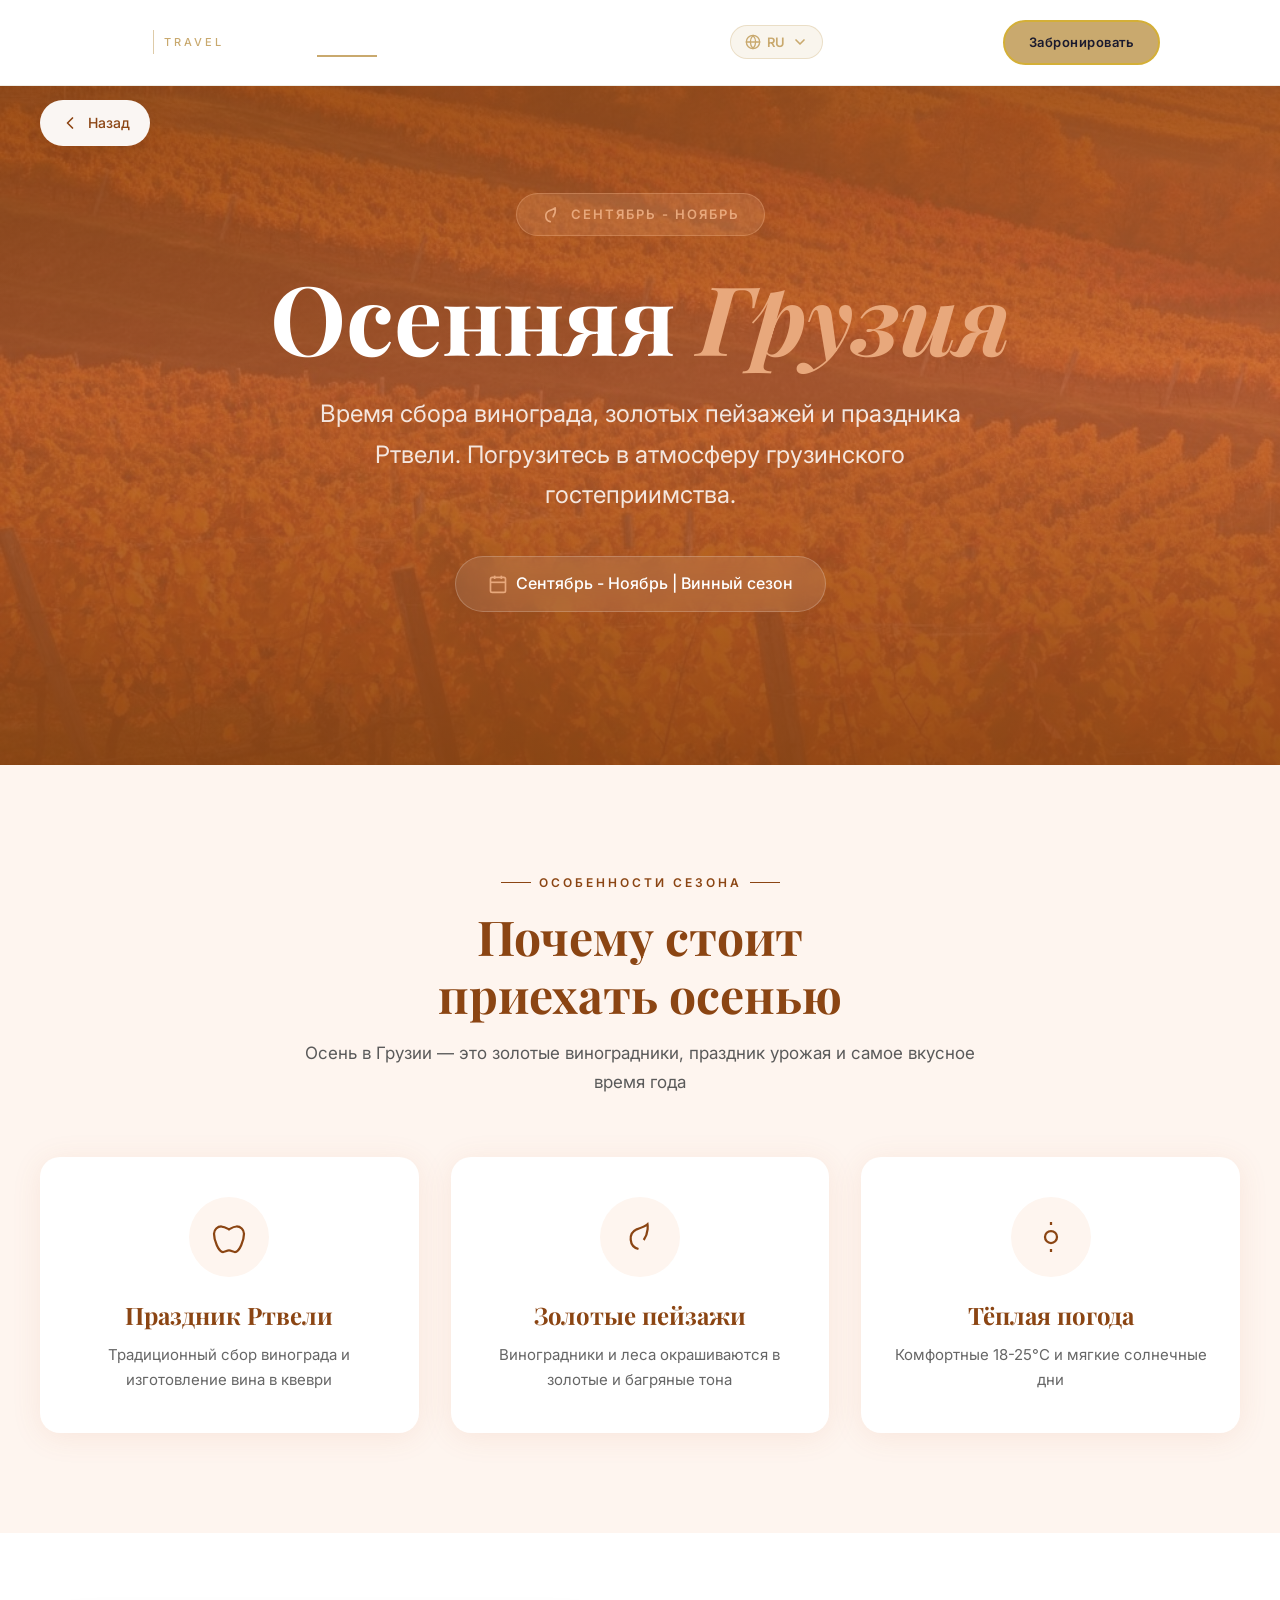
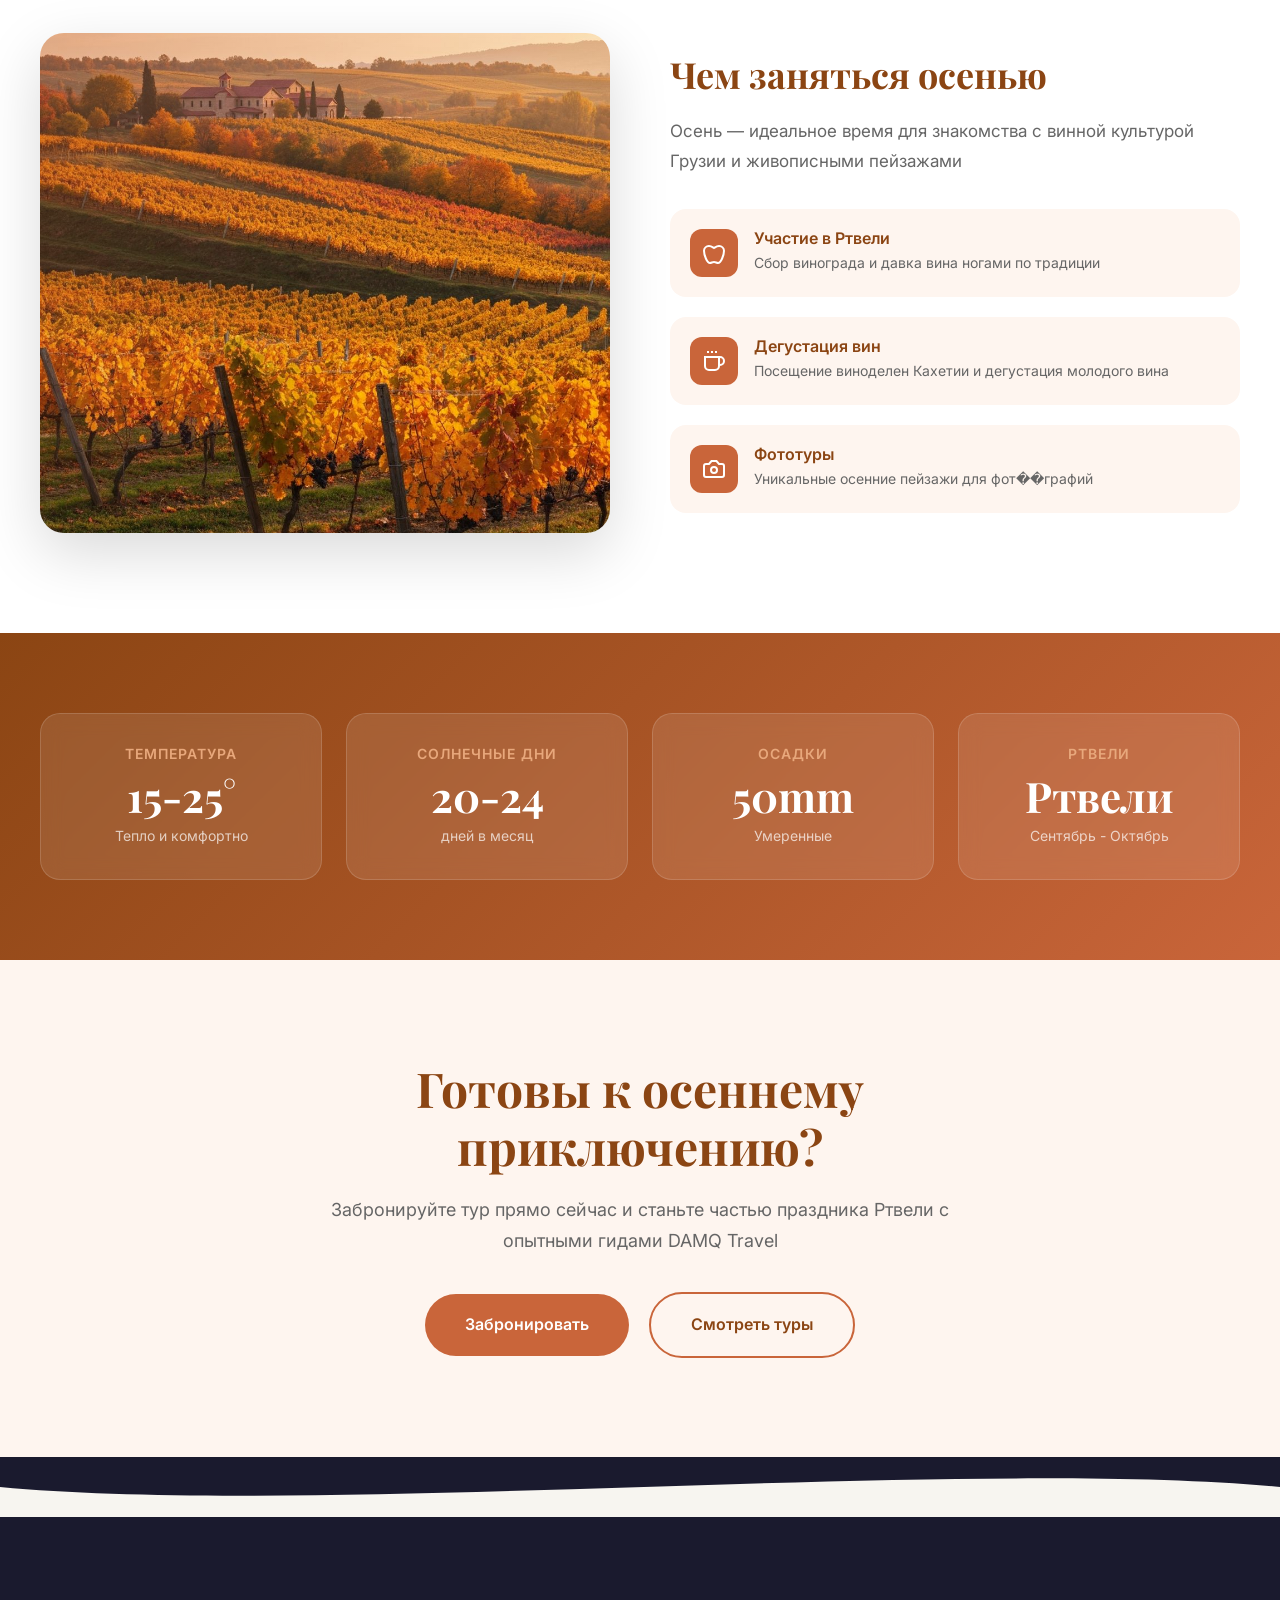
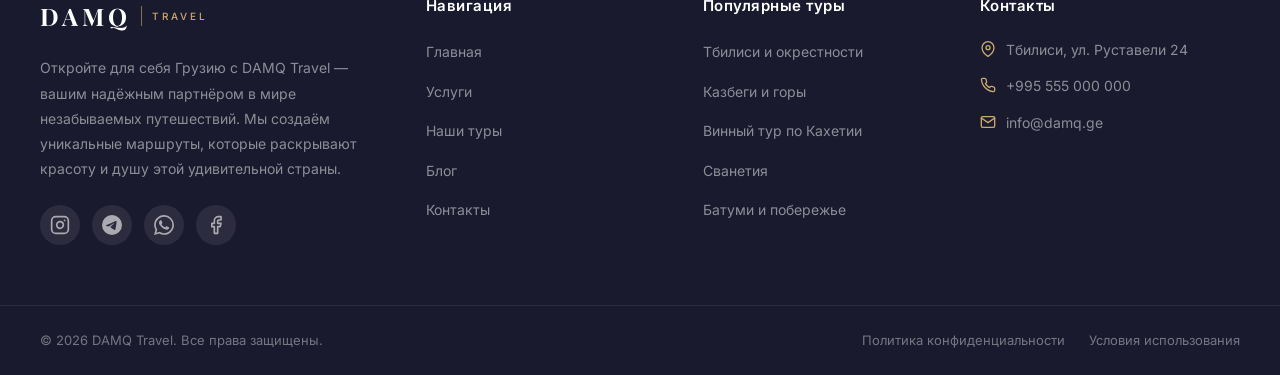
<file: season-autumn.html>
<!DOCTYPE html>
<html lang="ru">
<head>
  <meta charset="UTF-8">
  <meta name="viewport" content="width=device-width, initial-scale=1.0">
  <title>Осень в Грузии | DAMQ Travel</title>
  <meta name="description" content="Осенняя Грузия - винный сезон Ртвели, золотые виноградники и теплые закаты">
  <link rel="preconnect" href="https://fonts.googleapis.com">
  <link rel="preconnect" href="https://fonts.gstatic.com" crossorigin>
  <link href="https://fonts.googleapis.com/css2?family=Playfair+Display:ital,wght@0,400;0,500;0,600;0,700;1,400;1,500&family=Inter:wght@300;400;500;600;700&display=swap" rel="stylesheet">
  <link rel="stylesheet" href="css/navbar.css">
  <link rel="stylesheet" href="css/styles.css">
  <style>
    :root {
      --season-primary: #c9653a;
      --season-light: #fef5ef;
      --season-accent: #e8a87c;
      --season-dark: #8b4513;
    }

    .season-hero {
      position: relative;
      min-height: 85vh;
      display: flex;
      align-items: center;
      justify-content: center;
      overflow: hidden;
      background: linear-gradient(135deg, var(--season-dark) 0%, var(--season-primary) 100%);
    }

    .season-hero-bg {
      position: absolute;
      inset: 0;
      z-index: 1;
    }

    .season-hero-bg img {
      width: 100%;
      height: 100%;
      object-fit: cover;
      opacity: 0.4;
    }

    .season-hero-overlay {
      position: absolute;
      inset: 0;
      background: linear-gradient(180deg, rgba(139,69,19,0.7) 0%, rgba(201,101,58,0.5) 50%, rgba(139,69,19,0.8) 100%);
      z-index: 2;
    }

    .season-hero-content {
      position: relative;
      z-index: 3;
      text-align: center;
      max-width: 900px;
      padding: 120px 40px 80px;
    }

    .season-badge {
      display: inline-flex;
      align-items: center;
      gap: 10px;
      padding: 10px 24px;
      background: rgba(232,168,124,0.2);
      border: 1px solid rgba(232,168,124,0.4);
      border-radius: 50px;
      color: var(--season-accent);
      font-size: 13px;
      font-weight: 600;
      letter-spacing: 2px;
      text-transform: uppercase;
      margin-bottom: 28px;
      animation: fadeUp 0.8s ease forwards;
    }

    .season-hero-title {
      font-family: 'Playfair Display', serif;
      font-size: clamp(48px, 8vw, 96px);
      font-weight: 700;
      color: #fff;
      line-height: 1.1;
      margin-bottom: 24px;
      animation: fadeUp 0.8s ease 0.2s backwards;
    }

    .season-hero-title em {
      font-style: italic;
      color: var(--season-accent);
    }

    .season-hero-subtitle {
      font-size: clamp(18px, 2.5vw, 24px);
      color: rgba(255,255,255,0.85);
      max-width: 700px;
      margin: 0 auto 40px;
      line-height: 1.7;
      animation: fadeUp 0.8s ease 0.4s backwards;
    }

    .season-months-badge {
      display: inline-flex;
      align-items: center;
      gap: 8px;
      padding: 14px 32px;
      background: rgba(255,255,255,0.1);
      backdrop-filter: blur(10px);
      border: 1px solid rgba(255,255,255,0.2);
      border-radius: 50px;
      color: #fff;
      font-size: 16px;
      font-weight: 500;
      animation: fadeUp 0.8s ease 0.6s backwards;
    }

    .season-months-badge svg { color: var(--season-accent); }

    @keyframes fadeUp {
      from { opacity: 0; transform: translateY(30px); }
      to { opacity: 1; transform: translateY(0); }
    }

    .season-highlights { padding: 100px 0; background: var(--season-light); }
    .season-container { max-width: 1340px; margin: 0 auto; padding: 0 40px; }
    .season-section-header { text-align: center; max-width: 700px; margin: 0 auto 60px; }
    .season-section-tag { display: inline-flex; align-items: center; gap: 8px; font-size: 12px; font-weight: 600; letter-spacing: 3px; text-transform: uppercase; color: var(--season-dark); margin-bottom: 16px; }
    .season-section-tag::before, .season-section-tag::after { content: ''; width: 30px; height: 1px; background: var(--season-dark); }
    .season-section-title { font-family: 'Playfair Display', serif; font-size: clamp(32px, 4vw, 48px); color: var(--season-dark); margin-bottom: 16px; }
    .season-section-subtitle { font-size: 17px; color: #5a5a5a; line-height: 1.7; }
    .highlights-grid { display: grid; grid-template-columns: repeat(3, 1fr); gap: 32px; }
    .highlight-card { background: #fff; border-radius: 20px; padding: 40px 32px; text-align: center; box-shadow: 0 4px 30px rgba(201,101,58,0.1); transition: all 0.35s ease; }
    .highlight-card:hover { transform: translateY(-8px); box-shadow: 0 20px 50px rgba(201,101,58,0.15); }
    .highlight-icon { width: 80px; height: 80px; margin: 0 auto 24px; display: flex; align-items: center; justify-content: center; background: var(--season-light); border-radius: 50%; color: var(--season-dark); }
    .highlight-card h3 { font-family: 'Playfair Display', serif; font-size: 24px; color: var(--season-dark); margin-bottom: 12px; }
    .highlight-card p { font-size: 15px; color: #666; line-height: 1.7; }

    .season-activities { padding: 100px 0; background: #fff; }
    .activities-grid { display: grid; grid-template-columns: 1fr 1fr; gap: 60px; align-items: center; }
    .activities-image { position: relative; border-radius: 24px; overflow: hidden; box-shadow: 0 20px 60px rgba(0,0,0,0.15); }
    .activities-image img { width: 100%; height: 500px; object-fit: cover; }
    .activities-image::after { content: ''; position: absolute; inset: 0; background: linear-gradient(135deg, rgba(201,101,58,0.3) 0%, transparent 60%); }
    .activities-content h3 { font-family: 'Playfair Display', serif; font-size: 36px; color: var(--season-dark); margin-bottom: 20px; }
    .activities-content > p { font-size: 17px; color: #666; line-height: 1.8; margin-bottom: 32px; }
    .activity-list { display: flex; flex-direction: column; gap: 20px; }
    .activity-item { display: flex; align-items: flex-start; gap: 16px; padding: 20px; background: var(--season-light); border-radius: 16px; transition: all 0.3s ease; }
    .activity-item:hover { background: #fff; box-shadow: 0 8px 30px rgba(201,101,58,0.12); }
    .activity-item-icon { width: 48px; height: 48px; min-width: 48px; display: flex; align-items: center; justify-content: center; background: var(--season-primary); border-radius: 12px; color: #fff; }
    .activity-item-text h4 { font-family: 'Inter', sans-serif; font-size: 16px; font-weight: 600; color: var(--season-dark); margin-bottom: 4px; }
    .activity-item-text p { font-size: 14px; color: #666; }

    .season-weather { padding: 80px 0; background: linear-gradient(135deg, var(--season-dark) 0%, var(--season-primary) 100%); }
    .weather-grid { display: grid; grid-template-columns: repeat(4, 1fr); gap: 24px; }
    .weather-card { background: rgba(255,255,255,0.1); backdrop-filter: blur(10px); border: 1px solid rgba(255,255,255,0.15); border-radius: 20px; padding: 32px 24px; text-align: center; transition: all 0.3s ease; }
    .weather-card:hover { background: rgba(255,255,255,0.15); transform: translateY(-4px); }
    .weather-card h4 { font-family: 'Inter', sans-serif; font-size: 14px; font-weight: 600; color: var(--season-accent); letter-spacing: 1px; text-transform: uppercase; margin-bottom: 12px; }
    .weather-value { font-family: 'Playfair Display', serif; font-size: 42px; font-weight: 700; color: #fff; line-height: 1; margin-bottom: 8px; }
    .weather-label { font-size: 14px; color: rgba(255,255,255,0.7); }

    .season-cta { padding: 100px 0; background: var(--season-light); text-align: center; }
    .cta-content { max-width: 700px; margin: 0 auto; }
    .cta-content h2 { font-family: 'Playfair Display', serif; font-size: clamp(32px, 4vw, 48px); color: var(--season-dark); margin-bottom: 20px; }
    .cta-content p { font-size: 18px; color: #666; margin-bottom: 36px; line-height: 1.7; }
    .btn-season { display: inline-flex; align-items: center; gap: 10px; padding: 18px 40px; background: var(--season-primary); color: #fff; font-size: 16px; font-weight: 600; border-radius: 50px; text-decoration: none; transition: all 0.35s ease; }
    .btn-season:hover { background: var(--season-dark); transform: translateY(-2px); box-shadow: 0 12px 35px rgba(201,101,58,0.3); }
    .btn-season-outline { background: transparent; border: 2px solid var(--season-primary); color: var(--season-dark); margin-left: 16px; }
    .btn-season-outline:hover { background: var(--season-primary); color: #fff; }

    .back-link { position: fixed; top: 100px; left: 40px; z-index: 100; display: flex; align-items: center; gap: 8px; padding: 12px 20px; background: rgba(255,255,255,0.95); backdrop-filter: blur(10px); border-radius: 50px; color: var(--season-dark); font-size: 14px; font-weight: 500; text-decoration: none; box-shadow: 0 4px 20px rgba(0,0,0,0.1); transition: all 0.3s ease; }
    .back-link:hover { background: var(--season-primary); color: #fff; transform: translateX(-4px); }

    @media (max-width: 1024px) { .highlights-grid { grid-template-columns: repeat(2, 1fr); } .weather-grid { grid-template-columns: repeat(2, 1fr); } .activities-grid { grid-template-columns: 1fr; gap: 40px; } }
    @media (max-width: 768px) { .season-hero-content { padding: 100px 24px 60px; } .highlights-grid { grid-template-columns: 1fr; } .weather-grid { grid-template-columns: 1fr 1fr; } .back-link { top: auto; bottom: 24px; left: 24px; } .season-container { padding: 0 24px; } .btn-season-outline { margin-left: 0; margin-top: 16px; } }
  </style>
</head>
<body>
  <!-- Navbar placeholder -->
  <div id="navbar-placeholder"></div>
  
  <a href="home.html#seasons" class="back-link">
    <svg width="20" height="20" viewBox="0 0 24 24" fill="none" stroke="currentColor" stroke-width="2" stroke-linecap="round" stroke-linejoin="round"><path d="m15 18-6-6 6-6"/></svg>
    <span data-i18n="season.back">Назад</span>
  </a>

  <section class="season-hero">
    <div class="season-hero-bg">
      <img src="images/seasons/autumn.jpg" alt="Осень в Грузии">
    </div>
    <div class="season-hero-overlay"></div>
    <div class="season-hero-content">
      <div class="season-badge">
        <svg width="20" height="20" viewBox="0 0 24 24" fill="none" stroke="currentColor" stroke-width="2" stroke-linecap="round" stroke-linejoin="round">
          <path d="M11 20A7 7 0 0 1 9.8 6.9C15.5 4.9 17 3.5 17 3.5s1 5.5-2.5 10.5"/>
        </svg>
        <span data-i18n="seasons.autumn.months">Сентябрь - Ноябрь</span>
      </div>
      <h1 class="season-hero-title" data-i18n="season.autumn.hero.title">Осенняя <em>Грузия</em></h1>
      <p class="season-hero-subtitle" data-i18n="season.autumn.hero.subtitle">Время сбора винограда, золотых пейзажей и праздника Ртвели. Погрузитесь в атмосферу грузинского гостеприимства.</p>
      <div class="season-months-badge">
        <svg width="20" height="20" viewBox="0 0 24 24" fill="none" stroke="currentColor" stroke-width="2"><rect x="3" y="4" width="18" height="18" rx="2" ry="2"/><line x1="16" y1="2" x2="16" y2="6"/><line x1="8" y1="2" x2="8" y2="6"/><line x1="3" y1="10" x2="21" y2="10"/></svg>
        <span data-i18n="season.autumn.period">Сентябрь - Ноябрь | Винный сезон</span>
      </div>
    </div>
  </section>

  <section class="season-highlights">
    <div class="season-container">
      <div class="season-section-header">
        <div class="season-section-tag" data-i18n="season.highlights.tag">Особенности сезона</div>
        <h2 class="season-section-title" data-i18n="season.autumn.highlights.title">Почему стоит приехать осенью</h2>
        <p class="season-section-subtitle" data-i18n="season.autumn.highlights.subtitle">Осень в Грузии — это золотые виноградники, праздник урожая и самое вкусное время года</p>
      </div>
      <div class="highlights-grid">
        <div class="highlight-card">
          <div class="highlight-icon">
            <svg width="36" height="36" viewBox="0 0 24 24" fill="none" stroke="currentColor" stroke-width="1.5"><path d="M12 20.94c1.5 0 2.75 1.06 4 1.06 3 0 6-8 6-12.22A4.91 4.91 0 0 0 17 5c-2.22 0-4 1.44-5 2-1-.56-2.78-2-5-2a4.9 4.9 0 0 0-5 4.78C2 14 5 22 8 22c1.25 0 2.5-1.06 4-1.06Z"/></svg>
          </div>
          <h3 data-i18n="season.autumn.highlight1.title">Праздник Ртвели</h3>
          <p data-i18n="season.autumn.highlight1.desc">Традиционный сбор винограда и изготовление вина в квеври</p>
        </div>
        <div class="highlight-card">
          <div class="highlight-icon">
            <svg width="36" height="36" viewBox="0 0 24 24" fill="none" stroke="currentColor" stroke-width="1.5"><path d="M11 20A7 7 0 0 1 9.8 6.9C15.5 4.9 17 3.5 17 3.5s1 5.5-2.5 10.5"/></svg>
          </div>
          <h3 data-i18n="season.autumn.highlight2.title">Золотые пейзажи</h3>
          <p data-i18n="season.autumn.highlight2.desc">Виноградники и леса окрашиваются в золотые и багряные тона</p>
        </div>
        <div class="highlight-card">
          <div class="highlight-icon">
            <svg width="36" height="36" viewBox="0 0 24 24" fill="none" stroke="currentColor" stroke-width="1.5"><circle cx="12" cy="12" r="4"/><path d="M12 2v2"/><path d="M12 20v2"/></svg>
          </div>
          <h3 data-i18n="season.autumn.highlight3.title">Тёплая погода</h3>
          <p data-i18n="season.autumn.highlight3.desc">Комфортные 18-25°C и мягкие солнечные дни</p>
        </div>
      </div>
    </div>
  </section>

  <section class="season-activities">
    <div class="season-container">
      <div class="activities-grid">
        <div class="activities-image">
          <img src="images/seasons/autumn.jpg" alt="Осенние активности в Грузии">
        </div>
        <div class="activities-content">
          <h3 data-i18n="season.autumn.activities.title">Чем заняться осенью</h3>
          <p data-i18n="season.autumn.activities.desc">Осень — идеальное время для знакомства с винной культурой Грузии и живописными пейзажами</p>
          <div class="activity-list">
            <div class="activity-item">
              <div class="activity-item-icon">
                <svg width="24" height="24" viewBox="0 0 24 24" fill="none" stroke="currentColor" stroke-width="2"><path d="M12 20.94c1.5 0 2.75 1.06 4 1.06 3 0 6-8 6-12.22A4.91 4.91 0 0 0 17 5c-2.22 0-4 1.44-5 2-1-.56-2.78-2-5-2a4.9 4.9 0 0 0-5 4.78C2 14 5 22 8 22c1.25 0 2.5-1.06 4-1.06Z"/></svg>
              </div>
              <div class="activity-item-text">
                <h4 data-i18n="season.autumn.activity1.title">Участие в Ртвели</h4>
                <p data-i18n="season.autumn.activity1.desc">Сбор винограда и давка вина ногами по традиции</p>
              </div>
            </div>
            <div class="activity-item">
              <div class="activity-item-icon">
                <svg width="24" height="24" viewBox="0 0 24 24" fill="none" stroke="currentColor" stroke-width="2"><path d="M17 8h1a4 4 0 1 1 0 8h-1"/><path d="M3 8h14v9a4 4 0 0 1-4 4H7a4 4 0 0 1-4-4Z"/><line x1="6" x2="6" y1="2" y2="4"/><line x1="10" x2="10" y1="2" y2="4"/><line x1="14" x2="14" y1="2" y2="4"/></svg>
              </div>
              <div class="activity-item-text">
                <h4 data-i18n="season.autumn.activity2.title">Дегустация вин</h4>
                <p data-i18n="season.autumn.activity2.desc">Посещение виноделен Кахетии и дегустация молодого вина</p>
              </div>
            </div>
            <div class="activity-item">
              <div class="activity-item-icon">
                <svg width="24" height="24" viewBox="0 0 24 24" fill="none" stroke="currentColor" stroke-width="2"><path d="M14.5 4h-5L7 7H4a2 2 0 0 0-2 2v9a2 2 0 0 0 2 2h16a2 2 0 0 0 2-2V9a2 2 0 0 0-2-2h-3l-2.5-3z"/><circle cx="12" cy="13" r="3"/></svg>
              </div>
              <div class="activity-item-text">
                <h4 data-i18n="season.autumn.activity3.title">Фототуры</h4>
                <p data-i18n="season.autumn.activity3.desc">Уникальные осенние пейзажи для фотографий</p>
              </div>
            </div>
          </div>
        </div>
      </div>
    </div>
  </section>

  <section class="season-weather">
    <div class="season-container">
      <div class="weather-grid">
        <div class="weather-card">
          <h4 data-i18n="season.weather.temp">Температура</h4>
          <div class="weather-value">15-25°</div>
          <div class="weather-label" data-i18n="season.autumn.weather.temp">Тепло и комфортно</div>
        </div>
        <div class="weather-card">
          <h4 data-i18n="season.weather.sunny">Солнечные дни</h4>
          <div class="weather-value">20-24</div>
          <div class="weather-label" data-i18n="season.weather.permonth">дней в месяц</div>
        </div>
        <div class="weather-card">
          <h4 data-i18n="season.weather.rain">Осадки</h4>
          <div class="weather-value">50mm</div>
          <div class="weather-label" data-i18n="season.weather.moderate">Умеренные</div>
        </div>
        <div class="weather-card">
          <h4 data-i18n="season.autumn.weather.harvest">Сезон урожая</h4>
          <div class="weather-value" data-i18n="season.autumn.weather.harvest">Ртвели</div>
          <div class="weather-label" data-i18n="season.autumn.weather.wine">Сентябрь - Октябрь</div>
        </div>
      </div>
    </div>
  </section>

  <section class="season-cta">
    <div class="season-container">
      <div class="cta-content">
        <h2 data-i18n="season.autumn.cta.title">Готовы к осеннему приключению?</h2>
        <p data-i18n="season.autumn.cta.desc">Забронируйте тур прямо сейчас и станьте частью праздника Ртвели с опытными гидами DAMQ Travel</p>
        <div>
          <a href="contact.html" class="btn-season" data-i18n="nav.book">Забронировать</a>
          <a href="services.html" class="btn-season btn-season-outline" data-i18n="season.cta.tours">Смотреть туры</a>
        </div>
      </div>
    </div>
  </section>

  <div id="footer-placeholder"><footer class="footer">
  <div class="footer-wave">
    <svg viewBox="0 0 1440 120" preserveAspectRatio="none">
      <path d="M0,60 C360,120 1080,0 1440,60 L1440,120 L0,120 Z" fill="currentColor"/>
    </svg>
  </div>
  <div class="footer-main">
    <div class="footer-container">
      <div class="footer-grid">
        <div class="footer-brand">
          <a href="home.html" class="footer-logo">
            <span class="logo-text">DAMQ</span>
            <span class="logo-divider"></span>
            <span class="logo-sub">TRAVEL</span>
          </a>
          <p class="footer-desc" data-i18n="footer.desc">Откройте для себя Грузию с DAMQ Travel — вашим надёжным партнёром в мире незабываемых путешествий.</p>
          <div class="footer-socials">
            <a href="#" class="social-link" aria-label="Instagram"><svg width="20" height="20" viewBox="0 0 24 24" fill="none" stroke="currentColor" stroke-width="2" stroke-linecap="round" stroke-linejoin="round"><rect x="2" y="2" width="20" height="20" rx="5" ry="5"/><path d="M16 11.37A4 4 0 1 1 12.63 8 4 4 0 0 1 16 11.37z"/><line x1="17.5" y1="6.5" x2="17.51" y2="6.5"/></svg></a>
            <a href="#" class="social-link" aria-label="Telegram"><svg width="20" height="20" viewBox="0 0 24 24" fill="currentColor"><path d="M11.944 0A12 12 0 0 0 0 12a12 12 0 0 0 12 12 12 12 0 0 0 12-12A12 12 0 0 0 12 0a12 12 0 0 0-.056 0zm4.962 7.224c.1-.002.321.023.465.14a.506.506 0 0 1 .171.325c.016.093.036.306.02.472-.18 1.898-.962 6.502-1.36 8.627-.168.9-.499 1.201-.82 1.23-.696.065-1.225-.46-1.9-.902-1.056-.693-1.653-1.124-2.678-1.8-1.185-.78-.417-1.21.258-1.91.177-.184 3.247-2.977 3.307-3.23.007-.032.014-.15-.056-.212s-.174-.041-.249-.024c-.106.024-1.793 1.14-5.061 3.345-.479.33-.913.49-1.302.48-.428-.008-1.252-.241-1.865-.44-.752-.245-1.349-.374-1.297-.789.027-.216.325-.437.893-.663 3.498-1.524 5.83-2.529 6.998-3.014 3.332-1.386 4.025-1.627 4.476-1.635z"/></svg></a>
            <a href="#" class="social-link" aria-label="WhatsApp"><svg width="20" height="20" viewBox="0 0 24 24" fill="currentColor"><path d="M17.472 14.382c-.297-.149-1.758-.867-2.03-.967-.273-.099-.471-.148-.67.15-.197.297-.767.966-.94 1.164-.173.199-.347.223-.644.075-.297-.15-1.255-.463-2.39-1.475-.883-.788-1.48-1.761-1.653-2.059-.173-.297-.018-.458.13-.606.134-.133.298-.347.446-.52.149-.174.198-.298.298-.497.099-.198.05-.371-.025-.52-.075-.149-.669-1.612-.916-2.207-.242-.579-.487-.5-.669-.51-.173-.008-.371-.01-.57-.01-.198 0-.52.074-.792.372-.272.297-1.04 1.016-1.04 2.479 0 1.462 1.065 2.875 1.213 3.074.149.198 2.096 3.2 5.077 4.487.709.306 1.262.489 1.694.625.712.227 1.36.195 1.871.118.571-.085 1.758-.719 2.006-1.413.248-.694.248-1.289.173-1.413-.074-.124-.272-.198-.57-.347m-5.421 7.403h-.004a9.87 9.87 0 01-5.031-1.378l-.361-.214-3.741.982.998-3.648-.235-.374a9.86 9.86 0 01-1.51-5.26c.001-5.45 4.436-9.884 9.888-9.884 2.64 0 5.122 1.03 6.988 2.898a9.825 9.825 0 012.893 6.994c-.003 5.45-4.437 9.884-9.885 9.884m8.413-18.297A11.815 11.815 0 0012.05 0C5.495 0 .16 5.335.157 11.892c0 2.096.547 4.142 1.588 5.945L.057 24l6.305-1.654a11.882 11.882 0 005.683 1.448h.005c6.554 0 11.89-5.335 11.893-11.893a11.821 11.821 0 00-3.48-8.413z"/></svg></a>
            <a href="#" class="social-link" aria-label="Facebook"><svg width="20" height="20" viewBox="0 0 24 24" fill="none" stroke="currentColor" stroke-width="2" stroke-linecap="round" stroke-linejoin="round"><path d="M18 2h-3a5 5 0 0 0-5 5v3H7v4h3v8h4v-8h3l1-4h-4V7a1 1 0 0 1 1-1h3z"/></svg></a>
          </div>
        </div>
        <div class="footer-col">
          <h4 class="footer-heading" data-i18n="footer.nav">Навигация</h4>
          <ul class="footer-list">
            <li><a href="home.html" data-i18n="nav.home">Главная</a></li>
            <li><a href="services.html" data-i18n="nav.services">Услуги</a></li>
            <li><a href="home.html#tours" data-i18n="tours.tag">Наши туры</a></li>
            <li><a href="blog.html" data-i18n="nav.blog">Блог</a></li>
            <li><a href="contact.html" data-i18n="nav.contacts">Контакты</a></li>
          </ul>
        </div>
        <div class="footer-col">
          <h4 class="footer-heading" data-i18n="footer.popular">Популярные туры</h4>
          <ul class="footer-list">
            <li><a href="home.html#tours" data-i18n="footer.tour.tbilisi">Тбилиси и окрестности</a></li>
            <li><a href="home.html#tours" data-i18n="footer.tour.kazbegi">Казбеги и горы</a></li>
            <li><a href="home.html#tours" data-i18n="footer.tour.wine">Винный тур по Кахетии</a></li>
            <li><a href="home.html#tours" data-i18n="footer.tour.svaneti">Сванетия</a></li>
            <li><a href="home.html#tours" data-i18n="footer.tour.batumi">Батуми и побережье</a></li>
          </ul>
        </div>
        <div class="footer-col">
          <h4 class="footer-heading" data-i18n="footer.contacts">Контакты</h4>
          <ul class="footer-list footer-contacts">
            <li><svg width="16" height="16" viewBox="0 0 24 24" fill="none" stroke="currentColor" stroke-width="2" stroke-linecap="round" stroke-linejoin="round"><path d="M21 10c0 7-9 13-9 13s-9-6-9-13a9 9 0 0 1 18 0z"/><circle cx="12" cy="10" r="3"/></svg><span>Тбилиси, ул. Руставели 24</span></li>
            <li><svg width="16" height="16" viewBox="0 0 24 24" fill="none" stroke="currentColor" stroke-width="2" stroke-linecap="round" stroke-linejoin="round"><path d="M22 16.92v3a2 2 0 0 1-2.18 2 19.79 19.79 0 0 1-8.63-3.07 19.5 19.5 0 0 1-6-6 19.79 19.79 0 0 1-3.07-8.67A2 2 0 0 1 4.11 2h3a2 2 0 0 1 2 1.72 12.84 12.84 0 0 0 .7 2.81 2 2 0 0 1-.45 2.11L8.09 9.91a16 16 0 0 0 6 6l1.27-1.27a2 2 0 0 1 2.11-.45 12.84 12.84 0 0 0 2.81.7A2 2 0 0 1 22 16.92z"/></svg><a href="tel:+995555000000">+995 555 000 000</a></li>
            <li><svg width="16" height="16" viewBox="0 0 24 24" fill="none" stroke="currentColor" stroke-width="2" stroke-linecap="round" stroke-linejoin="round"><path d="M4 4h16c1.1 0 2 .9 2 2v12c0 1.1-.9 2-2 2H4c-1.1 0-2-.9-2-2V6c0-1.1.9-2 2-2z"/><polyline points="22,6 12,13 2,6"/></svg><a href="mailto:info@damq.ge">info@damq.ge</a></li>
          </ul>
        </div>
      </div>
    </div>
  </div>
  <div class="footer-bottom">
    <div class="footer-container">
      <div class="footer-bottom-inner">
        <p>&copy; 2026 <span data-i18n="footer.copyright">DAMQ Travel. Все права защищены.</span></p>
        <div class="footer-legal">
          <a href="#" data-i18n="footer.privacy">Политика конфиденциальности</a>
          <a href="#" data-i18n="footer.terms">Условия использования</a>
        </div>
      </div>
    </div>
  </div>
</footer></div>

  <script src="js/translations.js"></script>
  <script src="js/main.js"></script>
</body>
</html>
</file>
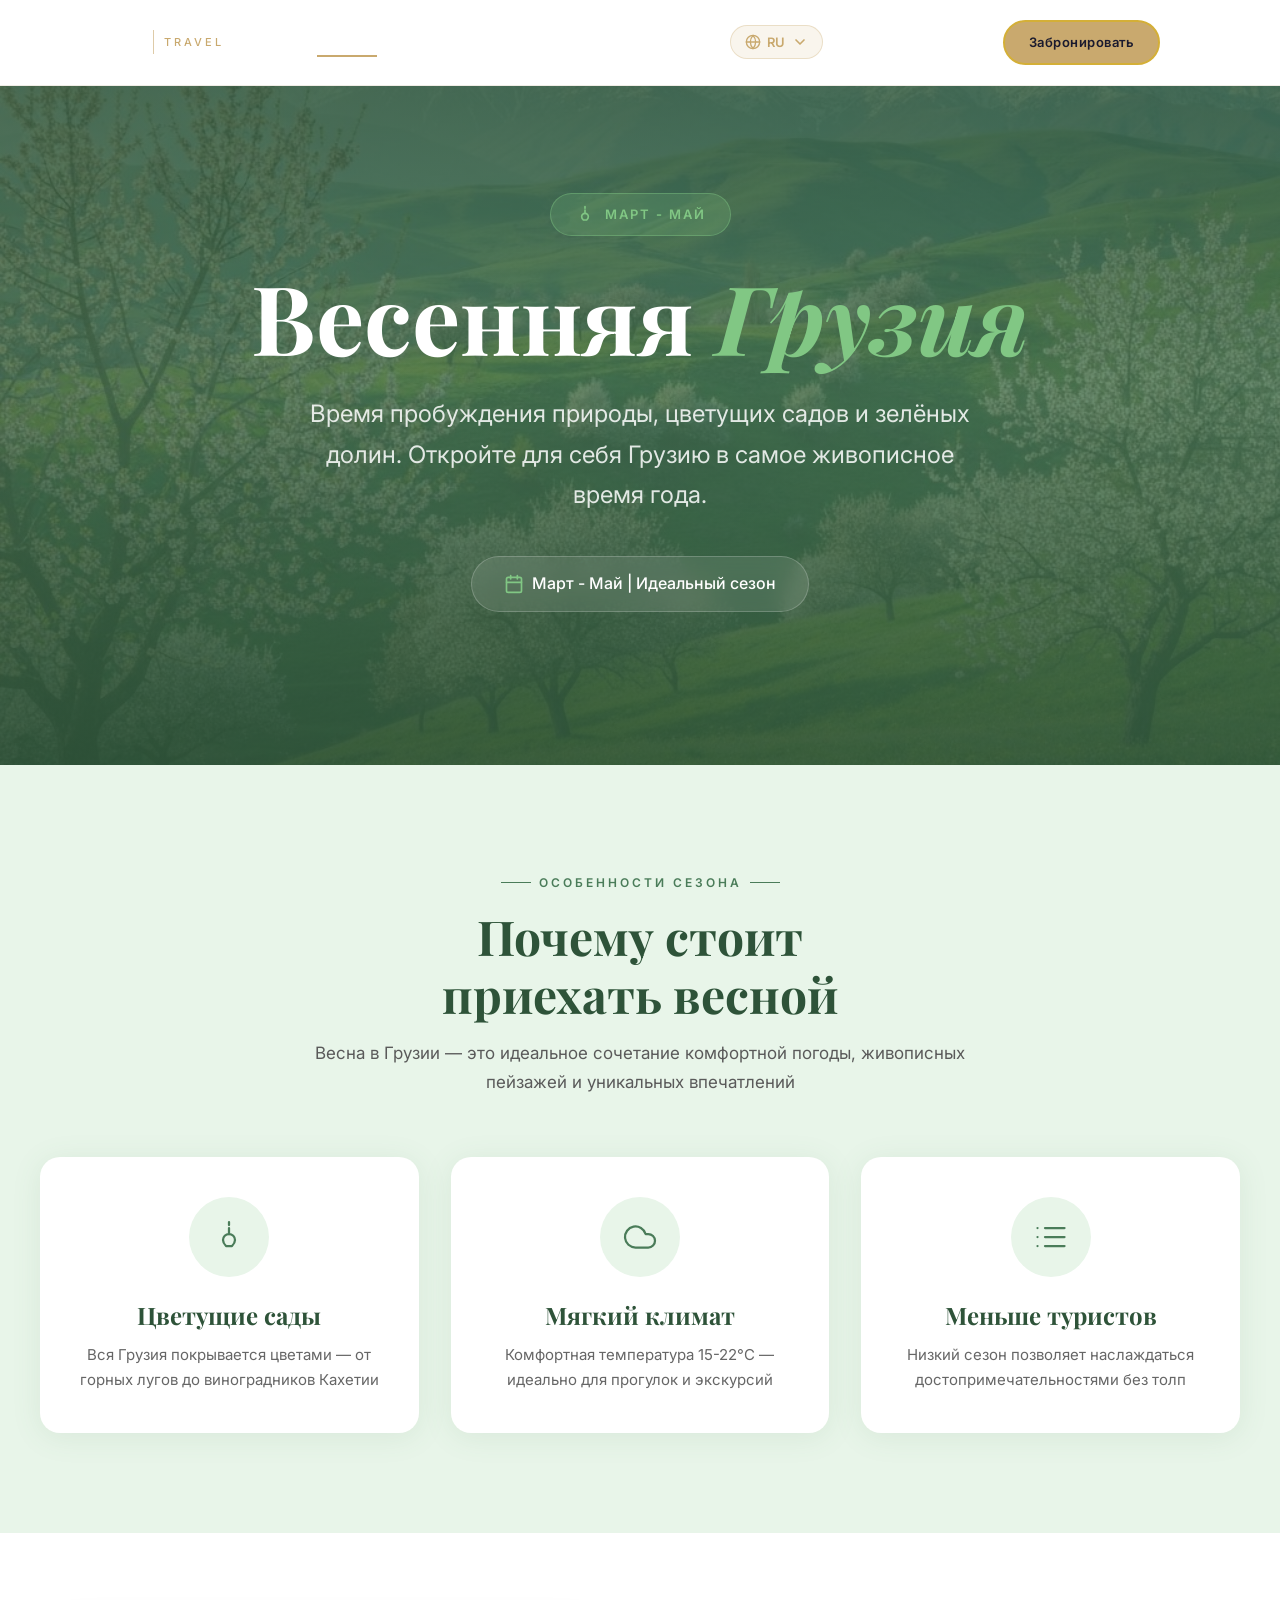
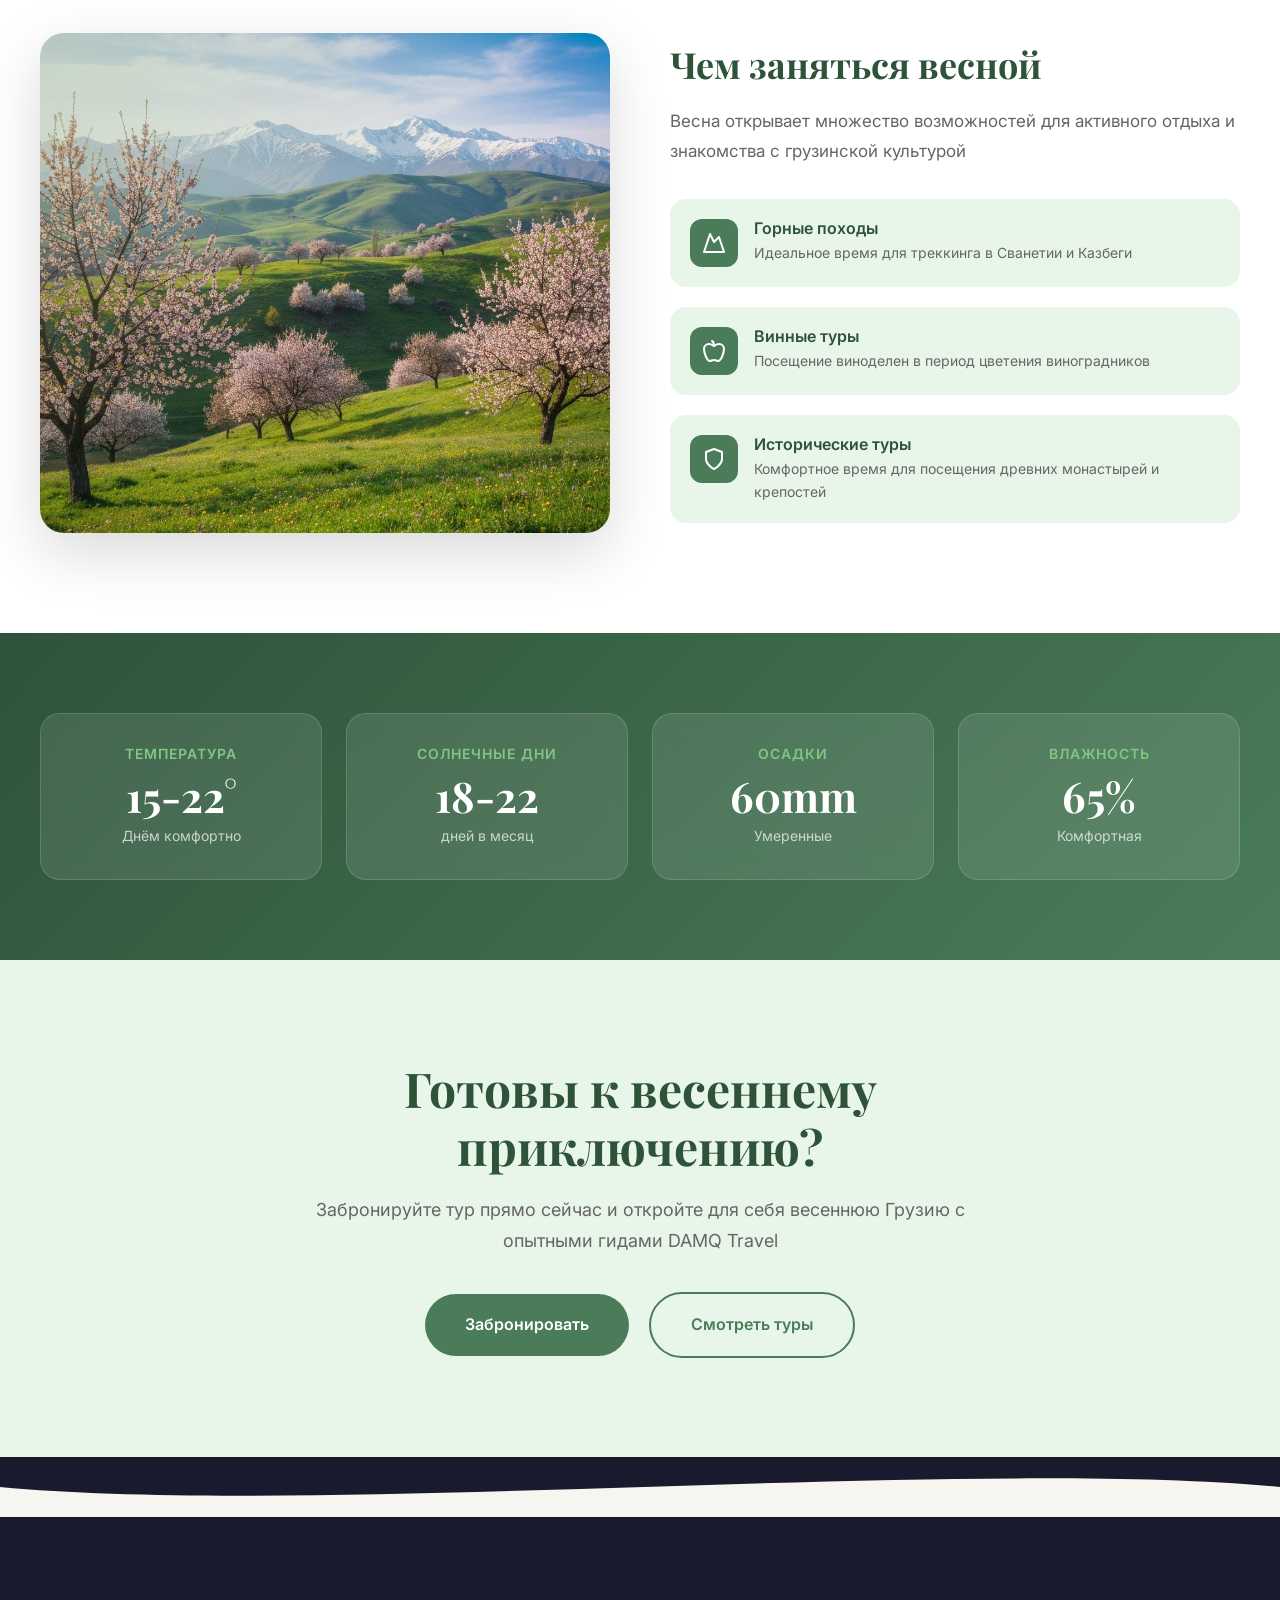
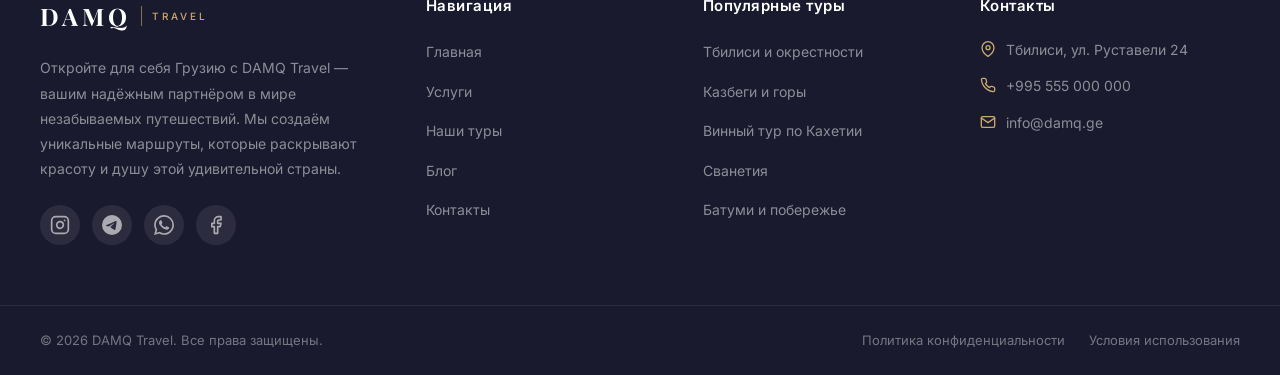
<file: season-spring.html>
<!DOCTYPE html>
<html lang="ru">
<head>
  <meta charset="UTF-8">
  <meta name="viewport" content="width=device-width, initial-scale=1.0">
  <title>Весна в Грузии | DAMQ Travel</title>
  <meta name="description" content="Откройте весеннюю Грузию - цветущие сады, зелёные долины и идеальная погода для путешествий">
  <link rel="preconnect" href="https://fonts.googleapis.com">
  <link rel="preconnect" href="https://fonts.gstatic.com" crossorigin>
  <link href="https://fonts.googleapis.com/css2?family=Playfair+Display:ital,wght@0,400;0,500;0,600;0,700;1,400;1,500&family=Inter:wght@300;400;500;600;700&display=swap" rel="stylesheet">
  <link rel="stylesheet" href="css/navbar.css">
  <link rel="stylesheet" href="css/styles.css">
  <style>
    :root {
      --season-primary: #4a7c59;
      --season-light: #e8f5e9;
      --season-accent: #81c784;
      --season-dark: #2e5339;
    }

    .season-hero {
      position: relative;
      min-height: 85vh;
      display: flex;
      align-items: center;
      justify-content: center;
      overflow: hidden;
      background: linear-gradient(135deg, var(--season-dark) 0%, var(--season-primary) 100%);
    }

    .season-hero-bg {
      position: absolute;
      inset: 0;
      z-index: 1;
    }

    .season-hero-bg img {
      width: 100%;
      height: 100%;
      object-fit: cover;
      opacity: 0.4;
    }

    .season-hero-overlay {
      position: absolute;
      inset: 0;
      background: linear-gradient(180deg, rgba(46,83,57,0.7) 0%, rgba(74,124,89,0.5) 50%, rgba(46,83,57,0.8) 100%);
      z-index: 2;
    }

    .season-hero-content {
      position: relative;
      z-index: 3;
      text-align: center;
      max-width: 900px;
      padding: 120px 40px 80px;
    }

    .season-badge {
      display: inline-flex;
      align-items: center;
      gap: 10px;
      padding: 10px 24px;
      background: rgba(129,199,132,0.2);
      border: 1px solid rgba(129,199,132,0.4);
      border-radius: 50px;
      color: var(--season-accent);
      font-size: 13px;
      font-weight: 600;
      letter-spacing: 2px;
      text-transform: uppercase;
      margin-bottom: 28px;
      animation: fadeUp 0.8s ease forwards;
    }

    .season-hero-title {
      font-family: 'Playfair Display', serif;
      font-size: clamp(48px, 8vw, 96px);
      font-weight: 700;
      color: #fff;
      line-height: 1.1;
      margin-bottom: 24px;
      animation: fadeUp 0.8s ease 0.2s backwards;
    }

    .season-hero-title em {
      font-style: italic;
      color: var(--season-accent);
    }

    .season-hero-subtitle {
      font-size: clamp(18px, 2.5vw, 24px);
      color: rgba(255,255,255,0.85);
      max-width: 700px;
      margin: 0 auto 40px;
      line-height: 1.7;
      animation: fadeUp 0.8s ease 0.4s backwards;
    }

    .season-months-badge {
      display: inline-flex;
      align-items: center;
      gap: 8px;
      padding: 14px 32px;
      background: rgba(255,255,255,0.1);
      backdrop-filter: blur(10px);
      border: 1px solid rgba(255,255,255,0.2);
      border-radius: 50px;
      color: #fff;
      font-size: 16px;
      font-weight: 500;
      animation: fadeUp 0.8s ease 0.6s backwards;
    }

    .season-months-badge svg {
      color: var(--season-accent);
    }

    @keyframes fadeUp {
      from { opacity: 0; transform: translateY(30px); }
      to { opacity: 1; transform: translateY(0); }
    }

    /* Highlights Section */
    .season-highlights {
      padding: 100px 0;
      background: var(--season-light);
    }

    .season-container {
      max-width: 1340px;
      margin: 0 auto;
      padding: 0 40px;
    }

    .season-section-header {
      text-align: center;
      max-width: 700px;
      margin: 0 auto 60px;
    }

    .season-section-tag {
      display: inline-flex;
      align-items: center;
      gap: 8px;
      font-size: 12px;
      font-weight: 600;
      letter-spacing: 3px;
      text-transform: uppercase;
      color: var(--season-primary);
      margin-bottom: 16px;
    }

    .season-section-tag::before,
    .season-section-tag::after {
      content: '';
      width: 30px;
      height: 1px;
      background: var(--season-primary);
    }

    .season-section-title {
      font-family: 'Playfair Display', serif;
      font-size: clamp(32px, 4vw, 48px);
      color: var(--season-dark);
      margin-bottom: 16px;
    }

    .season-section-subtitle {
      font-size: 17px;
      color: #5a5a5a;
      line-height: 1.7;
    }

    .highlights-grid {
      display: grid;
      grid-template-columns: repeat(3, 1fr);
      gap: 32px;
    }

    .highlight-card {
      background: #fff;
      border-radius: 20px;
      padding: 40px 32px;
      text-align: center;
      box-shadow: 0 4px 30px rgba(74,124,89,0.1);
      transition: all 0.35s ease;
    }

    .highlight-card:hover {
      transform: translateY(-8px);
      box-shadow: 0 20px 50px rgba(74,124,89,0.15);
    }

    .highlight-icon {
      width: 80px;
      height: 80px;
      margin: 0 auto 24px;
      display: flex;
      align-items: center;
      justify-content: center;
      background: var(--season-light);
      border-radius: 50%;
      color: var(--season-primary);
    }

    .highlight-card h3 {
      font-family: 'Playfair Display', serif;
      font-size: 24px;
      color: var(--season-dark);
      margin-bottom: 12px;
    }

    .highlight-card p {
      font-size: 15px;
      color: #666;
      line-height: 1.7;
    }

    /* Activities Section */
    .season-activities {
      padding: 100px 0;
      background: #fff;
    }

    .activities-grid {
      display: grid;
      grid-template-columns: 1fr 1fr;
      gap: 60px;
      align-items: center;
    }

    .activities-image {
      position: relative;
      border-radius: 24px;
      overflow: hidden;
      box-shadow: 0 20px 60px rgba(0,0,0,0.15);
    }

    .activities-image img {
      width: 100%;
      height: 500px;
      object-fit: cover;
    }

    .activities-image::after {
      content: '';
      position: absolute;
      inset: 0;
      background: linear-gradient(135deg, rgba(74,124,89,0.3) 0%, transparent 60%);
    }

    .activities-content h3 {
      font-family: 'Playfair Display', serif;
      font-size: 36px;
      color: var(--season-dark);
      margin-bottom: 20px;
    }

    .activities-content > p {
      font-size: 17px;
      color: #666;
      line-height: 1.8;
      margin-bottom: 32px;
    }

    .activity-list {
      display: flex;
      flex-direction: column;
      gap: 20px;
    }

    .activity-item {
      display: flex;
      align-items: flex-start;
      gap: 16px;
      padding: 20px;
      background: var(--season-light);
      border-radius: 16px;
      transition: all 0.3s ease;
    }

    .activity-item:hover {
      background: #fff;
      box-shadow: 0 8px 30px rgba(74,124,89,0.12);
    }

    .activity-item-icon {
      width: 48px;
      height: 48px;
      min-width: 48px;
      display: flex;
      align-items: center;
      justify-content: center;
      background: var(--season-primary);
      border-radius: 12px;
      color: #fff;
    }

    .activity-item-text h4 {
      font-family: 'Inter', sans-serif;
      font-size: 16px;
      font-weight: 600;
      color: var(--season-dark);
      margin-bottom: 4px;
    }

    .activity-item-text p {
      font-size: 14px;
      color: #666;
    }

    /* Weather Section */
    .season-weather {
      padding: 80px 0;
      background: linear-gradient(135deg, var(--season-dark) 0%, var(--season-primary) 100%);
    }

    .weather-grid {
      display: grid;
      grid-template-columns: repeat(4, 1fr);
      gap: 24px;
    }

    .weather-card {
      background: rgba(255,255,255,0.1);
      backdrop-filter: blur(10px);
      border: 1px solid rgba(255,255,255,0.15);
      border-radius: 20px;
      padding: 32px 24px;
      text-align: center;
      transition: all 0.3s ease;
    }

    .weather-card:hover {
      background: rgba(255,255,255,0.15);
      transform: translateY(-4px);
    }

    .weather-card h4 {
      font-family: 'Inter', sans-serif;
      font-size: 14px;
      font-weight: 600;
      color: var(--season-accent);
      letter-spacing: 1px;
      text-transform: uppercase;
      margin-bottom: 12px;
    }

    .weather-value {
      font-family: 'Playfair Display', serif;
      font-size: 42px;
      font-weight: 700;
      color: #fff;
      line-height: 1;
      margin-bottom: 8px;
    }

    .weather-label {
      font-size: 14px;
      color: rgba(255,255,255,0.7);
    }

    /* CTA Section */
    .season-cta {
      padding: 100px 0;
      background: var(--season-light);
      text-align: center;
    }

    .cta-content {
      max-width: 700px;
      margin: 0 auto;
    }

    .cta-content h2 {
      font-family: 'Playfair Display', serif;
      font-size: clamp(32px, 4vw, 48px);
      color: var(--season-dark);
      margin-bottom: 20px;
    }

    .cta-content p {
      font-size: 18px;
      color: #666;
      margin-bottom: 36px;
      line-height: 1.7;
    }

    .btn-season {
      display: inline-flex;
      align-items: center;
      gap: 10px;
      padding: 18px 40px;
      background: var(--season-primary);
      color: #fff;
      font-size: 16px;
      font-weight: 600;
      border-radius: 50px;
      text-decoration: none;
      transition: all 0.35s ease;
    }

    .btn-season:hover {
      background: var(--season-dark);
      transform: translateY(-2px);
      box-shadow: 0 12px 35px rgba(74,124,89,0.3);
    }

    .btn-season-outline {
      background: transparent;
      border: 2px solid var(--season-primary);
      color: var(--season-primary);
      margin-left: 16px;
    }

    .btn-season-outline:hover {
      background: var(--season-primary);
      color: #fff;
    }

    /* Back Link */
    .back-link {
      position: fixed;
      top: 100px;
      left: 40px;
      z-index: 100;
      display: flex;
      align-items: center;
      gap: 8px;
      padding: 12px 20px;
      background: rgba(255,255,255,0.95);
      backdrop-filter: blur(10px);
      border-radius: 50px;
      color: var(--season-dark);
      font-size: 14px;
      font-weight: 500;
      text-decoration: none;
      box-shadow: 0 4px 20px rgba(0,0,0,0.1);
      transition: all 0.3s ease;
    }

    .back-link:hover {
      background: var(--season-primary);
      color: #fff;
      transform: translateX(-4px);
    }

    /* Responsive */
    @media (max-width: 1024px) {
      .highlights-grid {
        grid-template-columns: repeat(2, 1fr);
      }
      .weather-grid {
        grid-template-columns: repeat(2, 1fr);
      }
      .activities-grid {
        grid-template-columns: 1fr;
        gap: 40px;
      }
    }

    @media (max-width: 768px) {
      .season-hero-content {
        padding: 100px 24px 60px;
      }
      .highlights-grid {
        grid-template-columns: 1fr;
      }
      .weather-grid {
        grid-template-columns: 1fr 1fr;
      }
      .back-link {
        top: auto;
        bottom: 24px;
        left: 24px;
      }
      .season-container {
        padding: 0 24px;
      }
      .btn-season-outline {
        margin-left: 0;
        margin-top: 16px;
      }
    }
  </style>
</head>
<body>
<!-- Navbar placeholder -->
  <div id="navbar-placeholder"></div>

  <!-- Hero Section -->
  <section class="season-hero">
    <div class="season-hero-bg">
      <img src="images/seasons/spring.jpg" alt="Весна в Грузии">
    </div>
    <div class="season-hero-overlay"></div>
    <div class="season-hero-content">
      <div class="season-badge">
        <svg width="20" height="20" viewBox="0 0 24 24" fill="none" stroke="currentColor" stroke-width="2" stroke-linecap="round" stroke-linejoin="round">
          <path d="M12 10a4 4 0 0 0-4 4c0 2 1 3 2 4h4c1-1 2-2 2-4a4 4 0 0 0-4-4z"/>
          <path d="M12 2v2"/><path d="M12 10V6"/>
        </svg>
        <span data-i18n="seasons.spring.months">Март - Май</span>
      </div>
      <h1 class="season-hero-title" data-i18n="season.spring.hero.title">Весенняя <em>Грузия</em></h1>
      <p class="season-hero-subtitle" data-i18n="season.spring.hero.subtitle">Время пробуждения природы, цветущих садов и зелёных долин. Откройте для себя Грузию в самое живописное время года.</p>
      <div class="season-months-badge">
        <svg width="20" height="20" viewBox="0 0 24 24" fill="none" stroke="currentColor" stroke-width="2" stroke-linecap="round" stroke-linejoin="round"><rect x="3" y="4" width="18" height="18" rx="2" ry="2"/><line x1="16" y1="2" x2="16" y2="6"/><line x1="8" y1="2" x2="8" y2="6"/><line x1="3" y1="10" x2="21" y2="10"/></svg>
        <span data-i18n="season.spring.period">Март - Май | Идеальный сезон</span>
      </div>
    </div>
  </section>

  <!-- Highlights Section -->
  <section class="season-highlights">
    <div class="season-container">
      <div class="season-section-header">
        <div class="season-section-tag" data-i18n="season.highlights.tag">Особенности сезона</div>
        <h2 class="season-section-title" data-i18n="season.spring.highlights.title">Почему стоит приехать весной</h2>
        <p class="season-section-subtitle" data-i18n="season.spring.highlights.subtitle">Весна в Грузии — это идеальное сочетание комфортной погоды, живописных пейзажей и уникальных впечатлений</p>
      </div>
      <div class="highlights-grid">
        <div class="highlight-card">
          <div class="highlight-icon">
            <svg width="36" height="36" viewBox="0 0 24 24" fill="none" stroke="currentColor" stroke-width="1.5" stroke-linecap="round" stroke-linejoin="round">
              <path d="M12 10a4 4 0 0 0-4 4c0 2 1 3 2 4h4c1-1 2-2 2-4a4 4 0 0 0-4-4z"/>
              <path d="M12 2v2"/><path d="M12 10V6"/>
            </svg>
          </div>
          <h3 data-i18n="season.spring.highlight1.title">Цветущие сады</h3>
          <p data-i18n="season.spring.highlight1.desc">Вся Грузия покрывается цветами — от горных лугов до виноградников Кахетии</p>
        </div>
        <div class="highlight-card">
          <div class="highlight-icon">
            <svg width="36" height="36" viewBox="0 0 24 24" fill="none" stroke="currentColor" stroke-width="1.5" stroke-linecap="round" stroke-linejoin="round">
              <path d="M17.5 19H9a7 7 0 1 1 6.71-9h1.79a4.5 4.5 0 1 1 0 9Z"/>
            </svg>
          </div>
          <h3 data-i18n="season.spring.highlight2.title">Мягкий климат</h3>
          <p data-i18n="season.spring.highlight2.desc">Комфортная температура 15-22°C — идеально для прогулок и экскурсий</p>
        </div>
        <div class="highlight-card">
          <div class="highlight-icon">
            <svg width="36" height="36" viewBox="0 0 24 24" fill="none" stroke="currentColor" stroke-width="1.5" stroke-linecap="round" stroke-linejoin="round">
              <path d="M8 6h13"/><path d="M8 12h13"/><path d="M8 18h13"/><path d="M3 6h.01"/><path d="M3 12h.01"/><path d="M3 18h.01"/>
            </svg>
          </div>
          <h3 data-i18n="season.spring.highlight3.title">Меньше туристов</h3>
          <p data-i18n="season.spring.highlight3.desc">Низкий сезон позволяет наслаждаться достопримечательностями без толп</p>
        </div>
      </div>
    </div>
  </section>

  <!-- Activities Section -->
  <section class="season-activities">
    <div class="season-container">
      <div class="activities-grid">
        <div class="activities-image">
          <img src="images/seasons/spring.jpg" alt="Весенние активности в Грузии">
        </div>
        <div class="activities-content">
          <h3 data-i18n="season.spring.activities.title">Чем заняться весной</h3>
          <p data-i18n="season.spring.activities.desc">Весна открывает множество возможностей для активного отдыха и знакомства с грузинской культурой</p>
          <div class="activity-list">
            <div class="activity-item">
              <div class="activity-item-icon">
                <svg width="24" height="24" viewBox="0 0 24 24" fill="none" stroke="currentColor" stroke-width="2" stroke-linecap="round" stroke-linejoin="round"><path d="m8 3 4 8 5-5 5 15H2L8 3z"/></svg>
              </div>
              <div class="activity-item-text">
                <h4 data-i18n="season.spring.activity1.title">Горные походы</h4>
                <p data-i18n="season.spring.activity1.desc">Идеальное время для треккинга в Сванетии и Казбеги</p>
              </div>
            </div>
            <div class="activity-item">
              <div class="activity-item-icon">
                <svg width="24" height="24" viewBox="0 0 24 24" fill="none" stroke="currentColor" stroke-width="2" stroke-linecap="round" stroke-linejoin="round"><path d="M12 20.94c1.5 0 2.75 1.06 4 1.06 3 0 6-8 6-12.22A4.91 4.91 0 0 0 17 5c-2.22 0-4 1.44-5 2-1-.56-2.78-2-5-2a4.9 4.9 0 0 0-5 4.78C2 14 5 22 8 22c1.25 0 2.5-1.06 4-1.06Z"/><path d="M10 2c1 .5 2 2 2 5"/></svg>
              </div>
              <div class="activity-item-text">
                <h4 data-i18n="season.spring.activity2.title">Винные туры</h4>
                <p data-i18n="season.spring.activity2.desc">Посещение виноделен в период цветения виноградников</p>
              </div>
            </div>
            <div class="activity-item">
              <div class="activity-item-icon">
                <svg width="24" height="24" viewBox="0 0 24 24" fill="none" stroke="currentColor" stroke-width="2" stroke-linecap="round" stroke-linejoin="round"><path d="M12 22s8-4 8-10V5l-8-3-8 3v7c0 6 8 10 8 10"/></svg>
              </div>
              <div class="activity-item-text">
                <h4 data-i18n="season.spring.activity3.title">Исторические туры</h4>
                <p data-i18n="season.spring.activity3.desc">Комфортное время для посещения древних монастырей и крепостей</p>
              </div>
            </div>
          </div>
        </div>
      </div>
    </div>
  </section>

  <!-- Weather Section -->
  <section class="season-weather">
    <div class="season-container">
      <div class="weather-grid">
        <div class="weather-card">
          <h4 data-i18n="season.weather.temp">Температура</h4>
          <div class="weather-value">15-22°</div>
          <div class="weather-label" data-i18n="season.spring.weather.temp">Днём комфортно</div>
        </div>
        <div class="weather-card">
          <h4 data-i18n="season.weather.sunny">Солнечные дни</h4>
          <div class="weather-value">18-22</div>
          <div class="weather-label" data-i18n="season.weather.permonth">дней в месяц</div>
        </div>
        <div class="weather-card">
          <h4 data-i18n="season.weather.rain">Осадки</h4>
          <div class="weather-value">60mm</div>
          <div class="weather-label" data-i18n="season.weather.moderate">Умеренные</div>
        </div>
        <div class="weather-card">
          <h4 data-i18n="season.weather.humidity">Влажность</h4>
          <div class="weather-value">65%</div>
          <div class="weather-label" data-i18n="season.weather.comfortable">Комфортная</div>
        </div>
      </div>
    </div>
  </section>

  <!-- CTA Section -->
  <section class="season-cta">
    <div class="season-container">
      <div class="cta-content">
        <h2 data-i18n="season.spring.cta.title">Готовы к весеннему приключению?</h2>
        <p data-i18n="season.spring.cta.desc">Забронируйте тур прямо сейчас и откройте для себя весеннюю Грузию с опытными гидами DAMQ Travel</p>
        <div>
          <a href="contact.html" class="btn-season" data-i18n="nav.book">Забронировать</a>
          <a href="services.html" class="btn-season btn-season-outline" data-i18n="season.cta.tours">Смотреть туры</a>
        </div>
      </div>
    </div>
  </section>

  <!-- Footer -->
  <div id="footer-placeholder"><footer class="footer">
  <div class="footer-wave">
    <svg viewBox="0 0 1440 120" preserveAspectRatio="none">
      <path d="M0,60 C360,120 1080,0 1440,60 L1440,120 L0,120 Z" fill="currentColor"/>
    </svg>
  </div>
  <div class="footer-main">
    <div class="footer-container">
      <div class="footer-grid">
        <div class="footer-brand">
          <a href="home.html" class="footer-logo">
            <span class="logo-text">DAMQ</span>
            <span class="logo-divider"></span>
            <span class="logo-sub">TRAVEL</span>
          </a>
          <p class="footer-desc" data-i18n="footer.desc">Откройте для себя Грузию с DAMQ Travel — вашим надёжным партнёром в мире незабываемых путешествий.</p>
          <div class="footer-socials">
            <a href="#" class="social-link" aria-label="Instagram"><svg width="20" height="20" viewBox="0 0 24 24" fill="none" stroke="currentColor" stroke-width="2" stroke-linecap="round" stroke-linejoin="round"><rect x="2" y="2" width="20" height="20" rx="5" ry="5"/><path d="M16 11.37A4 4 0 1 1 12.63 8 4 4 0 0 1 16 11.37z"/><line x1="17.5" y1="6.5" x2="17.51" y2="6.5"/></svg></a>
            <a href="#" class="social-link" aria-label="Telegram"><svg width="20" height="20" viewBox="0 0 24 24" fill="currentColor"><path d="M11.944 0A12 12 0 0 0 0 12a12 12 0 0 0 12 12 12 12 0 0 0 12-12A12 12 0 0 0 12 0a12 12 0 0 0-.056 0zm4.962 7.224c.1-.002.321.023.465.14a.506.506 0 0 1 .171.325c.016.093.036.306.02.472-.18 1.898-.962 6.502-1.36 8.627-.168.9-.499 1.201-.82 1.23-.696.065-1.225-.46-1.9-.902-1.056-.693-1.653-1.124-2.678-1.8-1.185-.78-.417-1.21.258-1.91.177-.184 3.247-2.977 3.307-3.23.007-.032.014-.15-.056-.212s-.174-.041-.249-.024c-.106.024-1.793 1.14-5.061 3.345-.479.33-.913.49-1.302.48-.428-.008-1.252-.241-1.865-.44-.752-.245-1.349-.374-1.297-.789.027-.216.325-.437.893-.663 3.498-1.524 5.83-2.529 6.998-3.014 3.332-1.386 4.025-1.627 4.476-1.635z"/></svg></a>
            <a href="#" class="social-link" aria-label="WhatsApp"><svg width="20" height="20" viewBox="0 0 24 24" fill="currentColor"><path d="M17.472 14.382c-.297-.149-1.758-.867-2.03-.967-.273-.099-.471-.148-.67.15-.197.297-.767.966-.94 1.164-.173.199-.347.223-.644.075-.297-.15-1.255-.463-2.39-1.475-.883-.788-1.48-1.761-1.653-2.059-.173-.297-.018-.458.13-.606.134-.133.298-.347.446-.52.149-.174.198-.298.298-.497.099-.198.05-.371-.025-.52-.075-.149-.669-1.612-.916-2.207-.242-.579-.487-.5-.669-.51-.173-.008-.371-.01-.57-.01-.198 0-.52.074-.792.372-.272.297-1.04 1.016-1.04 2.479 0 1.462 1.065 2.875 1.213 3.074.149.198 2.096 3.2 5.077 4.487.709.306 1.262.489 1.694.625.712.227 1.36.195 1.871.118.571-.085 1.758-.719 2.006-1.413.248-.694.248-1.289.173-1.413-.074-.124-.272-.198-.57-.347m-5.421 7.403h-.004a9.87 9.87 0 01-5.031-1.378l-.361-.214-3.741.982.998-3.648-.235-.374a9.86 9.86 0 01-1.51-5.26c.001-5.45 4.436-9.884 9.888-9.884 2.64 0 5.122 1.03 6.988 2.898a9.825 9.825 0 012.893 6.994c-.003 5.45-4.437 9.884-9.885 9.884m8.413-18.297A11.815 11.815 0 0012.05 0C5.495 0 .16 5.335.157 11.892c0 2.096.547 4.142 1.588 5.945L.057 24l6.305-1.654a11.882 11.882 0 005.683 1.448h.005c6.554 0 11.89-5.335 11.893-11.893a11.821 11.821 0 00-3.48-8.413z"/></svg></a>
            <a href="#" class="social-link" aria-label="Facebook"><svg width="20" height="20" viewBox="0 0 24 24" fill="none" stroke="currentColor" stroke-width="2" stroke-linecap="round" stroke-linejoin="round"><path d="M18 2h-3a5 5 0 0 0-5 5v3H7v4h3v8h4v-8h3l1-4h-4V7a1 1 0 0 1 1-1h3z"/></svg></a>
          </div>
        </div>
        <div class="footer-col">
          <h4 class="footer-heading" data-i18n="footer.nav">Навигация</h4>
          <ul class="footer-list">
            <li><a href="home.html" data-i18n="nav.home">Главная</a></li>
            <li><a href="services.html" data-i18n="nav.services">Услуги</a></li>
            <li><a href="home.html#tours" data-i18n="tours.tag">Наши туры</a></li>
            <li><a href="blog.html" data-i18n="nav.blog">Блог</a></li>
            <li><a href="contact.html" data-i18n="nav.contacts">Контакты</a></li>
          </ul>
        </div>
        <div class="footer-col">
          <h4 class="footer-heading" data-i18n="footer.popular">Популярные туры</h4>
          <ul class="footer-list">
            <li><a href="home.html#tours" data-i18n="footer.tour.tbilisi">Тбилиси и окрестности</a></li>
            <li><a href="home.html#tours" data-i18n="footer.tour.kazbegi">Казбеги и горы</a></li>
            <li><a href="home.html#tours" data-i18n="footer.tour.wine">Винный тур по Кахетии</a></li>
            <li><a href="home.html#tours" data-i18n="footer.tour.svaneti">Сванетия</a></li>
            <li><a href="home.html#tours" data-i18n="footer.tour.batumi">Батуми и побережье</a></li>
          </ul>
        </div>
        <div class="footer-col">
          <h4 class="footer-heading" data-i18n="footer.contacts">Контакты</h4>
          <ul class="footer-list footer-contacts">
            <li><svg width="16" height="16" viewBox="0 0 24 24" fill="none" stroke="currentColor" stroke-width="2" stroke-linecap="round" stroke-linejoin="round"><path d="M21 10c0 7-9 13-9 13s-9-6-9-13a9 9 0 0 1 18 0z"/><circle cx="12" cy="10" r="3"/></svg><span>Тбилиси, ул. Руставели 24</span></li>
            <li><svg width="16" height="16" viewBox="0 0 24 24" fill="none" stroke="currentColor" stroke-width="2" stroke-linecap="round" stroke-linejoin="round"><path d="M22 16.92v3a2 2 0 0 1-2.18 2 19.79 19.79 0 0 1-8.63-3.07 19.5 19.5 0 0 1-6-6 19.79 19.79 0 0 1-3.07-8.67A2 2 0 0 1 4.11 2h3a2 2 0 0 1 2 1.72 12.84 12.84 0 0 0 .7 2.81 2 2 0 0 1-.45 2.11L8.09 9.91a16 16 0 0 0 6 6l1.27-1.27a2 2 0 0 1 2.11-.45 12.84 12.84 0 0 0 2.81.7A2 2 0 0 1 22 16.92z"/></svg><a href="tel:+995555000000">+995 555 000 000</a></li>
            <li><svg width="16" height="16" viewBox="0 0 24 24" fill="none" stroke="currentColor" stroke-width="2" stroke-linecap="round" stroke-linejoin="round"><path d="M4 4h16c1.1 0 2 .9 2 2v12c0 1.1-.9 2-2 2H4c-1.1 0-2-.9-2-2V6c0-1.1.9-2 2-2z"/><polyline points="22,6 12,13 2,6"/></svg><a href="mailto:info@damq.ge">info@damq.ge</a></li>
          </ul>
        </div>
      </div>
    </div>
  </div>
  <div class="footer-bottom">
    <div class="footer-container">
      <div class="footer-bottom-inner">
        <p>&copy; 2026 <span data-i18n="footer.copyright">DAMQ Travel. Все права защищены.</span></p>
        <div class="footer-legal">
          <a href="#" data-i18n="footer.privacy">Политика конфиденциальности</a>
          <a href="#" data-i18n="footer.terms">Условия использования</a>
        </div>
      </div>
    </div>
  </div>
</footer></div>



  <script src="js/translations.js"></script>
  <script src="js/main.js"></script>
</body>
</html>
</file>
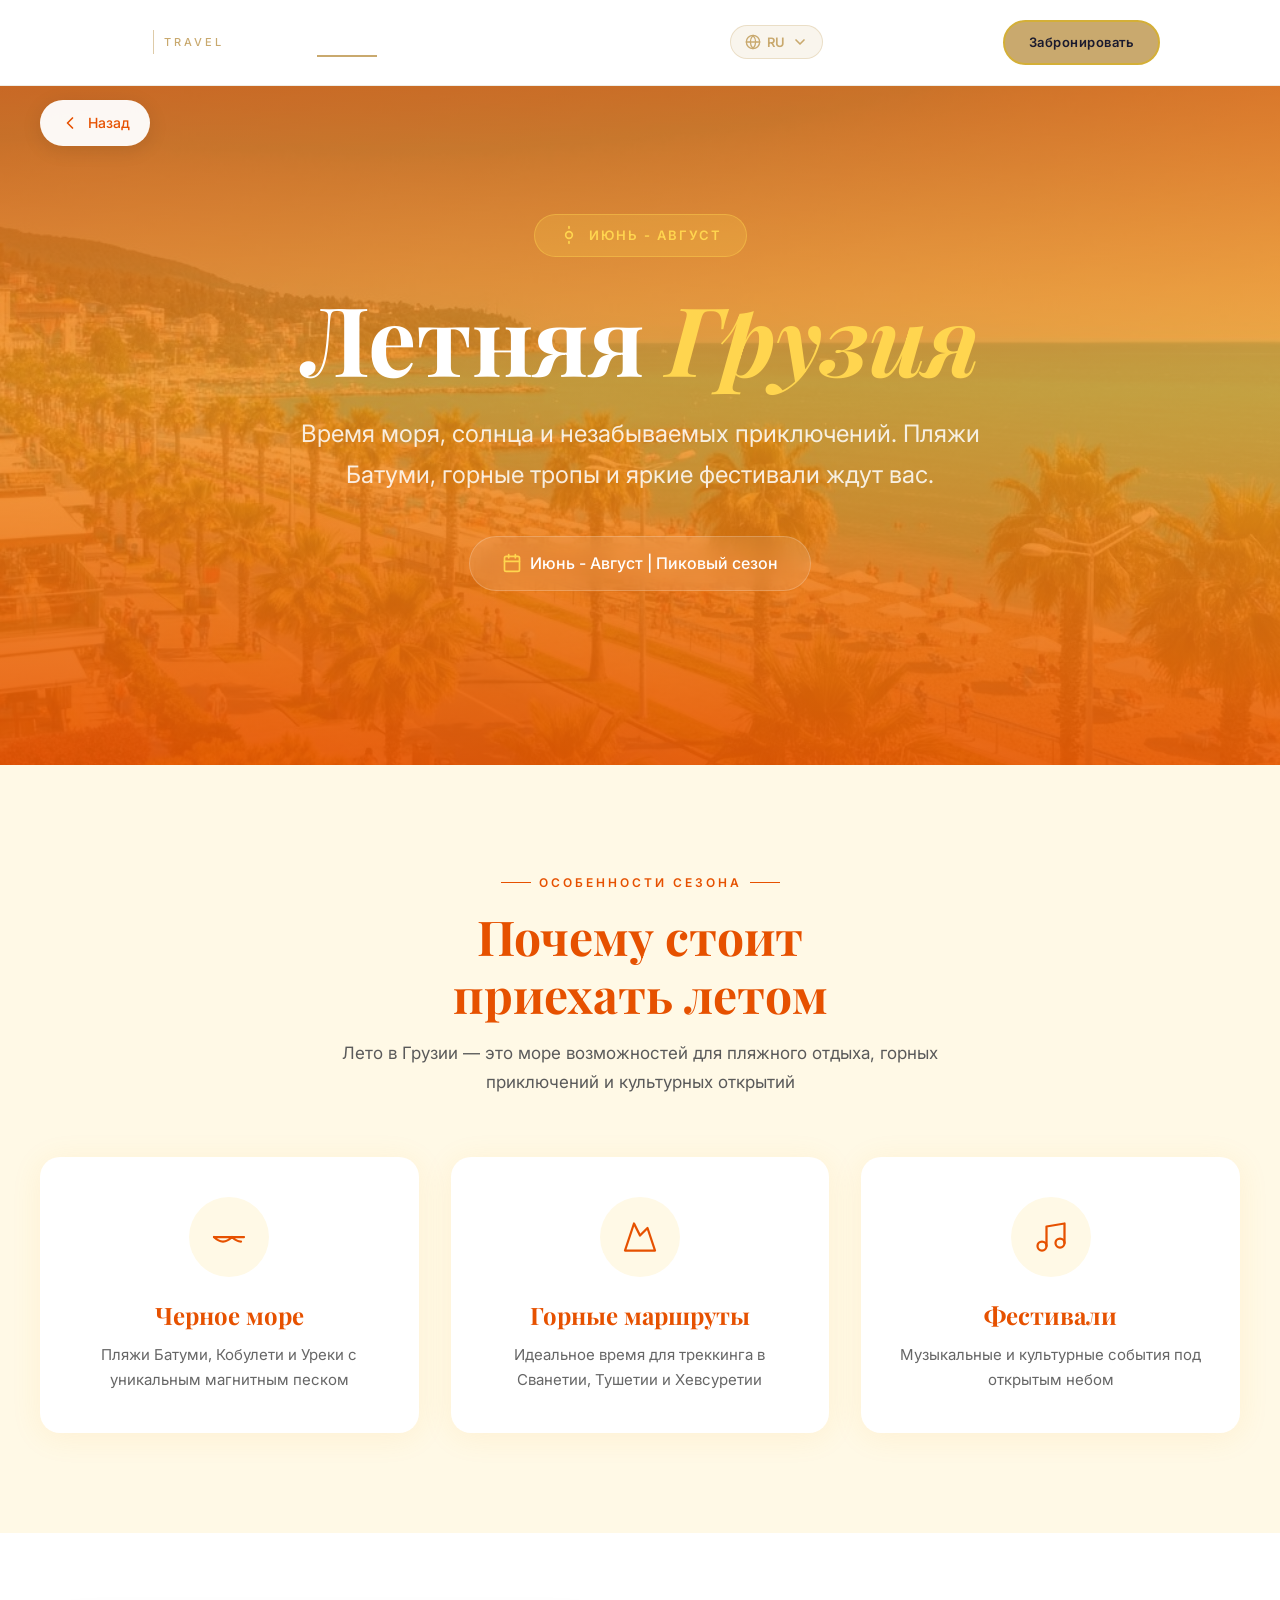
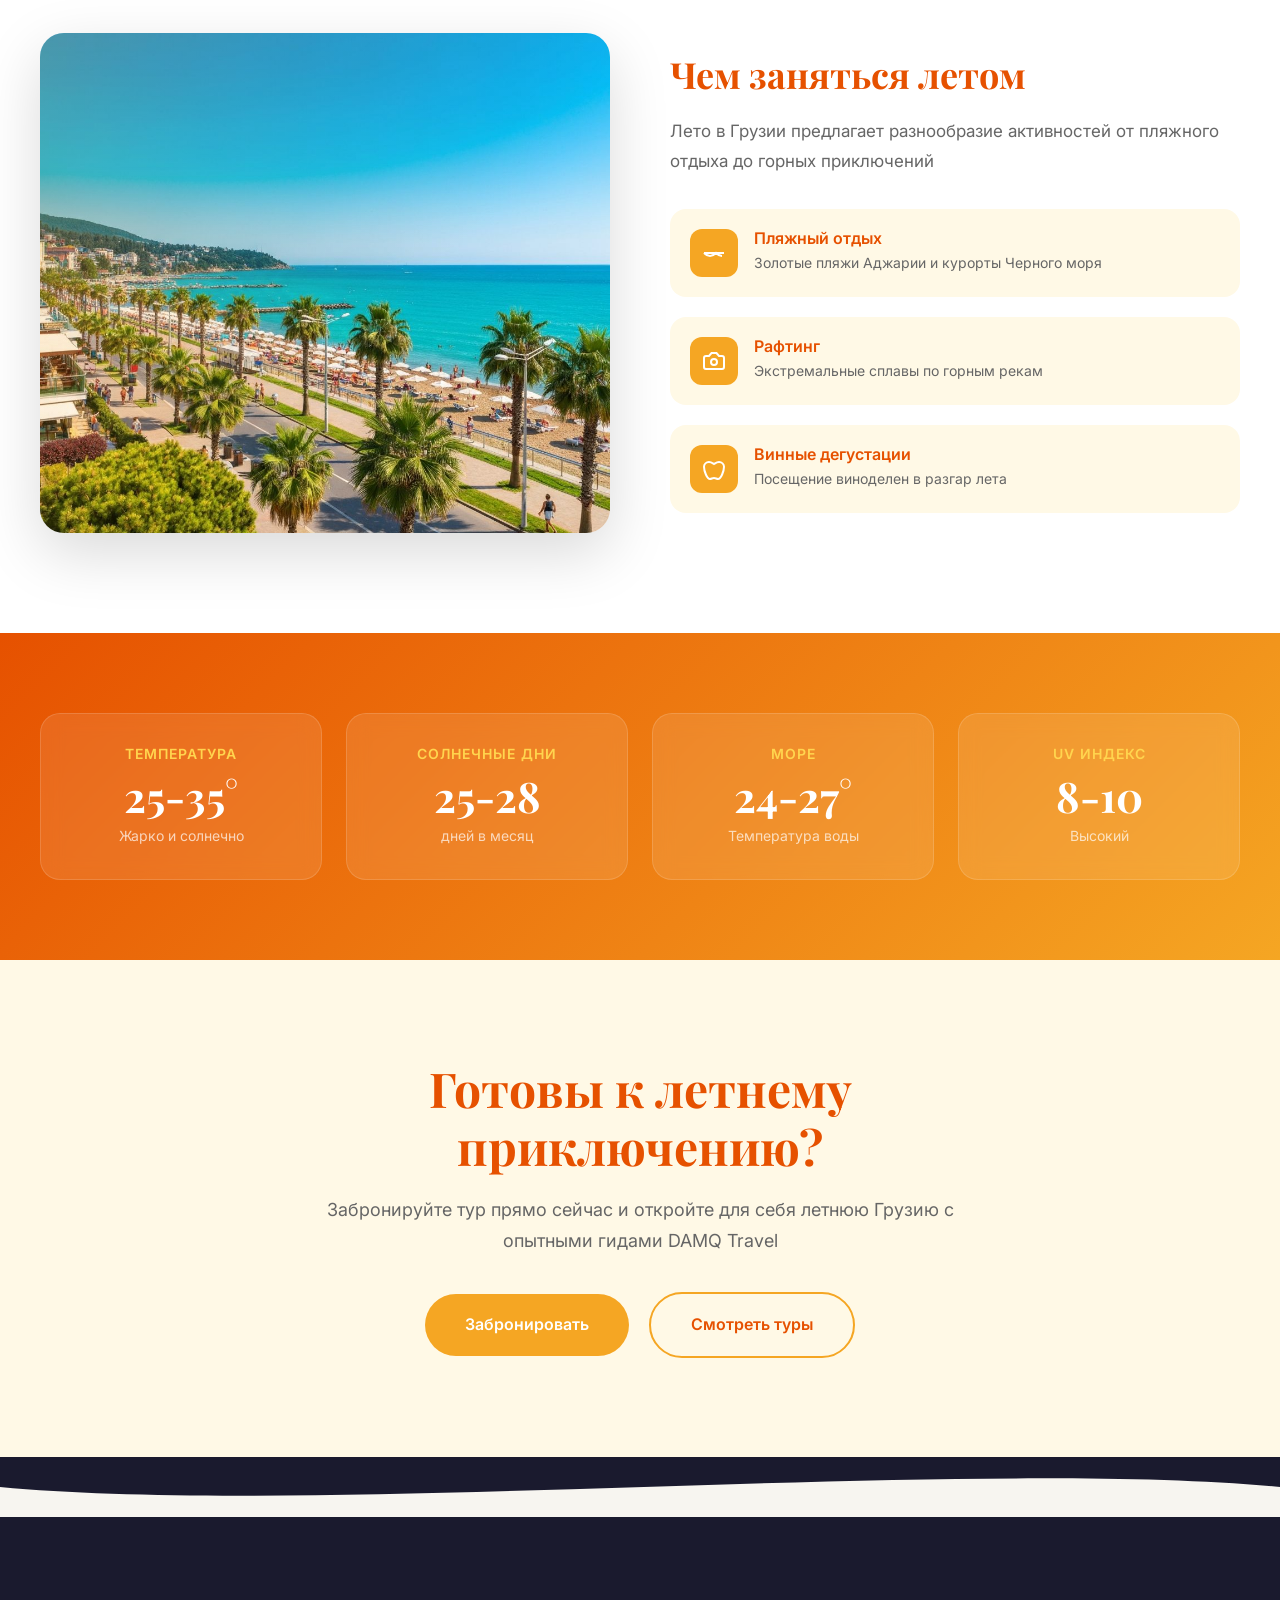
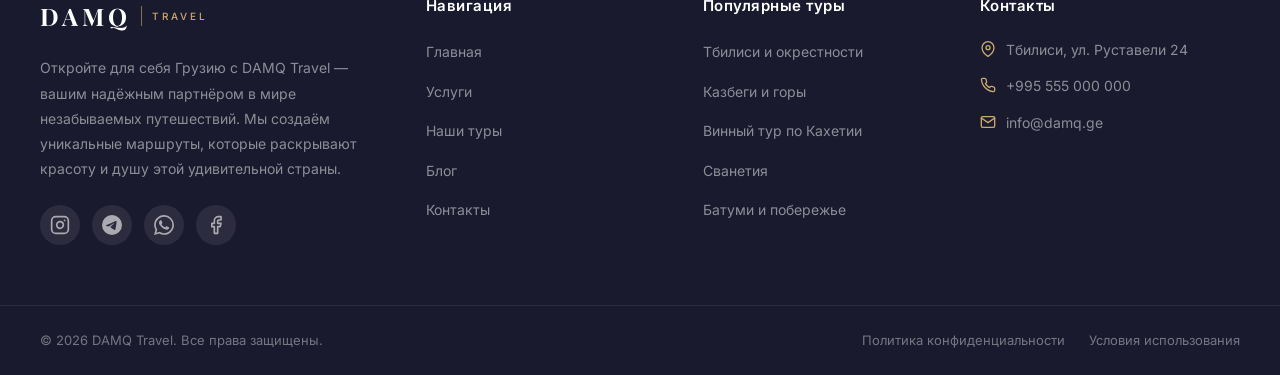
<file: season-summer.html>
<!DOCTYPE html>
<html lang="ru">
<head>
  <meta charset="UTF-8">
  <meta name="viewport" content="width=device-width, initial-scale=1.0">
  <title>Лето в Грузии | DAMQ Travel</title>
  <meta name="description" content="Летняя Грузия - море, горы, фестивали и незабываемые приключения">
  <link rel="preconnect" href="https://fonts.googleapis.com">
  <link rel="preconnect" href="https://fonts.gstatic.com" crossorigin>
  <link href="https://fonts.googleapis.com/css2?family=Playfair+Display:ital,wght@0,400;0,500;0,600;0,700;1,400;1,500&family=Inter:wght@300;400;500;600;700&display=swap" rel="stylesheet">
  <link rel="stylesheet" href="css/navbar.css">
  <link rel="stylesheet" href="css/styles.css">
  <style>
    :root {
      --season-primary: #f5a623;
      --season-light: #fff9e6;
      --season-accent: #ffd54f;
      --season-dark: #e65100;
    }

    .season-hero {
      position: relative;
      min-height: 85vh;
      display: flex;
      align-items: center;
      justify-content: center;
      overflow: hidden;
      background: linear-gradient(135deg, var(--season-dark) 0%, var(--season-primary) 100%);
    }

    .season-hero-bg {
      position: absolute;
      inset: 0;
      z-index: 1;
    }

    .season-hero-bg img {
      width: 100%;
      height: 100%;
      object-fit: cover;
      opacity: 0.4;
    }

    .season-hero-overlay {
      position: absolute;
      inset: 0;
      background: linear-gradient(180deg, rgba(230,81,0,0.7) 0%, rgba(245,166,35,0.5) 50%, rgba(230,81,0,0.8) 100%);
      z-index: 2;
    }

    .season-hero-content {
      position: relative;
      z-index: 3;
      text-align: center;
      max-width: 900px;
      padding: 120px 40px 80px;
    }

    .season-badge {
      display: inline-flex;
      align-items: center;
      gap: 10px;
      padding: 10px 24px;
      background: rgba(255,213,79,0.2);
      border: 1px solid rgba(255,213,79,0.4);
      border-radius: 50px;
      color: var(--season-accent);
      font-size: 13px;
      font-weight: 600;
      letter-spacing: 2px;
      text-transform: uppercase;
      margin-bottom: 28px;
      animation: fadeUp 0.8s ease forwards;
    }

    .season-hero-title {
      font-family: 'Playfair Display', serif;
      font-size: clamp(48px, 8vw, 96px);
      font-weight: 700;
      color: #fff;
      line-height: 1.1;
      margin-bottom: 24px;
      animation: fadeUp 0.8s ease 0.2s backwards;
    }

    .season-hero-title em {
      font-style: italic;
      color: var(--season-accent);
    }

    .season-hero-subtitle {
      font-size: clamp(18px, 2.5vw, 24px);
      color: rgba(255,255,255,0.85);
      max-width: 700px;
      margin: 0 auto 40px;
      line-height: 1.7;
      animation: fadeUp 0.8s ease 0.4s backwards;
    }

    .season-months-badge {
      display: inline-flex;
      align-items: center;
      gap: 8px;
      padding: 14px 32px;
      background: rgba(255,255,255,0.1);
      backdrop-filter: blur(10px);
      border: 1px solid rgba(255,255,255,0.2);
      border-radius: 50px;
      color: #fff;
      font-size: 16px;
      font-weight: 500;
      animation: fadeUp 0.8s ease 0.6s backwards;
    }

    .season-months-badge svg {
      color: var(--season-accent);
    }

    @keyframes fadeUp {
      from { opacity: 0; transform: translateY(30px); }
      to { opacity: 1; transform: translateY(0); }
    }

    /* Highlights Section */
    .season-highlights {
      padding: 100px 0;
      background: var(--season-light);
    }

    .season-container {
      max-width: 1340px;
      margin: 0 auto;
      padding: 0 40px;
    }

    .season-section-header {
      text-align: center;
      max-width: 700px;
      margin: 0 auto 60px;
    }

    .season-section-tag {
      display: inline-flex;
      align-items: center;
      gap: 8px;
      font-size: 12px;
      font-weight: 600;
      letter-spacing: 3px;
      text-transform: uppercase;
      color: var(--season-dark);
      margin-bottom: 16px;
    }

    .season-section-tag::before,
    .season-section-tag::after {
      content: '';
      width: 30px;
      height: 1px;
      background: var(--season-dark);
    }

    .season-section-title {
      font-family: 'Playfair Display', serif;
      font-size: clamp(32px, 4vw, 48px);
      color: var(--season-dark);
      margin-bottom: 16px;
    }

    .season-section-subtitle {
      font-size: 17px;
      color: #5a5a5a;
      line-height: 1.7;
    }

    .highlights-grid {
      display: grid;
      grid-template-columns: repeat(3, 1fr);
      gap: 32px;
    }

    .highlight-card {
      background: #fff;
      border-radius: 20px;
      padding: 40px 32px;
      text-align: center;
      box-shadow: 0 4px 30px rgba(245,166,35,0.1);
      transition: all 0.35s ease;
    }

    .highlight-card:hover {
      transform: translateY(-8px);
      box-shadow: 0 20px 50px rgba(245,166,35,0.15);
    }

    .highlight-icon {
      width: 80px;
      height: 80px;
      margin: 0 auto 24px;
      display: flex;
      align-items: center;
      justify-content: center;
      background: var(--season-light);
      border-radius: 50%;
      color: var(--season-dark);
    }

    .highlight-card h3 {
      font-family: 'Playfair Display', serif;
      font-size: 24px;
      color: var(--season-dark);
      margin-bottom: 12px;
    }

    .highlight-card p {
      font-size: 15px;
      color: #666;
      line-height: 1.7;
    }

    /* Activities Section */
    .season-activities {
      padding: 100px 0;
      background: #fff;
    }

    .activities-grid {
      display: grid;
      grid-template-columns: 1fr 1fr;
      gap: 60px;
      align-items: center;
    }

    .activities-image {
      position: relative;
      border-radius: 24px;
      overflow: hidden;
      box-shadow: 0 20px 60px rgba(0,0,0,0.15);
    }

    .activities-image img {
      width: 100%;
      height: 500px;
      object-fit: cover;
    }

    .activities-image::after {
      content: '';
      position: absolute;
      inset: 0;
      background: linear-gradient(135deg, rgba(245,166,35,0.3) 0%, transparent 60%);
    }

    .activities-content h3 {
      font-family: 'Playfair Display', serif;
      font-size: 36px;
      color: var(--season-dark);
      margin-bottom: 20px;
    }

    .activities-content > p {
      font-size: 17px;
      color: #666;
      line-height: 1.8;
      margin-bottom: 32px;
    }

    .activity-list {
      display: flex;
      flex-direction: column;
      gap: 20px;
    }

    .activity-item {
      display: flex;
      align-items: flex-start;
      gap: 16px;
      padding: 20px;
      background: var(--season-light);
      border-radius: 16px;
      transition: all 0.3s ease;
    }

    .activity-item:hover {
      background: #fff;
      box-shadow: 0 8px 30px rgba(245,166,35,0.12);
    }

    .activity-item-icon {
      width: 48px;
      height: 48px;
      min-width: 48px;
      display: flex;
      align-items: center;
      justify-content: center;
      background: var(--season-primary);
      border-radius: 12px;
      color: #fff;
    }

    .activity-item-text h4 {
      font-family: 'Inter', sans-serif;
      font-size: 16px;
      font-weight: 600;
      color: var(--season-dark);
      margin-bottom: 4px;
    }

    .activity-item-text p {
      font-size: 14px;
      color: #666;
    }

    /* Weather Section */
    .season-weather {
      padding: 80px 0;
      background: linear-gradient(135deg, var(--season-dark) 0%, var(--season-primary) 100%);
    }

    .weather-grid {
      display: grid;
      grid-template-columns: repeat(4, 1fr);
      gap: 24px;
    }

    .weather-card {
      background: rgba(255,255,255,0.1);
      backdrop-filter: blur(10px);
      border: 1px solid rgba(255,255,255,0.15);
      border-radius: 20px;
      padding: 32px 24px;
      text-align: center;
      transition: all 0.3s ease;
    }

    .weather-card:hover {
      background: rgba(255,255,255,0.15);
      transform: translateY(-4px);
    }

    .weather-card h4 {
      font-family: 'Inter', sans-serif;
      font-size: 14px;
      font-weight: 600;
      color: var(--season-accent);
      letter-spacing: 1px;
      text-transform: uppercase;
      margin-bottom: 12px;
    }

    .weather-value {
      font-family: 'Playfair Display', serif;
      font-size: 42px;
      font-weight: 700;
      color: #fff;
      line-height: 1;
      margin-bottom: 8px;
    }

    .weather-label {
      font-size: 14px;
      color: rgba(255,255,255,0.7);
    }

    /* CTA Section */
    .season-cta {
      padding: 100px 0;
      background: var(--season-light);
      text-align: center;
    }

    .cta-content {
      max-width: 700px;
      margin: 0 auto;
    }

    .cta-content h2 {
      font-family: 'Playfair Display', serif;
      font-size: clamp(32px, 4vw, 48px);
      color: var(--season-dark);
      margin-bottom: 20px;
    }

    .cta-content p {
      font-size: 18px;
      color: #666;
      margin-bottom: 36px;
      line-height: 1.7;
    }

    .btn-season {
      display: inline-flex;
      align-items: center;
      gap: 10px;
      padding: 18px 40px;
      background: var(--season-primary);
      color: #fff;
      font-size: 16px;
      font-weight: 600;
      border-radius: 50px;
      text-decoration: none;
      transition: all 0.35s ease;
    }

    .btn-season:hover {
      background: var(--season-dark);
      transform: translateY(-2px);
      box-shadow: 0 12px 35px rgba(245,166,35,0.3);
    }

    .btn-season-outline {
      background: transparent;
      border: 2px solid var(--season-primary);
      color: var(--season-dark);
      margin-left: 16px;
    }

    .btn-season-outline:hover {
      background: var(--season-primary);
      color: #fff;
    }

    /* Back Link */
    .back-link {
      position: fixed;
      top: 100px;
      left: 40px;
      z-index: 100;
      display: flex;
      align-items: center;
      gap: 8px;
      padding: 12px 20px;
      background: rgba(255,255,255,0.95);
      backdrop-filter: blur(10px);
      border-radius: 50px;
      color: var(--season-dark);
      font-size: 14px;
      font-weight: 500;
      text-decoration: none;
      box-shadow: 0 4px 20px rgba(0,0,0,0.1);
      transition: all 0.3s ease;
    }

    .back-link:hover {
      background: var(--season-primary);
      color: #fff;
      transform: translateX(-4px);
    }

    /* Responsive */
    @media (max-width: 1024px) {
      .highlights-grid { grid-template-columns: repeat(2, 1fr); }
      .weather-grid { grid-template-columns: repeat(2, 1fr); }
      .activities-grid { grid-template-columns: 1fr; gap: 40px; }
    }

    @media (max-width: 768px) {
      .season-hero-content { padding: 100px 24px 60px; }
      .highlights-grid { grid-template-columns: 1fr; }
      .weather-grid { grid-template-columns: 1fr 1fr; }
      .back-link { top: auto; bottom: 24px; left: 24px; }
      .season-container { padding: 0 24px; }
      .btn-season-outline { margin-left: 0; margin-top: 16px; }
    }
  </style>
</head>
<body>
  <!-- Navbar placeholder -->
  <div id="navbar-placeholder"></div>
  
  <a href="home.html#seasons" class="back-link">
    <svg width="20" height="20" viewBox="0 0 24 24" fill="none" stroke="currentColor" stroke-width="2" stroke-linecap="round" stroke-linejoin="round"><path d="m15 18-6-6 6-6"/></svg>
    <span data-i18n="season.back">Назад</span>
  </a>

  <section class="season-hero">
    <div class="season-hero-bg">
      <img src="images/seasons/summer.jpg" alt="Лето в Грузии">
    </div>
    <div class="season-hero-overlay"></div>
    <div class="season-hero-content">
      <div class="season-badge">
        <svg width="20" height="20" viewBox="0 0 24 24" fill="none" stroke="currentColor" stroke-width="2" stroke-linecap="round" stroke-linejoin="round">
          <circle cx="12" cy="12" r="4"/><path d="M12 2v2"/><path d="M12 20v2"/>
        </svg>
        <span data-i18n="seasons.summer.months">Июнь - Август</span>
      </div>
      <h1 class="season-hero-title" data-i18n="season.summer.hero.title">Летняя <em>Грузия</em></h1>
      <p class="season-hero-subtitle" data-i18n="season.summer.hero.subtitle">Время моря, солнца и незабываемых приключений. Пляжи Батуми, горные тропы и яркие фестивали ждут вас.</p>
      <div class="season-months-badge">
        <svg width="20" height="20" viewBox="0 0 24 24" fill="none" stroke="currentColor" stroke-width="2" stroke-linecap="round" stroke-linejoin="round"><rect x="3" y="4" width="18" height="18" rx="2" ry="2"/><line x1="16" y1="2" x2="16" y2="6"/><line x1="8" y1="2" x2="8" y2="6"/><line x1="3" y1="10" x2="21" y2="10"/></svg>
        <span data-i18n="season.summer.period">Июнь - Август | Пиковый сезон</span>
      </div>
    </div>
  </section>

  <section class="season-highlights">
    <div class="season-container">
      <div class="season-section-header">
        <div class="season-section-tag" data-i18n="season.highlights.tag">Особенности сезона</div>
        <h2 class="season-section-title" data-i18n="season.summer.highlights.title">Почему стоит приехать летом</h2>
        <p class="season-section-subtitle" data-i18n="season.summer.highlights.subtitle">Лето в Грузии — это море возможностей для пляжного отдыха, горных приключений и культурных открытий</p>
      </div>
      <div class="highlights-grid">
        <div class="highlight-card">
          <div class="highlight-icon">
            <svg width="36" height="36" viewBox="0 0 24 24" fill="none" stroke="currentColor" stroke-width="1.5" stroke-linecap="round" stroke-linejoin="round">
              <path d="M2 12h20"/><path d="M2 12c2 2 4 3 6 3s4-1 6-3c2 2 4 3 6 3"/>
            </svg>
          </div>
          <h3 data-i18n="season.summer.highlight1.title">Черное море</h3>
          <p data-i18n="season.summer.highlight1.desc">Пляжи Батуми, Кобулети и Уреки с уникальным магнитным песком</p>
        </div>
        <div class="highlight-card">
          <div class="highlight-icon">
            <svg width="36" height="36" viewBox="0 0 24 24" fill="none" stroke="currentColor" stroke-width="1.5" stroke-linecap="round" stroke-linejoin="round">
              <path d="m8 3 4 8 5-5 5 15H2L8 3z"/>
            </svg>
          </div>
          <h3 data-i18n="season.summer.highlight2.title">Горные маршруты</h3>
          <p data-i18n="season.summer.highlight2.desc">Идеальное время для треккинга в Сванетии, Тушетии и Хевсуретии</p>
        </div>
        <div class="highlight-card">
          <div class="highlight-icon">
            <svg width="36" height="36" viewBox="0 0 24 24" fill="none" stroke="currentColor" stroke-width="1.5" stroke-linecap="round" stroke-linejoin="round">
              <path d="M9 18V5l12-2v13"/><circle cx="6" cy="18" r="3"/><circle cx="18" cy="16" r="3"/>
            </svg>
          </div>
          <h3 data-i18n="season.summer.highlight3.title">Фестивали</h3>
          <p data-i18n="season.summer.highlight3.desc">Музыкальные и культурные события под открытым небом</p>
        </div>
      </div>
    </div>
  </section>

  <section class="season-activities">
    <div class="season-container">
      <div class="activities-grid">
        <div class="activities-image">
          <img src="images/seasons/summer.jpg" alt="Летние активности в Грузии">
        </div>
        <div class="activities-content">
          <h3 data-i18n="season.summer.activities.title">Чем заняться летом</h3>
          <p data-i18n="season.summer.activities.desc">Лето в Грузии предлагает разнообразие активностей от пляжного отдыха до горных приключений</p>
          <div class="activity-list">
            <div class="activity-item">
              <div class="activity-item-icon">
                <svg width="24" height="24" viewBox="0 0 24 24" fill="none" stroke="currentColor" stroke-width="2"><path d="M2 12h20"/><path d="M2 12c2 2 4 3 6 3s4-1 6-3c2 2 4 3 6 3"/></svg>
              </div>
              <div class="activity-item-text">
                <h4 data-i18n="season.summer.activity1.title">Пляжный отдых</h4>
                <p data-i18n="season.summer.activity1.desc">Золотые пляжи Аджарии и курорты Черного моря</p>
              </div>
            </div>
            <div class="activity-item">
              <div class="activity-item-icon">
                <svg width="24" height="24" viewBox="0 0 24 24" fill="none" stroke="currentColor" stroke-width="2"><path d="M14.5 4h-5L7 7H4a2 2 0 0 0-2 2v9a2 2 0 0 0 2 2h16a2 2 0 0 0 2-2V9a2 2 0 0 0-2-2h-3l-2.5-3z"/><circle cx="12" cy="13" r="3"/></svg>
              </div>
              <div class="activity-item-text">
                <h4 data-i18n="season.summer.activity2.title">Рафтинг</h4>
                <p data-i18n="season.summer.activity2.desc">Экстремальные сплавы по горным рекам</p>
              </div>
            </div>
            <div class="activity-item">
              <div class="activity-item-icon">
                <svg width="24" height="24" viewBox="0 0 24 24" fill="none" stroke="currentColor" stroke-width="2"><path d="M12 20.94c1.5 0 2.75 1.06 4 1.06 3 0 6-8 6-12.22A4.91 4.91 0 0 0 17 5c-2.22 0-4 1.44-5 2-1-.56-2.78-2-5-2a4.9 4.9 0 0 0-5 4.78C2 14 5 22 8 22c1.25 0 2.5-1.06 4-1.06Z"/></svg>
              </div>
              <div class="activity-item-text">
                <h4 data-i18n="season.summer.activity3.title">Винные дегустации</h4>
                <p data-i18n="season.summer.activity3.desc">Посещение виноделен в разгар лета</p>
              </div>
            </div>
          </div>
        </div>
      </div>
    </div>
  </section>

  <section class="season-weather">
    <div class="season-container">
      <div class="weather-grid">
        <div class="weather-card">
          <h4 data-i18n="season.weather.temp">Температура</h4>
          <div class="weather-value">25-35°</div>
          <div class="weather-label" data-i18n="season.summer.weather.temp">Жарко и солнечно</div>
        </div>
        <div class="weather-card">
          <h4 data-i18n="season.weather.sunny">Солнечные дни</h4>
          <div class="weather-value">25-28</div>
          <div class="weather-label" data-i18n="season.weather.permonth">дней в месяц</div>
        </div>
        <div class="weather-card">
          <h4 data-i18n="season.weather.sea">Море</h4>
          <div class="weather-value">24-27°</div>
          <div class="weather-label" data-i18n="season.summer.weather.sea">Температура воды</div>
        </div>
        <div class="weather-card">
          <h4 data-i18n="season.weather.uv">UV индекс</h4>
          <div class="weather-value">8-10</div>
          <div class="weather-label" data-i18n="season.summer.weather.uv">Высокий</div>
        </div>
      </div>
    </div>
  </section>

  <section class="season-cta">
    <div class="season-container">
      <div class="cta-content">
        <h2 data-i18n="season.summer.cta.title">Готовы к летнему приключению?</h2>
        <p data-i18n="season.summer.cta.desc">Забронируйте тур прямо сейчас и откройте для себя летнюю Грузию с опытными гидами DAMQ Travel</p>
        <div>
          <a href="contact.html" class="btn-season" data-i18n="nav.book">Забронировать</a>
          <a href="services.html" class="btn-season btn-season-outline" data-i18n="season.cta.tours">Смотреть туры</a>
        </div>
      </div>
    </div>
  </section>

  <div id="footer-placeholder"><footer class="footer">
  <div class="footer-wave">
    <svg viewBox="0 0 1440 120" preserveAspectRatio="none">
      <path d="M0,60 C360,120 1080,0 1440,60 L1440,120 L0,120 Z" fill="currentColor"/>
    </svg>
  </div>
  <div class="footer-main">
    <div class="footer-container">
      <div class="footer-grid">
        <div class="footer-brand">
          <a href="home.html" class="footer-logo">
            <span class="logo-text">DAMQ</span>
            <span class="logo-divider"></span>
            <span class="logo-sub">TRAVEL</span>
          </a>
          <p class="footer-desc" data-i18n="footer.desc">Откройте для себя Грузию с DAMQ Travel — вашим надёжным партнёром в мире незабываемых путешествий.</p>
          <div class="footer-socials">
            <a href="#" class="social-link" aria-label="Instagram"><svg width="20" height="20" viewBox="0 0 24 24" fill="none" stroke="currentColor" stroke-width="2" stroke-linecap="round" stroke-linejoin="round"><rect x="2" y="2" width="20" height="20" rx="5" ry="5"/><path d="M16 11.37A4 4 0 1 1 12.63 8 4 4 0 0 1 16 11.37z"/><line x1="17.5" y1="6.5" x2="17.51" y2="6.5"/></svg></a>
            <a href="#" class="social-link" aria-label="Telegram"><svg width="20" height="20" viewBox="0 0 24 24" fill="currentColor"><path d="M11.944 0A12 12 0 0 0 0 12a12 12 0 0 0 12 12 12 12 0 0 0 12-12A12 12 0 0 0 12 0a12 12 0 0 0-.056 0zm4.962 7.224c.1-.002.321.023.465.14a.506.506 0 0 1 .171.325c.016.093.036.306.02.472-.18 1.898-.962 6.502-1.36 8.627-.168.9-.499 1.201-.82 1.23-.696.065-1.225-.46-1.9-.902-1.056-.693-1.653-1.124-2.678-1.8-1.185-.78-.417-1.21.258-1.91.177-.184 3.247-2.977 3.307-3.23.007-.032.014-.15-.056-.212s-.174-.041-.249-.024c-.106.024-1.793 1.14-5.061 3.345-.479.33-.913.49-1.302.48-.428-.008-1.252-.241-1.865-.44-.752-.245-1.349-.374-1.297-.789.027-.216.325-.437.893-.663 3.498-1.524 5.83-2.529 6.998-3.014 3.332-1.386 4.025-1.627 4.476-1.635z"/></svg></a>
            <a href="#" class="social-link" aria-label="WhatsApp"><svg width="20" height="20" viewBox="0 0 24 24" fill="currentColor"><path d="M17.472 14.382c-.297-.149-1.758-.867-2.03-.967-.273-.099-.471-.148-.67.15-.197.297-.767.966-.94 1.164-.173.199-.347.223-.644.075-.297-.15-1.255-.463-2.39-1.475-.883-.788-1.48-1.761-1.653-2.059-.173-.297-.018-.458.13-.606.134-.133.298-.347.446-.52.149-.174.198-.298.298-.497.099-.198.05-.371-.025-.52-.075-.149-.669-1.612-.916-2.207-.242-.579-.487-.5-.669-.51-.173-.008-.371-.01-.57-.01-.198 0-.52.074-.792.372-.272.297-1.04 1.016-1.04 2.479 0 1.462 1.065 2.875 1.213 3.074.149.198 2.096 3.2 5.077 4.487.709.306 1.262.489 1.694.625.712.227 1.36.195 1.871.118.571-.085 1.758-.719 2.006-1.413.248-.694.248-1.289.173-1.413-.074-.124-.272-.198-.57-.347m-5.421 7.403h-.004a9.87 9.87 0 01-5.031-1.378l-.361-.214-3.741.982.998-3.648-.235-.374a9.86 9.86 0 01-1.51-5.26c.001-5.45 4.436-9.884 9.888-9.884 2.64 0 5.122 1.03 6.988 2.898a9.825 9.825 0 012.893 6.994c-.003 5.45-4.437 9.884-9.885 9.884m8.413-18.297A11.815 11.815 0 0012.05 0C5.495 0 .16 5.335.157 11.892c0 2.096.547 4.142 1.588 5.945L.057 24l6.305-1.654a11.882 11.882 0 005.683 1.448h.005c6.554 0 11.89-5.335 11.893-11.893a11.821 11.821 0 00-3.48-8.413z"/></svg></a>
            <a href="#" class="social-link" aria-label="Facebook"><svg width="20" height="20" viewBox="0 0 24 24" fill="none" stroke="currentColor" stroke-width="2" stroke-linecap="round" stroke-linejoin="round"><path d="M18 2h-3a5 5 0 0 0-5 5v3H7v4h3v8h4v-8h3l1-4h-4V7a1 1 0 0 1 1-1h3z"/></svg></a>
          </div>
        </div>
        <div class="footer-col">
          <h4 class="footer-heading" data-i18n="footer.nav">Навигация</h4>
          <ul class="footer-list">
            <li><a href="home.html" data-i18n="nav.home">Главная</a></li>
            <li><a href="services.html" data-i18n="nav.services">Услуги</a></li>
            <li><a href="home.html#tours" data-i18n="tours.tag">Наши туры</a></li>
            <li><a href="blog.html" data-i18n="nav.blog">Блог</a></li>
            <li><a href="contact.html" data-i18n="nav.contacts">Контакты</a></li>
          </ul>
        </div>
        <div class="footer-col">
          <h4 class="footer-heading" data-i18n="footer.popular">Популярные туры</h4>
          <ul class="footer-list">
            <li><a href="home.html#tours" data-i18n="footer.tour.tbilisi">Тбилиси и окрестности</a></li>
            <li><a href="home.html#tours" data-i18n="footer.tour.kazbegi">Казбеги и горы</a></li>
            <li><a href="home.html#tours" data-i18n="footer.tour.wine">Винный тур по Кахетии</a></li>
            <li><a href="home.html#tours" data-i18n="footer.tour.svaneti">Сванетия</a></li>
            <li><a href="home.html#tours" data-i18n="footer.tour.batumi">Батуми и побережье</a></li>
          </ul>
        </div>
        <div class="footer-col">
          <h4 class="footer-heading" data-i18n="footer.contacts">Контакты</h4>
          <ul class="footer-list footer-contacts">
            <li><svg width="16" height="16" viewBox="0 0 24 24" fill="none" stroke="currentColor" stroke-width="2" stroke-linecap="round" stroke-linejoin="round"><path d="M21 10c0 7-9 13-9 13s-9-6-9-13a9 9 0 0 1 18 0z"/><circle cx="12" cy="10" r="3"/></svg><span>Тбилиси, ул. Руставели 24</span></li>
            <li><svg width="16" height="16" viewBox="0 0 24 24" fill="none" stroke="currentColor" stroke-width="2" stroke-linecap="round" stroke-linejoin="round"><path d="M22 16.92v3a2 2 0 0 1-2.18 2 19.79 19.79 0 0 1-8.63-3.07 19.5 19.5 0 0 1-6-6 19.79 19.79 0 0 1-3.07-8.67A2 2 0 0 1 4.11 2h3a2 2 0 0 1 2 1.72 12.84 12.84 0 0 0 .7 2.81 2 2 0 0 1-.45 2.11L8.09 9.91a16 16 0 0 0 6 6l1.27-1.27a2 2 0 0 1 2.11-.45 12.84 12.84 0 0 0 2.81.7A2 2 0 0 1 22 16.92z"/></svg><a href="tel:+995555000000">+995 555 000 000</a></li>
            <li><svg width="16" height="16" viewBox="0 0 24 24" fill="none" stroke="currentColor" stroke-width="2" stroke-linecap="round" stroke-linejoin="round"><path d="M4 4h16c1.1 0 2 .9 2 2v12c0 1.1-.9 2-2 2H4c-1.1 0-2-.9-2-2V6c0-1.1.9-2 2-2z"/><polyline points="22,6 12,13 2,6"/></svg><a href="mailto:info@damq.ge">info@damq.ge</a></li>
          </ul>
        </div>
      </div>
    </div>
  </div>
  <div class="footer-bottom">
    <div class="footer-container">
      <div class="footer-bottom-inner">
        <p>&copy; 2026 <span data-i18n="footer.copyright">DAMQ Travel. Все права защищены.</span></p>
        <div class="footer-legal">
          <a href="#" data-i18n="footer.privacy">Политика конфиденциальности</a>
          <a href="#" data-i18n="footer.terms">Условия использования</a>
        </div>
      </div>
    </div>
  </div>
</footer></div>



  <script src="js/translations.js"></script>
  <script src="js/main.js"></script>
</body>
</html>
</file>
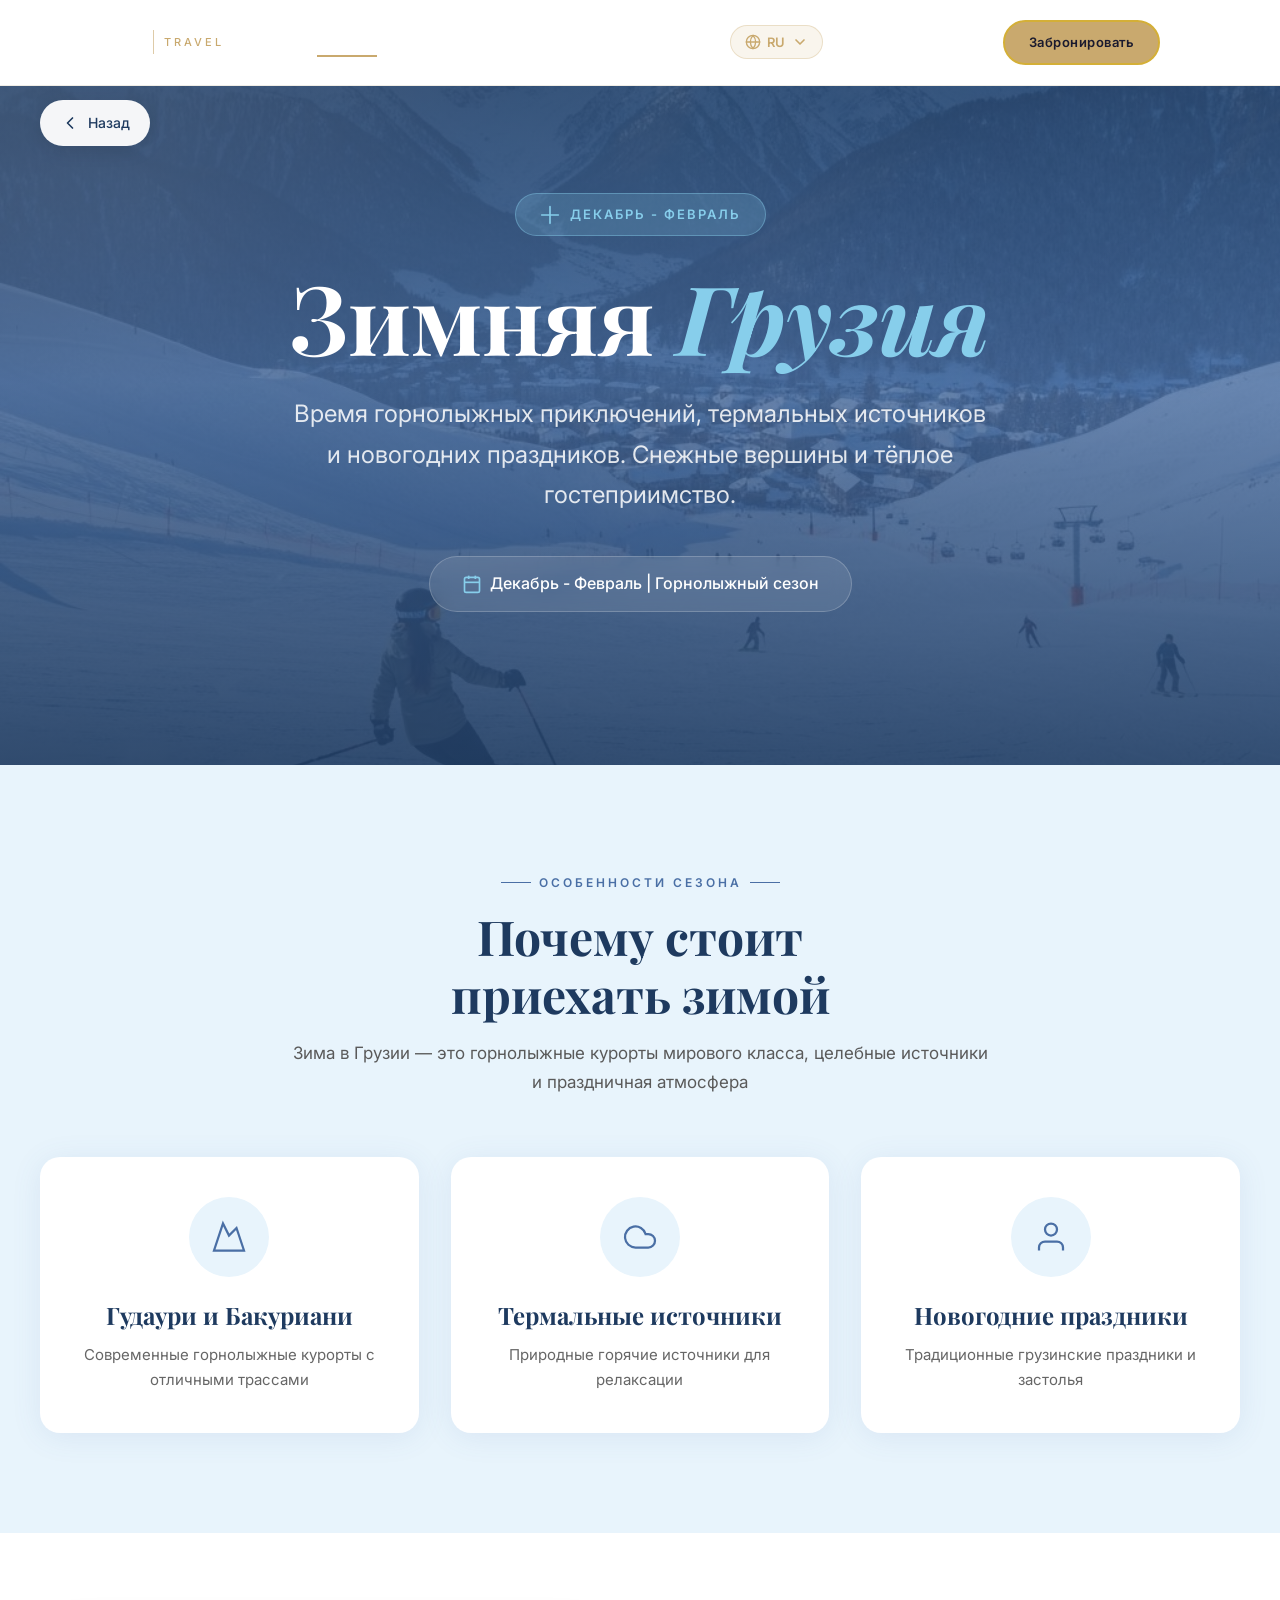
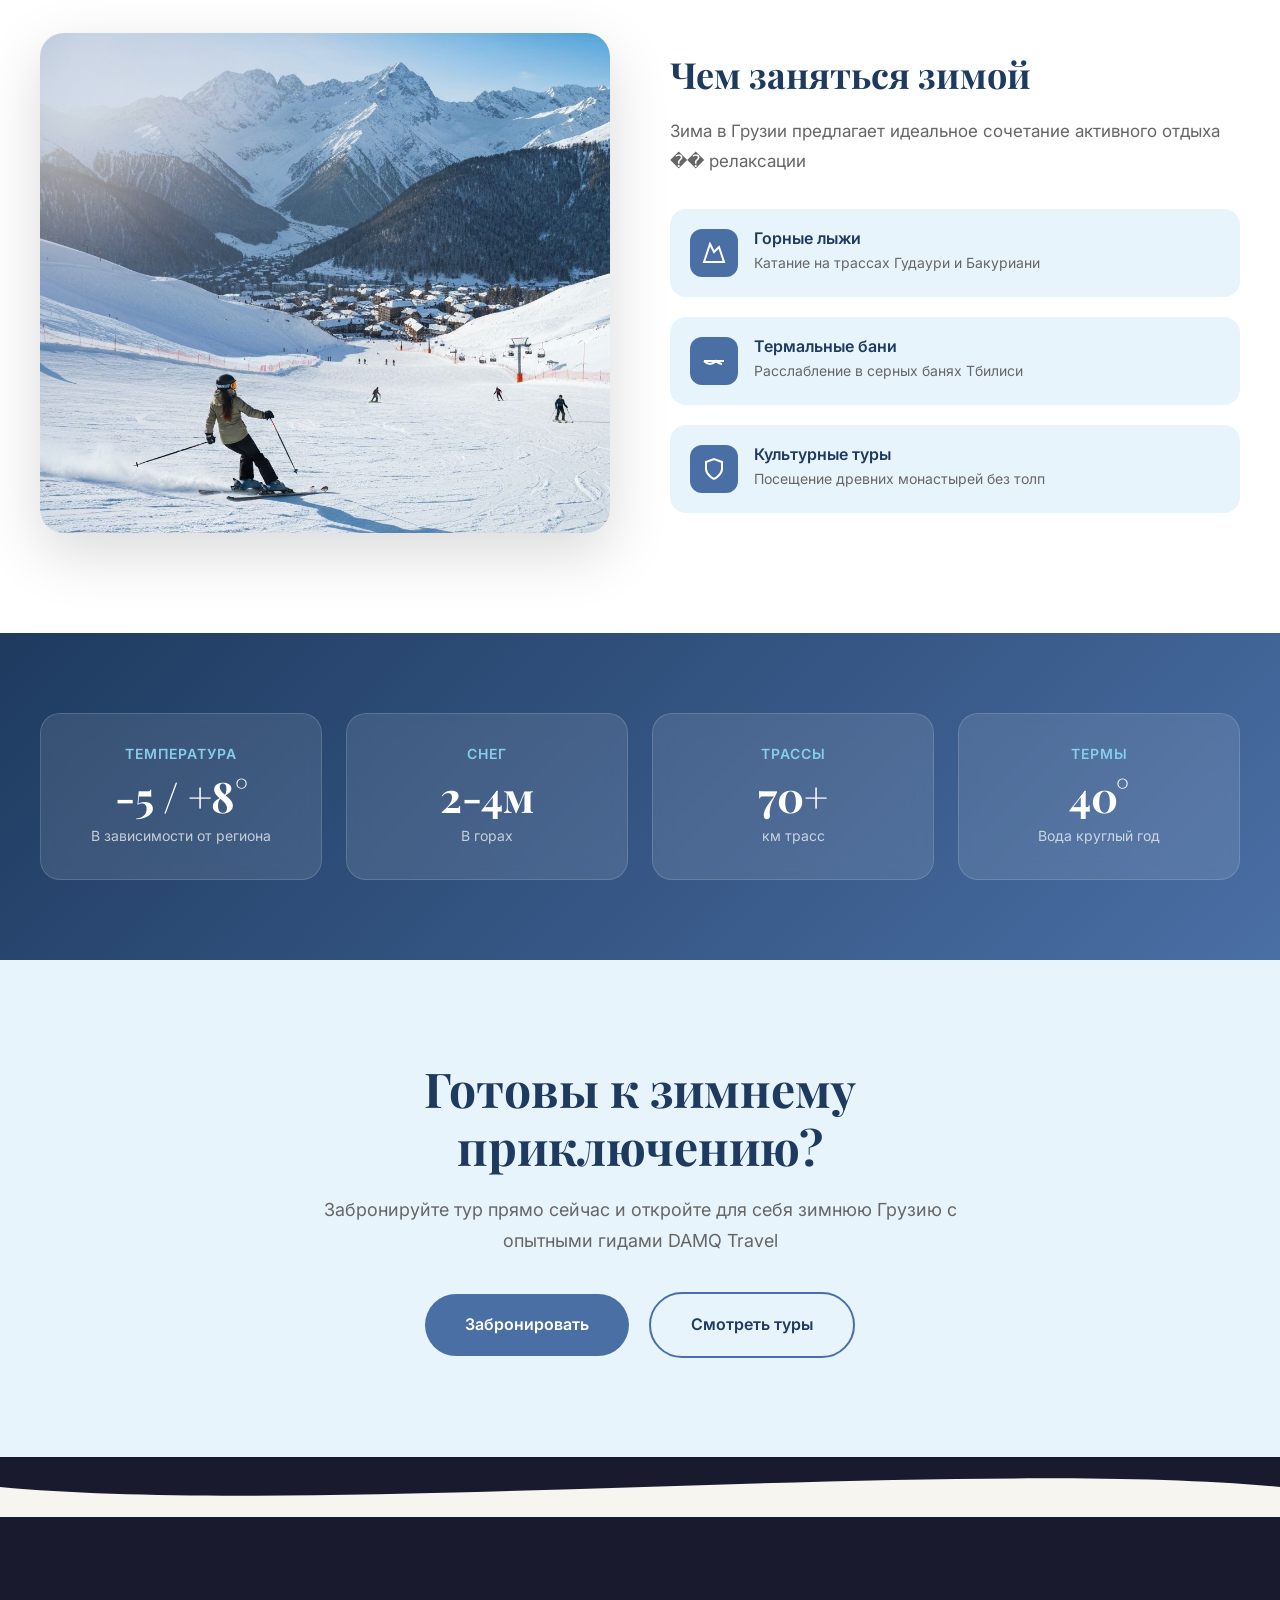
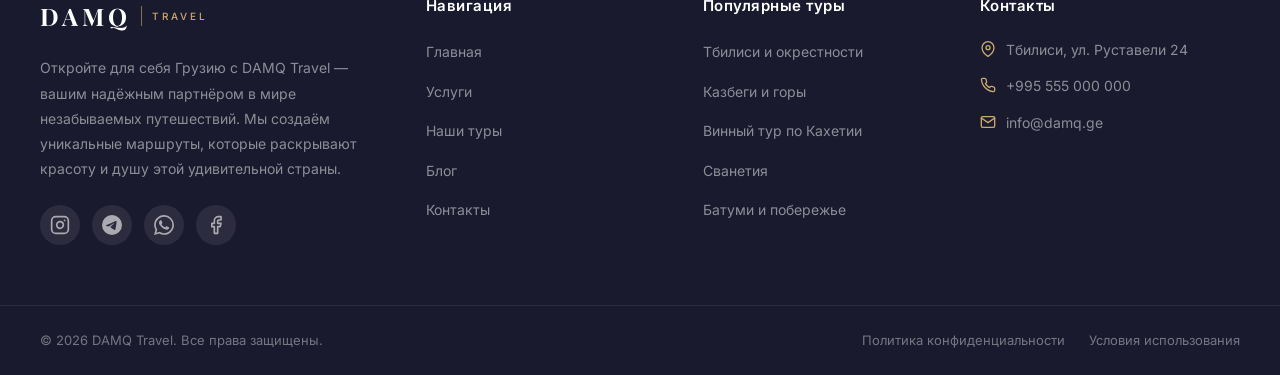
<file: season-winter.html>
<!DOCTYPE html>
<html lang="ru">
<head>
  <meta charset="UTF-8">
  <meta name="viewport" content="width=device-width, initial-scale=1.0">
  <title>Зима в Грузии | DAMQ Travel</title>
  <meta name="description" content="Зимняя Грузия - горнолыжные курорты, термальные источники и новогодние праздники">
  <link rel="preconnect" href="https://fonts.googleapis.com">
  <link rel="preconnect" href="https://fonts.gstatic.com" crossorigin>
  <link href="https://fonts.googleapis.com/css2?family=Playfair+Display:ital,wght@0,400;0,500;0,600;0,700;1,400;1,500&family=Inter:wght@300;400;500;600;700&display=swap" rel="stylesheet">
  <link rel="stylesheet" href="css/navbar.css">
  <link rel="stylesheet" href="css/styles.css">
  <style>
    :root {
      --season-primary: #4a6fa5;
      --season-light: #e8f4fc;
      --season-accent: #87ceeb;
      --season-dark: #1e3a5f;
    }

    .season-hero {
      position: relative;
      min-height: 85vh;
      display: flex;
      align-items: center;
      justify-content: center;
      overflow: hidden;
      background: linear-gradient(135deg, var(--season-dark) 0%, var(--season-primary) 100%);
    }

    .season-hero-bg {
      position: absolute;
      inset: 0;
      z-index: 1;
    }

    .season-hero-bg img {
      width: 100%;
      height: 100%;
      object-fit: cover;
      opacity: 0.4;
    }

    .season-hero-overlay {
      position: absolute;
      inset: 0;
      background: linear-gradient(180deg, rgba(30,58,95,0.7) 0%, rgba(74,111,165,0.5) 50%, rgba(30,58,95,0.8) 100%);
      z-index: 2;
    }

    .season-hero-content {
      position: relative;
      z-index: 3;
      text-align: center;
      max-width: 900px;
      padding: 120px 40px 80px;
    }

    .season-badge {
      display: inline-flex;
      align-items: center;
      gap: 10px;
      padding: 10px 24px;
      background: rgba(135,206,235,0.2);
      border: 1px solid rgba(135,206,235,0.4);
      border-radius: 50px;
      color: var(--season-accent);
      font-size: 13px;
      font-weight: 600;
      letter-spacing: 2px;
      text-transform: uppercase;
      margin-bottom: 28px;
      animation: fadeUp 0.8s ease forwards;
    }

    .season-hero-title {
      font-family: 'Playfair Display', serif;
      font-size: clamp(48px, 8vw, 96px);
      font-weight: 700;
      color: #fff;
      line-height: 1.1;
      margin-bottom: 24px;
      animation: fadeUp 0.8s ease 0.2s backwards;
    }

    .season-hero-title em {
      font-style: italic;
      color: var(--season-accent);
    }

    .season-hero-subtitle {
      font-size: clamp(18px, 2.5vw, 24px);
      color: rgba(255,255,255,0.85);
      max-width: 700px;
      margin: 0 auto 40px;
      line-height: 1.7;
      animation: fadeUp 0.8s ease 0.4s backwards;
    }

    .season-months-badge {
      display: inline-flex;
      align-items: center;
      gap: 8px;
      padding: 14px 32px;
      background: rgba(255,255,255,0.1);
      backdrop-filter: blur(10px);
      border: 1px solid rgba(255,255,255,0.2);
      border-radius: 50px;
      color: #fff;
      font-size: 16px;
      font-weight: 500;
      animation: fadeUp 0.8s ease 0.6s backwards;
    }

    .season-months-badge svg { color: var(--season-accent); }

    @keyframes fadeUp {
      from { opacity: 0; transform: translateY(30px); }
      to { opacity: 1; transform: translateY(0); }
    }

    .season-highlights { padding: 100px 0; background: var(--season-light); }
    .season-container { max-width: 1340px; margin: 0 auto; padding: 0 40px; }
    .season-section-header { text-align: center; max-width: 700px; margin: 0 auto 60px; }
    .season-section-tag { display: inline-flex; align-items: center; gap: 8px; font-size: 12px; font-weight: 600; letter-spacing: 3px; text-transform: uppercase; color: var(--season-primary); margin-bottom: 16px; }
    .season-section-tag::before, .season-section-tag::after { content: ''; width: 30px; height: 1px; background: var(--season-primary); }
    .season-section-title { font-family: 'Playfair Display', serif; font-size: clamp(32px, 4vw, 48px); color: var(--season-dark); margin-bottom: 16px; }
    .season-section-subtitle { font-size: 17px; color: #5a5a5a; line-height: 1.7; }
    .highlights-grid { display: grid; grid-template-columns: repeat(3, 1fr); gap: 32px; }
    .highlight-card { background: #fff; border-radius: 20px; padding: 40px 32px; text-align: center; box-shadow: 0 4px 30px rgba(74,111,165,0.1); transition: all 0.35s ease; }
    .highlight-card:hover { transform: translateY(-8px); box-shadow: 0 20px 50px rgba(74,111,165,0.15); }
    .highlight-icon { width: 80px; height: 80px; margin: 0 auto 24px; display: flex; align-items: center; justify-content: center; background: var(--season-light); border-radius: 50%; color: var(--season-primary); }
    .highlight-card h3 { font-family: 'Playfair Display', serif; font-size: 24px; color: var(--season-dark); margin-bottom: 12px; }
    .highlight-card p { font-size: 15px; color: #666; line-height: 1.7; }

    .season-activities { padding: 100px 0; background: #fff; }
    .activities-grid { display: grid; grid-template-columns: 1fr 1fr; gap: 60px; align-items: center; }
    .activities-image { position: relative; border-radius: 24px; overflow: hidden; box-shadow: 0 20px 60px rgba(0,0,0,0.15); }
    .activities-image img { width: 100%; height: 500px; object-fit: cover; }
    .activities-image::after { content: ''; position: absolute; inset: 0; background: linear-gradient(135deg, rgba(74,111,165,0.3) 0%, transparent 60%); }
    .activities-content h3 { font-family: 'Playfair Display', serif; font-size: 36px; color: var(--season-dark); margin-bottom: 20px; }
    .activities-content > p { font-size: 17px; color: #666; line-height: 1.8; margin-bottom: 32px; }
    .activity-list { display: flex; flex-direction: column; gap: 20px; }
    .activity-item { display: flex; align-items: flex-start; gap: 16px; padding: 20px; background: var(--season-light); border-radius: 16px; transition: all 0.3s ease; }
    .activity-item:hover { background: #fff; box-shadow: 0 8px 30px rgba(74,111,165,0.12); }
    .activity-item-icon { width: 48px; height: 48px; min-width: 48px; display: flex; align-items: center; justify-content: center; background: var(--season-primary); border-radius: 12px; color: #fff; }
    .activity-item-text h4 { font-family: 'Inter', sans-serif; font-size: 16px; font-weight: 600; color: var(--season-dark); margin-bottom: 4px; }
    .activity-item-text p { font-size: 14px; color: #666; }

    .season-weather { padding: 80px 0; background: linear-gradient(135deg, var(--season-dark) 0%, var(--season-primary) 100%); }
    .weather-grid { display: grid; grid-template-columns: repeat(4, 1fr); gap: 24px; }
    .weather-card { background: rgba(255,255,255,0.1); backdrop-filter: blur(10px); border: 1px solid rgba(255,255,255,0.15); border-radius: 20px; padding: 32px 24px; text-align: center; transition: all 0.3s ease; }
    .weather-card:hover { background: rgba(255,255,255,0.15); transform: translateY(-4px); }
    .weather-card h4 { font-family: 'Inter', sans-serif; font-size: 14px; font-weight: 600; color: var(--season-accent); letter-spacing: 1px; text-transform: uppercase; margin-bottom: 12px; }
    .weather-value { font-family: 'Playfair Display', serif; font-size: 42px; font-weight: 700; color: #fff; line-height: 1; margin-bottom: 8px; }
    .weather-label { font-size: 14px; color: rgba(255,255,255,0.7); }

    .season-cta { padding: 100px 0; background: var(--season-light); text-align: center; }
    .cta-content { max-width: 700px; margin: 0 auto; }
    .cta-content h2 { font-family: 'Playfair Display', serif; font-size: clamp(32px, 4vw, 48px); color: var(--season-dark); margin-bottom: 20px; }
    .cta-content p { font-size: 18px; color: #666; margin-bottom: 36px; line-height: 1.7; }
    .btn-season { display: inline-flex; align-items: center; gap: 10px; padding: 18px 40px; background: var(--season-primary); color: #fff; font-size: 16px; font-weight: 600; border-radius: 50px; text-decoration: none; transition: all 0.35s ease; }
    .btn-season:hover { background: var(--season-dark); transform: translateY(-2px); box-shadow: 0 12px 35px rgba(74,111,165,0.3); }
    .btn-season-outline { background: transparent; border: 2px solid var(--season-primary); color: var(--season-dark); margin-left: 16px; }
    .btn-season-outline:hover { background: var(--season-primary); color: #fff; }

    .back-link { position: fixed; top: 100px; left: 40px; z-index: 100; display: flex; align-items: center; gap: 8px; padding: 12px 20px; background: rgba(255,255,255,0.95); backdrop-filter: blur(10px); border-radius: 50px; color: var(--season-dark); font-size: 14px; font-weight: 500; text-decoration: none; box-shadow: 0 4px 20px rgba(0,0,0,0.1); transition: all 0.3s ease; }
    .back-link:hover { background: var(--season-primary); color: #fff; transform: translateX(-4px); }

    @media (max-width: 1024px) { .highlights-grid { grid-template-columns: repeat(2, 1fr); } .weather-grid { grid-template-columns: repeat(2, 1fr); } .activities-grid { grid-template-columns: 1fr; gap: 40px; } }
    @media (max-width: 768px) { .season-hero-content { padding: 100px 24px 60px; } .highlights-grid { grid-template-columns: 1fr; } .weather-grid { grid-template-columns: 1fr 1fr; } .back-link { top: auto; bottom: 24px; left: 24px; } .season-container { padding: 0 24px; } .btn-season-outline { margin-left: 0; margin-top: 16px; } }
  </style>
</head>
<body>
  <!-- Navbar placeholder -->
  <div id="navbar-placeholder"></div>

  <a href="home.html#seasons" class="back-link">
    <svg width="20" height="20" viewBox="0 0 24 24" fill="none" stroke="currentColor" stroke-width="2" stroke-linecap="round" stroke-linejoin="round"><path d="m15 18-6-6 6-6"/></svg>
    <span data-i18n="season.back">Назад</span>
  </a>

  <section class="season-hero">
    <div class="season-hero-bg">
      <img src="images/seasons/winter.jpg" alt="Зима в Грузии">
    </div>
    <div class="season-hero-overlay"></div>
    <div class="season-hero-content">
      <div class="season-badge">
        <svg width="20" height="20" viewBox="0 0 24 24" fill="none" stroke="currentColor" stroke-width="2" stroke-linecap="round" stroke-linejoin="round">
          <line x1="2" y1="12" x2="22" y2="12"/><line x1="12" y1="2" x2="12" y2="22"/>
        </svg>
        <span data-i18n="seasons.winter.months">Декабрь - Февраль</span>
      </div>
      <h1 class="season-hero-title" data-i18n="season.winter.hero.title">Зимняя <em>Грузия</em></h1>
      <p class="season-hero-subtitle" data-i18n="season.winter.hero.subtitle">Время горнолыжных приключений, термальных источников и новогодних праздников. Снежные вершины и тёплое гостеприимство.</p>
      <div class="season-months-badge">
        <svg width="20" height="20" viewBox="0 0 24 24" fill="none" stroke="currentColor" stroke-width="2"><rect x="3" y="4" width="18" height="18" rx="2" ry="2"/><line x1="16" y1="2" x2="16" y2="6"/><line x1="8" y1="2" x2="8" y2="6"/><line x1="3" y1="10" x2="21" y2="10"/></svg>
        <span data-i18n="season.winter.period">Декабрь - Февраль | Горнолыжный сезон</span>
      </div>
    </div>
  </section>

  <section class="season-highlights">
    <div class="season-container">
      <div class="season-section-header">
        <div class="season-section-tag" data-i18n="season.highlights.tag">Особенности сезона</div>
        <h2 class="season-section-title" data-i18n="season.winter.highlights.title">Почему стоит приехать зимой</h2>
        <p class="season-section-subtitle" data-i18n="season.winter.highlights.subtitle">Зима в Грузии — это горнолыжные курорты мирового класса, целебные источники и праздничная атмосфера</p>
      </div>
      <div class="highlights-grid">
        <div class="highlight-card">
          <div class="highlight-icon">
            <svg width="36" height="36" viewBox="0 0 24 24" fill="none" stroke="currentColor" stroke-width="1.5"><path d="m8 3 4 8 5-5 5 15H2L8 3z"/></svg>
          </div>
          <h3 data-i18n="season.winter.highlight1.title">Гудаури и Бакуриани</h3>
          <p data-i18n="season.winter.highlight1.desc">Современные горнолыжные курорты с отличными трассами</p>
        </div>
        <div class="highlight-card">
          <div class="highlight-icon">
            <svg width="36" height="36" viewBox="0 0 24 24" fill="none" stroke="currentColor" stroke-width="1.5"><path d="M17.5 19H9a7 7 0 1 1 6.71-9h1.79a4.5 4.5 0 1 1 0 9Z"/></svg>
          </div>
          <h3 data-i18n="season.winter.highlight2.title">Термальные источники</h3>
          <p data-i18n="season.winter.highlight2.desc">Природные горячие источники для релаксации</p>
        </div>
        <div class="highlight-card">
          <div class="highlight-icon">
            <svg width="36" height="36" viewBox="0 0 24 24" fill="none" stroke="currentColor" stroke-width="1.5"><path d="M20 21v-2a4 4 0 0 0-4-4H8a4 4 0 0 0-4 4v2"/><circle cx="12" cy="7" r="4"/></svg>
          </div>
          <h3 data-i18n="season.winter.highlight3.title">Новогодние праздники</h3>
          <p data-i18n="season.winter.highlight3.desc">Традиционные грузинские праздники и застолья</p>
        </div>
      </div>
    </div>
  </section>

  <section class="season-activities">
    <div class="season-container">
      <div class="activities-grid">
        <div class="activities-image">
          <img src="images/seasons/winter.jpg" alt="Зимние активности в Грузии">
        </div>
        <div class="activities-content">
          <h3 data-i18n="season.winter.activities.title">Чем заняться зимой</h3>
          <p data-i18n="season.winter.activities.desc">Зима в Грузии предлагает идеальное сочетание активного отдыха и релаксации</p>
          <div class="activity-list">
            <div class="activity-item">
              <div class="activity-item-icon">
                <svg width="24" height="24" viewBox="0 0 24 24" fill="none" stroke="currentColor" stroke-width="2"><path d="m8 3 4 8 5-5 5 15H2L8 3z"/></svg>
              </div>
              <div class="activity-item-text">
                <h4 data-i18n="season.winter.activity1.title">Горные лыжи</h4>
                <p data-i18n="season.winter.activity1.desc">Катание на трассах Гудаури и Бакуриани</p>
              </div>
            </div>
            <div class="activity-item">
              <div class="activity-item-icon">
                <svg width="24" height="24" viewBox="0 0 24 24" fill="none" stroke="currentColor" stroke-width="2"><path d="M2 12h20"/><path d="M2 12c2 2 4 3 6 3s4-1 6-3c2 2 4 3 6 3"/></svg>
              </div>
              <div class="activity-item-text">
                <h4 data-i18n="season.winter.activity2.title">Термальные бани</h4>
                <p data-i18n="season.winter.activity2.desc">Расслабление в серных банях Тбилиси</p>
              </div>
            </div>
            <div class="activity-item">
              <div class="activity-item-icon">
                <svg width="24" height="24" viewBox="0 0 24 24" fill="none" stroke="currentColor" stroke-width="2"><path d="M12 22s8-4 8-10V5l-8-3-8 3v7c0 6 8 10 8 10"/></svg>
              </div>
              <div class="activity-item-text">
                <h4 data-i18n="season.winter.activity3.title">Культурные туры</h4>
                <p data-i18n="season.winter.activity3.desc">Посещение древних монастырей без толп</p>
              </div>
            </div>
          </div>
        </div>
      </div>
    </div>
  </section>

  <section class="season-weather">
    <div class="season-container">
      <div class="weather-grid">
        <div class="weather-card">
          <h4 data-i18n="season.weather.temp">Температура</h4>
          <div class="weather-value">-5 / +8°</div>
          <div class="weather-label" data-i18n="season.winter.weather.temp">В зависимости от региона</div>
        </div>
        <div class="weather-card">
          <h4 data-i18n="season.winter.weather.snow">Снег</h4>
          <div class="weather-value">2-4м</div>
          <div class="weather-label" data-i18n="season.winter.weather.mountains">В горах</div>
        </div>
        <div class="weather-card">
          <h4 data-i18n="season.winter.weather.slopes">Трассы</h4>
          <div class="weather-value">70+</div>
          <div class="weather-label" data-i18n="season.winter.weather.km">км трасс</div>
        </div>
        <div class="weather-card">
          <h4 data-i18n="season.winter.weather.thermal">Термы</h4>
          <div class="weather-value">40°</div>
          <div class="weather-label" data-i18n="season.winter.weather.water">Вода круглый год</div>
        </div>
      </div>
    </div>
  </section>

  <section class="season-cta">
    <div class="season-container">
      <div class="cta-content">
        <h2 data-i18n="season.winter.cta.title">Готовы к зимнему приключению?</h2>
        <p data-i18n="season.winter.cta.desc">Забронируйте тур прямо сейчас и откройте для себя зимнюю Грузию с опытными гидами DAMQ Travel</p>
        <div>
          <a href="contact.html" class="btn-season" data-i18n="nav.book">Забронировать</a>
          <a href="services.html" class="btn-season btn-season-outline" data-i18n="season.cta.tours">Смотреть туры</a>
        </div>
      </div>
    </div>
  </section>

  <div id="footer-placeholder"><footer class="footer">
  <div class="footer-wave">
    <svg viewBox="0 0 1440 120" preserveAspectRatio="none">
      <path d="M0,60 C360,120 1080,0 1440,60 L1440,120 L0,120 Z" fill="currentColor"/>
    </svg>
  </div>
  <div class="footer-main">
    <div class="footer-container">
      <div class="footer-grid">
        <div class="footer-brand">
          <a href="home.html" class="footer-logo">
            <span class="logo-text">DAMQ</span>
            <span class="logo-divider"></span>
            <span class="logo-sub">TRAVEL</span>
          </a>
          <p class="footer-desc" data-i18n="footer.desc">Откройте для себя Грузию с DAMQ Travel — вашим надёжным партнёром в мире незабываемых путешествий.</p>
          <div class="footer-socials">
            <a href="#" class="social-link" aria-label="Instagram"><svg width="20" height="20" viewBox="0 0 24 24" fill="none" stroke="currentColor" stroke-width="2" stroke-linecap="round" stroke-linejoin="round"><rect x="2" y="2" width="20" height="20" rx="5" ry="5"/><path d="M16 11.37A4 4 0 1 1 12.63 8 4 4 0 0 1 16 11.37z"/><line x1="17.5" y1="6.5" x2="17.51" y2="6.5"/></svg></a>
            <a href="#" class="social-link" aria-label="Telegram"><svg width="20" height="20" viewBox="0 0 24 24" fill="currentColor"><path d="M11.944 0A12 12 0 0 0 0 12a12 12 0 0 0 12 12 12 12 0 0 0 12-12A12 12 0 0 0 12 0a12 12 0 0 0-.056 0zm4.962 7.224c.1-.002.321.023.465.14a.506.506 0 0 1 .171.325c.016.093.036.306.02.472-.18 1.898-.962 6.502-1.36 8.627-.168.9-.499 1.201-.82 1.23-.696.065-1.225-.46-1.9-.902-1.056-.693-1.653-1.124-2.678-1.8-1.185-.78-.417-1.21.258-1.91.177-.184 3.247-2.977 3.307-3.23.007-.032.014-.15-.056-.212s-.174-.041-.249-.024c-.106.024-1.793 1.14-5.061 3.345-.479.33-.913.49-1.302.48-.428-.008-1.252-.241-1.865-.44-.752-.245-1.349-.374-1.297-.789.027-.216.325-.437.893-.663 3.498-1.524 5.83-2.529 6.998-3.014 3.332-1.386 4.025-1.627 4.476-1.635z"/></svg></a>
            <a href="#" class="social-link" aria-label="WhatsApp"><svg width="20" height="20" viewBox="0 0 24 24" fill="currentColor"><path d="M17.472 14.382c-.297-.149-1.758-.867-2.03-.967-.273-.099-.471-.148-.67.15-.197.297-.767.966-.94 1.164-.173.199-.347.223-.644.075-.297-.15-1.255-.463-2.39-1.475-.883-.788-1.48-1.761-1.653-2.059-.173-.297-.018-.458.13-.606.134-.133.298-.347.446-.52.149-.174.198-.298.298-.497.099-.198.05-.371-.025-.52-.075-.149-.669-1.612-.916-2.207-.242-.579-.487-.5-.669-.51-.173-.008-.371-.01-.57-.01-.198 0-.52.074-.792.372-.272.297-1.04 1.016-1.04 2.479 0 1.462 1.065 2.875 1.213 3.074.149.198 2.096 3.2 5.077 4.487.709.306 1.262.489 1.694.625.712.227 1.36.195 1.871.118.571-.085 1.758-.719 2.006-1.413.248-.694.248-1.289.173-1.413-.074-.124-.272-.198-.57-.347m-5.421 7.403h-.004a9.87 9.87 0 01-5.031-1.378l-.361-.214-3.741.982.998-3.648-.235-.374a9.86 9.86 0 01-1.51-5.26c.001-5.45 4.436-9.884 9.888-9.884 2.64 0 5.122 1.03 6.988 2.898a9.825 9.825 0 012.893 6.994c-.003 5.45-4.437 9.884-9.885 9.884m8.413-18.297A11.815 11.815 0 0012.05 0C5.495 0 .16 5.335.157 11.892c0 2.096.547 4.142 1.588 5.945L.057 24l6.305-1.654a11.882 11.882 0 005.683 1.448h.005c6.554 0 11.89-5.335 11.893-11.893a11.821 11.821 0 00-3.48-8.413z"/></svg></a>
            <a href="#" class="social-link" aria-label="Facebook"><svg width="20" height="20" viewBox="0 0 24 24" fill="none" stroke="currentColor" stroke-width="2" stroke-linecap="round" stroke-linejoin="round"><path d="M18 2h-3a5 5 0 0 0-5 5v3H7v4h3v8h4v-8h3l1-4h-4V7a1 1 0 0 1 1-1h3z"/></svg></a>
          </div>
        </div>
        <div class="footer-col">
          <h4 class="footer-heading" data-i18n="footer.nav">Навигация</h4>
          <ul class="footer-list">
            <li><a href="home.html" data-i18n="nav.home">Главная</a></li>
            <li><a href="services.html" data-i18n="nav.services">Услуги</a></li>
            <li><a href="home.html#tours" data-i18n="tours.tag">Наши туры</a></li>
            <li><a href="blog.html" data-i18n="nav.blog">Блог</a></li>
            <li><a href="contact.html" data-i18n="nav.contacts">Контакты</a></li>
          </ul>
        </div>
        <div class="footer-col">
          <h4 class="footer-heading" data-i18n="footer.popular">Популярные туры</h4>
          <ul class="footer-list">
            <li><a href="home.html#tours" data-i18n="footer.tour.tbilisi">Тбилиси и окрестности</a></li>
            <li><a href="home.html#tours" data-i18n="footer.tour.kazbegi">Казбеги и горы</a></li>
            <li><a href="home.html#tours" data-i18n="footer.tour.wine">Винный тур по Кахетии</a></li>
            <li><a href="home.html#tours" data-i18n="footer.tour.svaneti">Сванетия</a></li>
            <li><a href="home.html#tours" data-i18n="footer.tour.batumi">Батуми и побережье</a></li>
          </ul>
        </div>
        <div class="footer-col">
          <h4 class="footer-heading" data-i18n="footer.contacts">Контакты</h4>
          <ul class="footer-list footer-contacts">
            <li><svg width="16" height="16" viewBox="0 0 24 24" fill="none" stroke="currentColor" stroke-width="2" stroke-linecap="round" stroke-linejoin="round"><path d="M21 10c0 7-9 13-9 13s-9-6-9-13a9 9 0 0 1 18 0z"/><circle cx="12" cy="10" r="3"/></svg><span>Тбилиси, ул. Руставели 24</span></li>
            <li><svg width="16" height="16" viewBox="0 0 24 24" fill="none" stroke="currentColor" stroke-width="2" stroke-linecap="round" stroke-linejoin="round"><path d="M22 16.92v3a2 2 0 0 1-2.18 2 19.79 19.79 0 0 1-8.63-3.07 19.5 19.5 0 0 1-6-6 19.79 19.79 0 0 1-3.07-8.67A2 2 0 0 1 4.11 2h3a2 2 0 0 1 2 1.72 12.84 12.84 0 0 0 .7 2.81 2 2 0 0 1-.45 2.11L8.09 9.91a16 16 0 0 0 6 6l1.27-1.27a2 2 0 0 1 2.11-.45 12.84 12.84 0 0 0 2.81.7A2 2 0 0 1 22 16.92z"/></svg><a href="tel:+995555000000">+995 555 000 000</a></li>
            <li><svg width="16" height="16" viewBox="0 0 24 24" fill="none" stroke="currentColor" stroke-width="2" stroke-linecap="round" stroke-linejoin="round"><path d="M4 4h16c1.1 0 2 .9 2 2v12c0 1.1-.9 2-2 2H4c-1.1 0-2-.9-2-2V6c0-1.1.9-2 2-2z"/><polyline points="22,6 12,13 2,6"/></svg><a href="mailto:info@damq.ge">info@damq.ge</a></li>
          </ul>
        </div>
      </div>
    </div>
  </div>
  <div class="footer-bottom">
    <div class="footer-container">
      <div class="footer-bottom-inner">
        <p>&copy; 2026 <span data-i18n="footer.copyright">DAMQ Travel. Все права защищены.</span></p>
        <div class="footer-legal">
          <a href="#" data-i18n="footer.privacy">Политика конфиденциальности</a>
          <a href="#" data-i18n="footer.terms">Условия использования</a>
        </div>
      </div>
    </div>
  </div>
</footer></div>


  <script src="js/translations.js"></script>
  <script src="js/main.js"></script>
</body>
</html>
</file>
<file: css/navbar.css>
/* ── Navbar Styles ── */
:root {
  --navbar-bg: #fff;
  --navbar-text: #1a1a1a;
  --navbar-border: #f0ede6;
  --navbar-gold: #d4af37;
  --navbar-hover: #f0c040;
}

.navbar {
  background: var(--navbar-bg);
  border-bottom: 1px solid var(--navbar-border);
  position: sticky;
  top: 0;
  z-index: 100;
}

.navbar-container {
  max-width: 1200px;
  margin: 0 auto;
  padding: 1rem 1.5rem;
  display: flex;
  align-items: center;
  justify-content: space-between;
}

.navbar-logo {
  display: flex;
  align-items: center;
  gap: 8px;
  text-decoration: none;
  color: var(--navbar-text);
  font-weight: 700;
  font-size: 1.2rem;
  transition: opacity 0.25s;
}

.navbar-logo:hover {
  opacity: 0.8;
}

.logo-text {
  font-family: 'Playfair Display', serif;
  font-size: 1.4rem;
  font-weight: 700;
  letter-spacing: 0.05em;
}

.logo-divider {
  width: 2px;
  height: 24px;
  background: var(--navbar-gold);
}

.logo-sub {
  font-size: 0.7rem;
  font-weight: 700;
  letter-spacing: 0.1em;
  text-transform: uppercase;
  color: #888;
}

.navbar-links {
  display: flex;
  gap: 2rem;
  list-style: none;
  margin: 0;
  padding: 0;
}

.nav-link {
  text-decoration: none;
  color: var(--navbar-text);
  font-weight: 600;
  font-size: 0.95rem;
  position: relative;
  transition: color 0.25s;
}

.nav-link::after {
  content: '';
  position: absolute;
  bottom: -4px;
  left: 0;
  width: 0;
  height: 2px;
  background: var(--navbar-gold);
  transition: width 0.25s;
}

.nav-link:hover {
  color: var(--navbar-gold);
}

.nav-link:hover::after {
  width: 100%;
}

.navbar-actions {
  display: flex;
  align-items: center;
  gap: 1.5rem;
}

.lang-switcher {
  position: relative;
}

.lang-current {
  display: flex;
  align-items: center;
  gap: 8px;
  background: none;
  border: none;
  cursor: pointer;
  padding: 0;
  font-size: 0.9rem;
  font-weight: 600;
  color: var(--navbar-text);
  transition: color 0.25s;
}

.lang-current:hover {
  color: var(--navbar-gold);
}

.lang-arrow {
  transition: transform 0.3s;
}

.lang-switcher.active .lang-arrow {
  transform: rotate(180deg);
}

.lang-dropdown {
  position: absolute;
  top: 100%;
  right: 0;
  background: var(--navbar-bg);
  border: 1px solid var(--navbar-border);
  border-radius: 8px;
  overflow: hidden;
  min-width: 140px;
  box-shadow: 0 4px 12px rgba(0, 0, 0, 0.1);
  opacity: 0;
  visibility: hidden;
  transform: translateY(-8px);
  transition: all 0.25s;
  z-index: 200;
  margin-top: 8px;
}

.lang-switcher.active .lang-dropdown {
  opacity: 1;
  visibility: visible;
  transform: translateY(0);
}

.lang-option {
  display: flex;
  align-items: center;
  gap: 8px;
  width: 100%;
  padding: 0.75rem 1rem;
  border: none;
  background: none;
  cursor: pointer;
  font-size: 0.9rem;
  color: var(--navbar-text);
  transition: background 0.2s;
}

.lang-option:hover {
  background: var(--navbar-border);
}

.lang-option.active {
  background: var(--navbar-gold);
  color: var(--navbar-text);
  font-weight: 600;
}

.lang-flag {
  font-weight: 700;
  font-size: 0.8rem;
  color: var(--navbar-gold);
}

.lang-option.active .lang-flag {
  color: var(--navbar-text);
}

.navbar-phone {
  display: flex;
  align-items: center;
  gap: 8px;
  text-decoration: none;
  color: var(--navbar-text);
  font-weight: 600;
  font-size: 0.95rem;
  transition: color 0.25s;
}

.navbar-phone:hover {
  color: var(--navbar-gold);
}

.btn-cta-nav {
  display: inline-flex;
  align-items: center;
  gap: 8px;
  padding: 0.7rem 1.4rem;
  background: var(--navbar-gold);
  color: var(--navbar-text);
  text-decoration: none;
  border-radius: 8px;
  font-weight: 700;
  font-size: 0.9rem;
  border: 2px solid var(--navbar-gold);
  transition: all 0.25s;
}

.btn-cta-nav:hover {
  background: var(--navbar-text);
  color: #fff;
  border-color: var(--navbar-text);
}

.navbar-toggle {
  display: none;
  flex-direction: column;
  gap: 4px;
  background: none;
  border: none;
  cursor: pointer;
  padding: 0;
}

.navbar-toggle svg {
  width: 24px;
  height: 24px;
  stroke: var(--navbar-text);
  transition: stroke 0.25s;
}

.navbar-toggle:hover svg {
  stroke: var(--navbar-gold);
}

.mobile-menu {
  display: none;
  position: fixed;
  top: 60px;
  left: 0;
  right: 0;
  bottom: 0;
  background: var(--navbar-bg);
  z-index: 99;
  overflow-y: auto;
}

.mobile-menu.active {
  display: flex;
}

.mobile-menu-inner {
  padding: 1.5rem;
  display: flex;
  flex-direction: column;
  gap: 2rem;
}

.mobile-links {
  list-style: none;
  margin: 0;
  padding: 0;
  display: flex;
  flex-direction: column;
  gap: 1rem;
}

.mobile-link {
  text-decoration: none;
  color: var(--navbar-text);
  font-weight: 600;
  font-size: 1rem;
  display: block;
  padding: 0.5rem 0;
  border-bottom: 1px solid var(--navbar-border);
  transition: color 0.25s;
}

.mobile-link:hover {
  color: var(--navbar-gold);
}

.mobile-lang-switcher {
  display: flex;
  gap: 0.5rem;
  border-bottom: 1px solid var(--navbar-border);
  padding-bottom: 1.5rem;
}

.mobile-lang-btn {
  flex: 1;
  padding: 0.6rem 0.8rem;
  border: 1px solid var(--navbar-border);
  background: transparent;
  color: var(--navbar-text);
  font-weight: 600;
  font-size: 0.85rem;
  border-radius: 6px;
  cursor: pointer;
  transition: all 0.25s;
}

.mobile-lang-btn:hover {
  border-color: var(--navbar-gold);
  color: var(--navbar-gold);
}

.mobile-lang-btn.active {
  background: var(--navbar-gold);
  color: var(--navbar-text);
  border-color: var(--navbar-gold);
}

.mobile-menu-footer {
  display: flex;
  flex-direction: column;
  gap: 1rem;
  padding-top: 1.5rem;
  border-top: 1px solid var(--navbar-border);
}

.mobile-phone {
  display: flex;
  align-items: center;
  gap: 10px;
  padding: 0.8rem 1rem;
  background: var(--navbar-border);
  color: var(--navbar-text);
  text-decoration: none;
  border-radius: 8px;
  font-weight: 600;
  font-size: 0.95rem;
  transition: all 0.25s;
  border: 1px solid var(--navbar-border);
}

.mobile-phone:hover {
  background: var(--navbar-gold);
  color: var(--navbar-text);
  border-color: var(--navbar-gold);
}

.mobile-phone i {
  font-size: 1rem;
}

.mobile-cta {
  width: 100%;
  padding: 0.9rem 1rem !important;
  background: var(--navbar-gold) !important;
  border: 2px solid var(--navbar-gold) !important;
  color: var(--navbar-text) !important;
  text-decoration: none;
  border-radius: 8px;
  font-weight: 700;
  font-size: 0.95rem;
  text-align: center;
  justify-content: center;
  transition: all 0.25s;
}

.mobile-cta:hover {
  background: var(--navbar-text) !important;
  color: #fff !important;
  border-color: var(--navbar-text) !important;
}

.mobile-cta i {
  font-size: 1rem;
}

/* ── Responsive Design ── */
@media (max-width: 768px) {
  .navbar-links,
  .navbar-phone,
  .lang-switcher {
    display: none;
  }

  .navbar-toggle {
    display: flex;
  }

  .navbar-actions {
    gap: 0;
  }

  .btn-cta-nav {
    display: none;
  }
}

@media (max-width: 480px) {
  .navbar-container {
    padding: 0.8rem 1rem;
  }

  .logo-text {
    font-size: 1.1rem;
  }

  .logo-sub {
    display: none;
  }

  .mobile-menu-inner {
    padding: 1rem;
    gap: 1.5rem;
  }

  .mobile-phone,
  .mobile-cta {
    font-size: 0.9rem;
  }
}
</file>
<file: css/styles.css>
/* =============================================
   DAMQ TRAVEL - Premium Tourism Website Styles
   ============================================= */

/* ---------- Reset & Base ---------- */
*,
*::before,
*::after {
  margin: 0;
  padding: 0;
  box-sizing: border-box;
}

:root {
  --color-primary: #1a1a2e;
  --color-accent: #c9a96e;
  --color-accent-dark: #b08d4f;
  --color-white: #ffffff;
  --color-offwhite: #f7f5f0;
  --color-light: #eae6df;
  --color-text: #2c2c2c;
  --color-text-light: #6b6b6b;
  --color-dark: #0f0f1a;
  --font-heading: 'Playfair Display', Georgia, serif;
  --font-body: 'Inter', -apple-system, sans-serif;
  --radius: 12px;
  --radius-sm: 8px;
  --radius-lg: 20px;
  --shadow-sm: 0 2px 8px rgba(0, 0, 0, 0.06);
  --shadow-md: 0 8px 30px rgba(0, 0, 0, 0.1);
  --shadow-lg: 0 20px 60px rgba(0, 0, 0, 0.15);
  --shadow-card: 0 4px 20px rgba(0, 0, 0, 0.08);
  --transition: 0.35s cubic-bezier(0.25, 0.46, 0.45, 0.94);
  --transition-fast: 0.2s ease;
}

html {
  scroll-behavior: smooth;
  font-size: 16px;
  -webkit-font-smoothing: antialiased;
  -moz-osx-font-smoothing: grayscale;
  width: 100%;
  overflow-x: hidden;
}

body {
  font-family: var(--font-body);
  color: var(--color-text);
  background-color: var(--color-white);
  line-height: 1.6;
  overflow-x: hidden;
  position: relative;
  width: 100%;
  margin: 0;
  padding: 0;
}

a {
  text-decoration: none;
  color: inherit;
  transition: color var(--transition-fast);
}

ul {
  list-style: none;
}

img {
  max-width: 100%;
  height: auto;
  display: block;
}

h1, h2, h3, h4, h5, h6 {
  font-family: var(--font-heading);
  font-weight: 700;
  line-height: 1.2;
  color: var(--color-primary);
  text-wrap: balance;
}

/* ---------- Navbar ---------- */
.navbar {
  position: fixed;
  top: 0;
  left: 0;
  right: 0;
  width: 100%;
  z-index: 9999;
  padding: 20px 0;
  transition: background 0.35s ease, padding 0.35s ease, box-shadow 0.35s ease;
}

.navbar.scrolled {
  background: rgba(26, 26, 46, 0.95);
  backdrop-filter: blur(20px);
  -webkit-backdrop-filter: blur(20px);
  padding: 12px 0;
  box-shadow: 0 4px 30px rgba(0, 0, 0, 0.2);
}

.navbar.menu-open {
  background: var(--color-primary) !important;
  backdrop-filter: none !important;
  -webkit-backdrop-filter: none !important;
  padding: 12px 0;
  box-shadow: none !important;
}

.navbar-container {
  width: 100%;
  margin: 0;
  padding: 0 40px;
  display: flex;
  align-items: center;
  justify-content: space-between;
  position: relative;
  z-index: 2;
}

.navbar-logo {
  display: flex;
  align-items: center;
  gap: 10px;
}

.navbar-logo .logo-text {
  font-family: var(--font-heading);
  font-size: 28px;
  font-weight: 700;
  color: var(--color-white);
  letter-spacing: 4px;
}

.navbar-logo .logo-divider {
  width: 1px;
  height: 24px;
  background: var(--color-accent);
  opacity: 0.6;
}

.navbar-logo .logo-sub {
  font-family: var(--font-body);
  font-size: 11px;
  font-weight: 500;
  color: var(--color-accent);
  letter-spacing: 3px;
  text-transform: uppercase;
}

.navbar-links {
  display: flex;
  align-items: center;
  gap: 36px;
}

.nav-link {
  font-size: 14px;
  font-weight: 500;
  color: rgba(255, 255, 255, 0.75);
  letter-spacing: 0.5px;
  position: relative;
  padding: 4px 0;
  transition: color var(--transition-fast);
}

.nav-link::after {
  content: '';
  position: absolute;
  bottom: -2px;
  left: 0;
  width: 0;
  height: 2px;
  background: var(--color-accent);
  transition: width var(--transition);
}

.nav-link:hover,
.nav-link.active {
  color: var(--color-white);
}

.nav-link:hover::after,
.nav-link.active::after {
  width: 100%;
}

.navbar-actions {
  display: flex;
  align-items: center;
  gap: 20px;
}

.navbar-phone {
  display: flex;
  align-items: center;
  gap: 8px;
  color: rgba(255, 255, 255, 0.8);
  font-size: 13px;
  font-weight: 500;
  transition: color var(--transition-fast);
}

.navbar-phone:hover {
  color: var(--color-accent);
}

.btn-cta-nav {
  display: inline-flex;
  align-items: center;
  padding: 10px 24px;
  background: var(--color-accent);
  color: var(--color-primary);
  font-size: 13px;
  font-weight: 600;
  letter-spacing: 0.5px;
  border-radius: 50px;
  transition: all var(--transition);
}

.btn-cta-nav:hover {
  background: var(--color-white);
  color: var(--color-primary);
  transform: translateY(-1px);
  box-shadow: 0 4px 20px rgba(201, 169, 110, 0.3);
}

.navbar-toggle {
  display: none;
  align-items: center;
  justify-content: center;
  width: 44px;
  height: 44px;
  background: rgba(201, 169, 110, 0.15);
  border: 1.5px solid rgba(201, 169, 110, 0.35);
  border-radius: 10px;
  cursor: pointer;
  transition: all var(--transition);
  -webkit-tap-highlight-color: transparent;
  touch-action: manipulation;
  position: relative;
  z-index: 10;
  flex-shrink: 0;
  padding: 0;
}

.navbar-toggle svg {
  width: 22px;
  height: 22px;
  color: var(--color-accent);
  pointer-events: none;
}

.navbar-toggle:hover,
.navbar-toggle:active {
  background: rgba(201, 169, 110, 0.25);
  border-color: rgba(201, 169, 110, 0.6);
}

.navbar-toggle.active .toggle-open {
  display: none !important;
}

.navbar-toggle.active .toggle-close {
  display: block !important;
}

/* Mobile Menu — lives inside the <nav>, uses the nav's z-index */
.mobile-menu {
  position: fixed;
  top: 0;
  left: 0;
  right: 0;
  bottom: 0;
  background: var(--color-primary);
  z-index: 1;
  display: flex;
  align-items: center;
  justify-content: center;
  opacity: 0;
  visibility: hidden;
  pointer-events: none;
  transition: opacity 0.4s ease, visibility 0.4s ease;
}

.mobile-menu.active {
  opacity: 1;
  visibility: visible;
  pointer-events: auto;
}

.mobile-menu-inner {
  text-align: center;
  transform: translateY(30px);
  opacity: 0;
  transition: all 0.4s ease 0.15s;
}

.mobile-menu.active .mobile-menu-inner {
  transform: translateY(0);
  opacity: 1;
}

.mobile-links li {
  margin-bottom: 24px;
}

.mobile-link {
  font-family: var(--font-heading);
  font-size: 32px;
  font-weight: 700;
  color: var(--color-white);
  transition: color var(--transition-fast);
}

.mobile-link:hover {
  color: var(--color-accent);
}

.mobile-menu-footer {
  margin-top: 48px;
  display: flex;
  flex-direction: column;
  align-items: center;
  gap: 20px;
}

.mobile-phone {
  color: rgba(255, 255, 255, 0.7);
  font-size: 16px;
}

.mobile-cta {
  font-size: 15px;
  padding: 14px 36px;
}

/* ---------- Hero Section ---------- */
.hero {
  position: relative;
  height: 100vh;
  min-height: 700px;
  display: flex;
  align-items: center;
  justify-content: center;
  overflow: hidden;
  background-color: var(--color-primary);
}

.hero-bg {
  position: absolute;
  inset: 0;
  z-index: 1;
}

.hero-bg img {
  width: 100%;
  height: 100%;
  object-fit: cover;
  transform: scale(1.05);
  transition: transform 8s ease;
}

.hero.loaded .hero-bg img {
  transform: scale(1);
}

.hero-overlay {
  position: absolute;
  inset: 0;
  background: linear-gradient(
    180deg,
    rgba(15, 15, 26, 0.5) 0%,
    rgba(15, 15, 26, 0.3) 40%,
    rgba(15, 15, 26, 0.6) 100%
  );
  z-index: 2;
}

.hero-content {
  position: relative;
  z-index: 3;
  text-align: center;
  max-width: 900px;
  padding: 0 40px;
}

.hero-badge {
  display: inline-flex;
  align-items: center;
  gap: 8px;
  padding: 8px 20px;
  background: rgba(201, 169, 110, 0.15);
  border: 1px solid rgba(201, 169, 110, 0.3);
  border-radius: 50px;
  color: var(--color-accent);
  font-size: 12px;
  font-weight: 600;
  letter-spacing: 2px;
  text-transform: uppercase;
  margin-bottom: 32px;
  opacity: 0;
  transform: translateY(20px);
  animation: fadeUp 0.8s ease 0.3s forwards;
}

.hero-badge svg {
  width: 14px;
  height: 14px;
}

.hero-title {
  font-size: clamp(40px, 6vw, 80px);
  font-weight: 700;
  color: var(--color-white);
  line-height: 1.1;
  margin-bottom: 24px;
  opacity: 0;
  transform: translateY(30px);
  animation: fadeUp 0.8s ease 0.5s forwards;
}

.hero-title em {
  font-style: italic;
  color: var(--color-accent);
}

.hero-subtitle {
  font-size: clamp(16px, 2vw, 20px);
  color: rgba(255, 255, 255, 0.8);
  max-width: 600px;
  margin: 0 auto 44px;
  line-height: 1.7;
  opacity: 0;
  transform: translateY(30px);
  animation: fadeUp 0.8s ease 0.7s forwards;
}

.hero-actions {
  display: flex;
  align-items: center;
  justify-content: center;
  gap: 20px;
  flex-wrap: wrap;
  opacity: 0;
  transform: translateY(30px);
  animation: fadeUp 0.8s ease 0.9s forwards;
}

.btn-primary {
  display: inline-flex;
  align-items: center;
  gap: 10px;
  padding: 16px 36px;
  background: var(--color-accent);
  color: var(--color-primary);
  font-family: var(--font-body);
  font-size: 15px;
  font-weight: 600;
  letter-spacing: 0.5px;
  border-radius: 50px;
  border: 2px solid var(--color-accent);
  cursor: pointer;
  transition: all var(--transition);
}

.btn-primary:hover {
  background: transparent;
  color: var(--color-accent);
  transform: translateY(-2px);
  box-shadow: 0 8px 30px rgba(201, 169, 110, 0.25);
}

.btn-secondary {
  display: inline-flex;
  align-items: center;
  gap: 10px;
  padding: 16px 36px;
  background: transparent;
  color: var(--color-white);
  font-family: var(--font-body);
  font-size: 15px;
  font-weight: 600;
  letter-spacing: 0.5px;
  border-radius: 50px;
  border: 2px solid rgba(255, 255, 255, 0.3);
  cursor: pointer;
  transition: all var(--transition);
}

.btn-secondary:hover {
  border-color: var(--color-white);
  background: rgba(255, 255, 255, 0.1);
  transform: translateY(-2px);
}

.hero-scroll {
  position: absolute;
  bottom: 40px;
  left: 50%;
  transform: translateX(-50%);
  z-index: 3;
  display: flex;
  flex-direction: column;
  align-items: center;
  gap: 8px;
  color: rgba(255, 255, 255, 0.5);
  font-size: 11px;
  letter-spacing: 2px;
  text-transform: uppercase;
  animation: fadeUp 0.8s ease 1.1s forwards;
  opacity: 0;
}

.hero-scroll .scroll-line {
  width: 1px;
  height: 40px;
  background: linear-gradient(to bottom, var(--color-accent), transparent);
  animation: scrollPulse 2s ease infinite;
}

/* Hero Stats Bar */
.hero-stats {
  position: absolute;
  bottom: 0;
  left: 0;
  right: 0;
  z-index: 3;
  background: rgba(26, 26, 46, 0.85);
  backdrop-filter: blur(20px);
  -webkit-backdrop-filter: blur(20px);
  border-top: 1px solid rgba(201, 169, 110, 0.15);
}

.hero-stats-inner {
  width: 100%;
  margin: 0 auto;
  padding: 24px 40px;
  display: grid;
  grid-template-columns: repeat(4, 1fr);
  gap: 32px;
}

.stat-item {
  text-align: center;
  position: relative;
}

.stat-item:not(:last-child)::after {
  content: '';
  position: absolute;
  right: -16px;
  top: 50%;
  transform: translateY(-50%);
  width: 1px;
  height: 40px;
  background: rgba(255, 255, 255, 0.1);
}

.stat-number {
  font-family: var(--font-heading);
  font-size: 32px;
  font-weight: 700;
  color: var(--color-accent);
  line-height: 1;
}

.stat-label {
  font-size: 13px;
  color: rgba(255, 255, 255, 0.6);
  margin-top: 6px;
}

/* ---------- Section Common ---------- */
.section {
  padding: 120px 0;
}

.section-container {
  width: 100%;
  margin: 0 auto;
  padding: 0 40px;
}

.section-header {
  text-align: center;
  max-width: 700px;
  margin: 0 auto 72px;
}

.section-tag {
  display: inline-flex;
  align-items: center;
  gap: 8px;
  font-size: 12px;
  font-weight: 600;
  letter-spacing: 3px;
  text-transform: uppercase;
  color: var(--color-accent);
  margin-bottom: 20px;
}

.section-tag::before,
.section-tag::after {
  content: '';
  width: 30px;
  height: 1px;
  background: var(--color-accent);
}

.section-title {
  font-size: clamp(32px, 4vw, 52px);
  margin-bottom: 20px;
}

.section-subtitle {
  font-size: 17px;
  color: var(--color-text-light);
  line-height: 1.7;
  text-wrap: pretty;
}

/* ---------- About Section ---------- */
.about {
  background: var(--color-offwhite);
}

.about-grid {
  display: grid;
  grid-template-columns: 1fr 1fr;
  gap: 80px;
  align-items: center;
}

.about-image-wrap {
  position: relative;
}

.about-image {
  border-radius: var(--radius-lg);
  overflow: hidden;
  box-shadow: var(--shadow-lg);
}

.about-image img {
  width: 100%;
  height: 500px;
  object-fit: cover;
  transition: transform 0.6s ease;
}

.about-image:hover img {
  transform: scale(1.03);
}

.about-float-card {
  position: absolute;
  bottom: -30px;
  right: -30px;
  background: var(--color-primary);
  color: var(--color-white);
  padding: 28px 32px;
  border-radius: var(--radius);
  box-shadow: var(--shadow-lg);
}

.about-float-card .float-number {
  font-family: var(--font-heading);
  font-size: 48px;
  font-weight: 700;
  color: var(--color-accent);
  line-height: 1;
}

.about-float-card .float-text {
  font-size: 14px;
  color: rgba(255, 255, 255, 0.7);
  margin-top: 4px;
}

.about-content {
  padding: 20px 0;
}

.about-tag {
  display: inline-flex;
  align-items: center;
  gap: 8px;
  font-size: 12px;
  font-weight: 600;
  letter-spacing: 3px;
  text-transform: uppercase;
  color: var(--color-accent);
  margin-bottom: 20px;
}

.about-tag::before {
  content: '';
  width: 30px;
  height: 1px;
  background: var(--color-accent);
}

.about-title {
  font-size: clamp(30px, 3.5vw, 44px);
  margin-bottom: 24px;
}

.about-text {
  font-size: 16px;
  color: var(--color-text-light);
  line-height: 1.8;
  margin-bottom: 24px;
}

.about-features {
  display: grid;
  grid-template-columns: 1fr 1fr;
  gap: 20px;
  margin-top: 40px;
}

.about-feature {
  display: flex;
  align-items: flex-start;
  gap: 14px;
}

.about-feature-icon {
  width: 44px;
  height: 44px;
  min-width: 44px;
  display: flex;
  align-items: center;
  justify-content: center;
  background: rgba(201, 169, 110, 0.12);
  border-radius: var(--radius-sm);
  color: var(--color-accent);
}

.about-feature-text h4 {
  font-family: var(--font-body);
  font-size: 15px;
  font-weight: 600;
  color: var(--color-primary);
  margin-bottom: 2px;
}

.about-feature-text p {
  font-size: 13px;
  color: var(--color-text-light);
}

/* ---------- Tours Section ---------- */
.tours-slider-wrap {
  position: relative;
  padding: 0 32px;
}

.tours-slider-arrow {
  position: absolute;
  top: 50%;
  transform: translateY(-50%);
  z-index: 5;
  width: 64px;
  height: 64px;
  display: flex;
  align-items: center;
  justify-content: center;
  background: var(--color-primary);
  border: 2px solid rgba(255, 255, 255, 0.1);
  border-radius: 50%;
  color: var(--color-white);
  font-size: 24px;
  cursor: pointer;
  transition: all 0.3s cubic-bezier(0.25, 0.8, 0.25, 1);
  box-shadow: 0 8px 24px rgba(0, 0, 0, 0.2);
}

.tours-slider-arrow:hover {
  background: var(--color-accent);
  border-color: var(--color-accent);
  color: var(--color-white);
  transform: translateY(-50%) scale(1.1);
  box-shadow: 0 12px 32px rgba(201, 169, 110, 0.4);
}

.tours-slider-arrow.arrow-left {
  left: -12px;
}

.tours-slider-arrow.arrow-right {
  right: -12px;
}

.tours-slider-arrow.disabled {
  opacity: 0.3;
  pointer-events: none;
}

/* ---------- Day Tours Grid (One-day tours more visible) ---------- */
#dayToursSlider .tours-grid > .tour-card {
  min-width: calc(33.333% - 22px);
  max-width: calc(33.333% - 22px);
}

/* ---------- Small size for One-day tours ---------- */
/* Apply same small size to Full Tours slider as well */
#dayToursSlider .tour-card-image,
#fullToursSlider .tour-card-image {
  height: 240px;
}

#dayToursSlider .tour-card-body,
#fullToursSlider .tour-card-body {
  padding: 24px 22px;
}

#dayToursSlider .tour-card-title,
#fullToursSlider .tour-card-title {
  font-size: 20px;
  margin-bottom: 10px;
}

#dayToursSlider .tour-card-desc,
#fullToursSlider .tour-card-desc {
  font-size: 13px;
  margin-bottom: 16px;
}

#dayToursSlider .tour-card-meta,
#fullToursSlider .tour-card-meta {
  padding-top: 16px;
  gap: 16px;
}

#dayToursSlider .tour-meta-item,
#fullToursSlider .tour-meta-item {
  font-size: 12px;
}

#dayToursSlider .tour-price-value,
#fullToursSlider .tour-price-value {
  font-size: 22px;
}

#dayToursSlider .btn-tour,
#fullToursSlider .btn-tour {
  padding: 9px 20px;
  font-size: 12px;
}

/* 4 day tours per row */
#dayToursSlider .tours-grid > .tour-card {
  min-width: calc(25% - 24px);
  max-width: calc(25% - 24px);
}

/* 3 full tours per row */
#fullToursSlider .tours-grid > .tour-card {
  min-width: calc(33.333% - 22px);
  max-width: calc(33.333% - 22px);
}

@media (max-width: 1400px) {
  #dayToursSlider .tours-grid > .tour-card,
  #fullToursSlider .tours-grid > .tour-card {
    min-width: calc(33.333% - 22px);
    max-width: calc(33.333% - 22px);
  }
}

@media (max-width: 1024px) {
  #dayToursSlider .tours-grid > .tour-card,
  #fullToursSlider .tours-grid > .tour-card {
    min-width: calc(50% - 16px);
    max-width: calc(50% - 16px);
  }
}

.tours-grid {
  display: flex;
  gap: 32px;
  overflow-x: auto;
  scroll-behavior: smooth;
  scroll-snap-type: x mandatory;
  -ms-overflow-style: none;
  scrollbar-width: none;
  padding: 4px 0;
}

.tours-grid::-webkit-scrollbar {
  display: none;
}

.tours-grid > .tour-card {
  min-width: calc(50% - 16px);
  max-width: calc(50% - 16px);
  flex-shrink: 0;
  scroll-snap-align: start;
}

.tours-grid > .tour-card:nth-child(n+3) {
  min-width: calc(33.333% - 22px);
  max-width: calc(33.333% - 22px);
}

.tours-grid > .tour-featured {
  min-width: calc(33.333% - 22px);
  max-width: calc(33.333% - 22px);
  flex-shrink: 0;
  scroll-snap-align: start;
}

.tour-card {
  background: var(--color-white);
  border-radius: 16px;
  overflow: hidden;
  box-shadow: 0 4px 16px rgba(0, 0, 0, 0.08);
  transition: all 0.35s cubic-bezier(0.25, 0.46, 0.45, 0.94);
  cursor: pointer;
  border: 1px solid rgba(201, 169, 110, 0.15);
  display: flex;
  flex-direction: column;
  height: 100%;
}

.tour-card:hover {
  transform: translateY(-12px);
  box-shadow: 0 20px 50px rgba(0, 0, 0, 0.15);
  border-color: rgba(201, 169, 110, 0.3);
}

.tour-card-image {
  position: relative;
  height: 340px;
  overflow: hidden;
  background: linear-gradient(135deg, #f5f5f5 0%, #e8e8e8 100%);
}

.tour-card-image img {
  width: 100%;
  height: 100%;
  object-fit: cover;
  transition: transform 0.7s cubic-bezier(0.25, 0.46, 0.45, 0.94);
}

.tour-card:hover .tour-card-image img {
  transform: scale(1.12);
}

.tour-card-badge {
  position: absolute;
  top: 16px;
  left: 16px;
  padding: 8px 18px;
  background: linear-gradient(135deg, #c9a96e 0%, #d4af37 100%);
  color: var(--color-white);
  font-size: 12px;
  font-weight: 700;
  letter-spacing: 0.8px;
  text-transform: uppercase;
  border-radius: 50px;
  backdrop-filter: blur(12px);
  box-shadow: 0 4px 16px rgba(201, 169, 110, 0.25);
}

.tour-card-save {
  position: absolute;
  top: 16px;
  right: 16px;
  width: 42px;
  height: 42px;
  display: flex;
  align-items: center;
  justify-content: center;
  background: rgba(255, 255, 255, 0.95);
  border-radius: 50%;
  color: var(--color-primary);
  transition: all 0.3s ease;
  border: none;
  cursor: pointer;
  backdrop-filter: blur(10px);
  box-shadow: 0 4px 16px rgba(0, 0, 0, 0.12);
}

.tour-card-save:hover {
  background: linear-gradient(135deg, #c9a96e 0%, #d4af37 100%);
  color: var(--color-white);
  transform: scale(1.15);
}

.tour-card-body {
  padding: 32px 28px;
  flex: 1;
  display: flex;
  flex-direction: column;
}

.tour-card-location {
  display: flex;
  align-items: center;
  gap: 6px;
  font-size: 13px;
  color: var(--color-accent);
  font-weight: 600;
  margin-bottom: 12px;
  text-transform: uppercase;
  letter-spacing: 0.3px;
}

.tour-card-title {
  font-size: 24px;
  margin-bottom: 14px;
  transition: color 0.3s ease;
  line-height: 1.3;
}

.tour-card:hover .tour-card-title {
  color: var(--color-accent);
}

.tour-card-desc {
  font-size: 15px;
  color: #555;
  line-height: 1.7;
  margin-bottom: 22px;
  display: -webkit-box;
  -webkit-line-clamp: 2;
  -webkit-box-orient: vertical;
  overflow: hidden;
}

.tour-card-meta {
  display: flex;
  align-items: center;
  gap: 24px;
  padding-top: 22px;
  border-top: 1px solid rgba(201, 169, 110, 0.2);
  margin-top: auto;
}

.tour-meta-item {
  display: flex;
  align-items: center;
  gap: 8px;
  font-size: 14px;
  color: #666;
  font-weight: 500;
}

.tour-meta-item svg {
  color: var(--color-accent);
  width: 18px;
  height: 18px;
}

.tour-card-footer {
  display: flex;
  align-items: center;
  justify-content: space-between;
  padding: 24px 28px;
  background: linear-gradient(135deg, rgba(245, 245, 245, 0.5) 0%, rgba(232, 232, 232, 0.3) 100%);
}

.tour-price {
  display: flex;
  flex-direction: column;
}

.tour-price-label {
  font-size: 12px;
  color: #999;
  text-transform: uppercase;
  letter-spacing: 0.5px;
  font-weight: 600;
}

.tour-price-value {
  font-family: var(--font-heading);
  font-size: 28px;
  font-weight: 700;
  color: var(--color-primary);
  line-height: 1;
}

.tour-price-value small {
  font-size: 14px;
  font-weight: 500;
  color: #999;
  margin-top: 4px;
}

.btn-tour {
  display: inline-flex;
  align-items: center;
  justify-content: center;
  gap: 8px;
  padding: 11px 28px;
  background: linear-gradient(135deg, var(--color-primary) 0%, #2d2d4a 100%);
  color: var(--color-white);
  font-size: 13px;
  font-weight: 700;
  border-radius: 50px;
  transition: all 0.35s ease;
  border: none;
  cursor: pointer;
  letter-spacing: 0.3px;
}

.btn-tour:hover {
  background: linear-gradient(135deg, var(--color-accent) 0%, #d4af37 100%);
  color: var(--color-primary);
  transform: translateX(5px);
  box-shadow: 0 8px 24px rgba(201, 169, 110, 0.3);
}

/* ---------- Multi-day tours BLUE Theme ---------- */
#fullToursSlider .tour-card {
  background: #1a1a2e;
  border-color: rgba(255, 255, 255, 0.1);
  color: #fff;
}
#fullToursSlider .tour-card:hover {
  border-color: #c9a96e;
  transform: translateY(-12px);
  box-shadow: 0 20px 50px rgba(0, 0, 0, 0.3);
}
#fullToursSlider .tour-card-title {
  color: #ffffff;
}
#fullToursSlider .tour-card:hover .tour-card-title {
  color: #c9a96e;
}
#fullToursSlider .tour-card-desc {
  color: rgba(255, 255, 255, 0.7);
}
#fullToursSlider .tour-card-meta {
  border-top-color: rgba(255, 255, 255, 0.1);
}
#fullToursSlider .tour-meta-item {
  color: rgba(255, 255, 255, 0.7);
}
#fullToursSlider .tour-meta-item svg {
  color: #c9a96e;
}
#fullToursSlider .tour-card-footer {
  background: rgba(0, 0, 0, 0.2);
}
#fullToursSlider .tour-price-value {
  color: #ffffff;
}
#fullToursSlider .tour-price-label {
  color: rgba(255, 255, 255, 0.5);
}
#fullToursSlider .tour-price-value small {
  color: rgba(255, 255, 255, 0.5);
}
#fullToursSlider .btn-tour {
  background: #c9a96e;
  color: #1a1a2e;
}
#fullToursSlider .btn-tour:hover {
  background: #ffffff;
  color: #1a1a2e;
}

/* Featured Tour (Wide Card) */
.tour-featured {
  display: flex;
  flex-direction: column;
  border-radius: 16px;
  overflow: hidden;
  background: var(--color-white);
  box-shadow: 0 4px 16px rgba(0, 0, 0, 0.08);
  cursor: pointer;
  transition: all 0.35s cubic-bezier(0.25, 0.46, 0.45, 0.94);
  border: 1px solid rgba(201, 169, 110, 0.15);
  height: 100%;
}

.tour-featured:hover {
  transform: translateY(-12px);
  box-shadow: 0 20px 50px rgba(0, 0, 0, 0.15);
  border-color: rgba(201, 169, 110, 0.3);
}

.tour-featured .tour-featured-image {
  position: relative;
  overflow: hidden;
  height: 340px;
  background: linear-gradient(135deg, #f5f5f5 0%, #e8e8e8 100%);
}

.tour-featured .tour-featured-image img {
  width: 100%;
  height: 100%;
  object-fit: cover;
  transition: transform 0.7s cubic-bezier(0.25, 0.46, 0.45, 0.94);
}

.tour-featured:hover .tour-featured-image img {
  transform: scale(1.12);
}

.tour-featured-content {
  padding: 32px 28px;
  display: flex;
  flex-direction: column;
  flex: 1;
}

.tour-featured-title {
  font-size: 24px;
  color: var(--color-primary);
  margin-bottom: 14px;
  line-height: 1.3;
  transition: color 0.3s ease;
}

.tour-featured:hover .tour-featured-title {
  color: var(--color-accent);
}

.tour-featured-desc {
  font-size: 15px;
  color: #555;
  line-height: 1.7;
  margin-bottom: 22px;
  display: -webkit-box;
  -webkit-line-clamp: 2;
  -webkit-box-orient: vertical;
  overflow: hidden;
}

.tour-featured-details {
  display: flex;
  align-items: center;
  gap: 24px;
  padding-top: 22px;
  border-top: 1px solid rgba(201, 169, 110, 0.2);
  margin-bottom: 24px;
}

.tour-featured-detail {
  display: flex;
  align-items: center;
  gap: 8px;
  font-size: 14px;
  color: #666;
  font-weight: 500;
}

.tour-featured-detail svg {
  color: var(--color-accent);
  width: 18px;
  height: 18px;
}

.tour-featured-bottom {
  display: flex;
  align-items: center;
  justify-content: space-between;
  margin-top: auto;
}

.tour-featured-price {
  font-family: var(--font-heading);
  font-size: 28px;
  font-weight: 700;
  color: var(--color-primary);
  line-height: 1;
}

.tour-featured-price small {
  font-size: 14px;
  font-weight: 500;
  color: #888;
  display: block;
  margin-top: 4px;
}

.btn-featured {
  display: inline-flex;
  align-items: center;
  gap: 8px;
  padding: 11px 28px;
  background: linear-gradient(135deg, #1a1a2e 0%, #2d2d4a 100%);
  color: var(--color-white);
  font-size: 13px;
  font-weight: 700;
  border-radius: 50px;
  transition: all 0.35s ease;
  letter-spacing: 0.3px;
  border: none;
  cursor: pointer;
}

.btn-featured:hover {
  background: linear-gradient(135deg, #2d2d4a 0%, #3d3d5a 100%);
  text-shadow: 0 1px 3px rgba(0, 0, 0, 0.2);
}

/* ---------- Map Section ---------- */
.map-section {
  background: var(--color-primary);
  padding: 120px 0;
  position: relative;
  overflow: hidden;
}

.map-section .section-tag {
  color: var(--color-accent);
}

.map-section .section-title {
  color: var(--color-white);
}

.map-section .section-subtitle {
  color: rgba(255, 255, 255, 0.6);
}

.map-wrapper {
  position: relative;
  border-radius: var(--radius-lg);
  overflow: hidden;
  box-shadow: var(--shadow-lg);
  border: 2px solid rgba(201, 169, 110, 0.3);
  max-width: 1000px;
  margin: 0 auto;
}

.map-legend {
  display: flex;
  align-items: center;
  justify-content: center;
  gap: 32px;
  padding: 24px;
  background: rgba(26, 26, 46, 0.95);
  backdrop-filter: blur(10px);
  border-top: 1px solid rgba(201, 169, 110, 0.15);
}

.legend-item {
  display: flex;
  align-items: center;
  gap: 8px;
  font-size: 13px;
  color: rgba(255, 255, 255, 0.7);
}

.legend-dot {
  width: 10px;
  height: 10px;
  border-radius: 50%;
}

.legend-dot.gold { background: var(--color-accent); }
.legend-dot.white { background: var(--color-white); }
.legend-dot.green { background: #4ade80; }

/* ---------- Reviews Section ---------- */
.reviews {
  background: var(--color-offwhite);
}

.reviews-slider {
  position: relative;
  max-width: 1000px;
  margin: 0 auto;
  overflow: hidden;
}

.reviews-track {
  display: flex;
  transition: transform 0.5s ease;
}

.review-card {
  min-width: 100%;
  padding: 0 20px;
}

.review-card-inner {
  background: var(--color-white);
  border-radius: var(--radius-lg);
  padding: 50px;
  box-shadow: var(--shadow-card);
  position: relative;
}

.review-quote {
  position: absolute;
  top: 30px;
  right: 40px;
  font-family: var(--font-heading);
  font-size: 120px;
  line-height: 1;
  color: rgba(201, 169, 110, 0.1);
}

.review-stars {
  display: flex;
  gap: 4px;
  margin-bottom: 24px;
}

.review-stars svg {
  color: var(--color-accent);
}

.review-text {
  font-size: 19px;
  line-height: 1.8;
  color: var(--color-text);
  font-style: italic;
  margin-bottom: 32px;
}

.review-author {
  display: flex;
  align-items: center;
  gap: 16px;
}

.review-avatar {
  width: 56px;
  height: 56px;
  border-radius: 50%;
  background: var(--color-accent);
  display: flex;
  align-items: center;
  justify-content: center;
  font-family: var(--font-heading);
  font-size: 22px;
  font-weight: 700;
  color: var(--color-primary);
}

.review-info h4 {
  font-family: var(--font-body);
  font-size: 16px;
  font-weight: 600;
  color: var(--color-primary);
}

.review-info p {
  font-size: 13px;
  color: var(--color-text-light);
}

.reviews-controls {
  display: flex;
  align-items: center;
  justify-content: center;
  gap: 16px;
  margin-top: 40px;
}

.review-btn {
  width: 48px;
  height: 48px;
  display: flex;
  align-items: center;
  justify-content: center;
  background: var(--color-white);
  border: 2px solid var(--color-light);
  border-radius: 50%;
  color: var(--color-primary);
  cursor: pointer;
  transition: all var(--transition);
}

.review-btn:hover {
  background: var(--color-primary);
  border-color: var(--color-primary);
  color: var(--color-white);
}

.reviews-dots {
  display: flex;
  gap: 8px;
}

.review-dot {
  width: 10px;
  height: 10px;
  border-radius: 50%;
  background: var(--color-light);
  border: none;
  cursor: pointer;
  transition: all var(--transition);
}

.review-dot.active {
  background: var(--color-accent);
  transform: scale(1.2);
}

/* ---------- Video Modal ---------- */
.video-modal-overlay {
  position: fixed;
  inset: 0;
  background: rgba(0, 0, 0, 0.85);
  backdrop-filter: blur(8px);
  -webkit-backdrop-filter: blur(8px);
  z-index: 2000;
  display: flex;
  align-items: center;
  justify-content: center;
  opacity: 0;
  visibility: hidden;
  transition: all 0.4s ease;
}

.video-modal-overlay.active {
  opacity: 1;
  visibility: visible;
}

.video-modal {
  position: relative;
  width: 94%;
  max-width: 960px;
  aspect-ratio: 16 / 9;
  transform: scale(0.9);
  transition: transform 0.4s ease;
}

.video-modal-overlay.active .video-modal {
  transform: scale(1);
}

.video-modal-close {
  position: absolute;
  top: -48px;
  right: 0;
  width: 40px;
  height: 40px;
  display: flex;
  align-items: center;
  justify-content: center;
  background: rgba(255, 255, 255, 0.1);
  border: 1px solid rgba(255, 255, 255, 0.2);
  border-radius: 50%;
  color: var(--color-white);
  cursor: pointer;
  transition: all var(--transition-fast);
}

.video-modal-close:hover {
  background: var(--color-accent);
  color: var(--color-primary);
  border-color: var(--color-accent);
}

.video-modal-content {
  width: 100%;
  height: 100%;
  border-radius: var(--radius-lg);
  overflow: hidden;
  background: var(--color-dark);
}

.video-modal-content video {
  width: 100%;
  height: 100%;
  display: block;
  object-fit: contain;
  background: #000;
}

/* ---------- Add Review Section ---------- */
.add-review-section {
  max-width: 700px;
  margin: 72px auto 0;
  background: var(--color-white);
  border-radius: var(--radius-lg);
  padding: 48px;
  box-shadow: var(--shadow-card);
}

.add-review-title {
  font-size: 28px;
  margin-bottom: 8px;
  text-align: center;
}

.add-review-subtitle {
  font-size: 15px;
  color: var(--color-text-light);
  text-align: center;
  margin-bottom: 36px;
}

.review-form-row {
  display: grid;
  grid-template-columns: 1fr 1fr;
  gap: 16px;
  margin-bottom: 16px;
}

.review-form .form-group {
  margin-bottom: 16px;
}

.review-form .form-group label {
  display: block;
  font-size: 13px;
  font-weight: 600;
  color: var(--color-primary);
  margin-bottom: 8px;
}

.review-form .form-group input,
.review-form .form-group select,
.review-form .form-group textarea {
  width: 100%;
  padding: 14px 18px;
  background: var(--color-offwhite);
  border: 1.5px solid var(--color-light);
  border-radius: var(--radius-sm);
  font-family: var(--font-body);
  font-size: 14px;
  color: var(--color-text);
  transition: all var(--transition-fast);
  outline: none;
}

.review-form .form-group input:focus,
.review-form .form-group select:focus,
.review-form .form-group textarea:focus {
  border-color: var(--color-accent);
  box-shadow: 0 0 0 3px rgba(201, 169, 110, 0.15);
  background: var(--color-white);
}

.review-form .form-group textarea {
  resize: vertical;
  min-height: 120px;
}

.review-form .form-group input::placeholder,
.review-form .form-group textarea::placeholder {
  color: var(--color-text-light);
  opacity: 0.6;
}

/* Star Rating */
.star-rating {
  display: flex;
  gap: 6px;
}

.star-btn {
  background: none;
  border: none;
  cursor: pointer;
  padding: 4px;
  color: var(--color-light);
  transition: all var(--transition-fast);
  border-radius: 4px;
}

.star-btn:hover {
  transform: scale(1.15);
}

.star-btn.active svg {
  fill: var(--color-accent);
  stroke: var(--color-accent);
  color: var(--color-accent);
}

.star-btn.hover svg {
  fill: var(--color-accent);
  stroke: var(--color-accent);
  color: var(--color-accent);
  opacity: 0.7;
}

.btn-submit-review {
  display: inline-flex;
  align-items: center;
  justify-content: center;
  gap: 10px;
  width: 100%;
  padding: 16px 36px;
  background: var(--color-primary);
  color: var(--color-white);
  font-family: var(--font-body);
  font-size: 15px;
  font-weight: 600;
  letter-spacing: 0.5px;
  border-radius: var(--radius-sm);
  border: none;
  cursor: pointer;
  transition: all var(--transition);
  margin-top: 8px;
}

.btn-submit-review:hover {
  background: var(--color-accent);
  color: var(--color-primary);
  transform: translateY(-2px);
  box-shadow: 0 8px 30px rgba(201, 169, 110, 0.25);
}

/* New review card appended dynamically */
.review-card .review-avatar {
  text-transform: uppercase;
}

@media (max-width: 768px) {
  .add-review-section {
    padding: 32px 24px;
    margin-top: 48px;
  }
  .review-form-row {
    grid-template-columns: 1fr;
  }
  .video-modal-close {
    top: -44px;
  }
}

/* ---------- Contact Section ---------- */
.contact {
  position: relative;
  overflow: hidden;
}

.contact-grid {
  display: grid;
  grid-template-columns: 1fr 1fr;
  gap: 80px;
  align-items: start;
}

.contact-content {
  padding: 20px 0;
}

.contact-tag {
  display: inline-flex;
  align-items: center;
  gap: 8px;
  font-size: 12px;
  font-weight: 600;
  letter-spacing: 3px;
  text-transform: uppercase;
  color: var(--color-accent);
  margin-bottom: 20px;
}

.contact-tag::before {
  content: '';
  width: 30px;
  height: 1px;
  background: var(--color-accent);
}

.contact-title {
  font-size: clamp(30px, 3.5vw, 44px);
  margin-bottom: 20px;
}

.contact-desc {
  font-size: 16px;
  color: var(--color-text-light);
  line-height: 1.7;
  margin-bottom: 40px;
}

.contact-info-list {
  display: flex;
  flex-direction: column;
  gap: 24px;
}

.contact-info-item {
  display: flex;
  align-items: flex-start;
  gap: 16px;
}

.contact-info-icon {
  width: 50px;
  height: 50px;
  min-width: 50px;
  display: flex;
  align-items: center;
  justify-content: center;
  background: rgba(201, 169, 110, 0.1);
  border-radius: var(--radius-sm);
  color: var(--color-accent);
}

.contact-info-text h4 {
  font-family: var(--font-body);
  font-size: 15px;
  font-weight: 600;
  color: var(--color-primary);
  margin-bottom: 4px;
}

.contact-info-text p,
.contact-info-text a {
  font-size: 15px;
  color: var(--color-text-light);
  line-height: 1.5;
}

.contact-info-text a:hover {
  color: var(--color-accent);
}

.contact-form-wrap {
  background: var(--color-offwhite);
  border-radius: var(--radius-lg);
  padding: 48px;
}

.contact-form-title {
  font-size: 24px;
  margin-bottom: 8px;
}

.contact-form-subtitle {
  font-size: 14px;
  color: var(--color-text-light);
  margin-bottom: 32px;
}

.form-row {
  display: grid;
  grid-template-columns: 1fr 1fr;
  gap: 16px;
  margin-bottom: 16px;
}

.form-group {
  margin-bottom: 16px;
}

.form-group label {
  display: block;
  font-size: 13px;
  font-weight: 600;
  color: var(--color-primary);
  margin-bottom: 8px;
}

.form-group input,
.form-group select,
.form-group textarea {
  width: 100%;
  padding: 14px 18px;
  background: var(--color-white);
  border: 1.5px solid var(--color-light);
  border-radius: var(--radius-sm);
  font-family: var(--font-body);
  font-size: 14px;
  color: var(--color-text);
  transition: all var(--transition-fast);
  outline: none;
}

.form-group input:focus,
.form-group select:focus,
.form-group textarea:focus {
  border-color: var(--color-accent);
  box-shadow: 0 0 0 3px rgba(201, 169, 110, 0.15);
}

.form-group textarea {
  resize: vertical;
  min-height: 120px;
}

.form-group input::placeholder,
.form-group textarea::placeholder {
  color: var(--color-text-light);
  opacity: 0.6;
}

.btn-submit {
  display: inline-flex;
  align-items: center;
  justify-content: center;
  gap: 10px;
  width: 100%;
  padding: 16px 36px;
  background: var(--color-primary);
  color: var(--color-white);
  font-family: var(--font-body);
  font-size: 15px;
  font-weight: 600;
  letter-spacing: 0.5px;
  border-radius: var(--radius-sm);
  border: none;
  cursor: pointer;
  transition: all var(--transition);
}

.btn-submit:hover {
  background: var(--color-accent);
  color: var(--color-primary);
  transform: translateY(-2px);
  box-shadow: 0 8px 30px rgba(201, 169, 110, 0.25);
}

/* ---------- Footer ---------- */
.footer {
  background: var(--color-primary);
  position: relative;
}

.footer-wave {
  color: var(--color-offwhite);
  margin-top: -1px;
}

.footer-wave svg {
  display: block;
  width: 100%;
  height: 60px;
}

.footer-main {
  padding: 80px 0 60px;
}

.footer-container {
  width: 100%;
  margin: 0 auto;
  padding: 0 40px;
}

.footer-grid {
  display: grid;
  grid-template-columns: 1.5fr 1fr 1fr 1.2fr;
  gap: 60px;
}

.footer-logo {
  display: flex;
  align-items: center;
  gap: 10px;
  margin-bottom: 20px;
}

.footer-logo .logo-text {
  font-family: var(--font-heading);
  font-size: 24px;
  font-weight: 700;
  color: var(--color-white);
  letter-spacing: 4px;
}

.footer-logo .logo-divider {
  width: 1px;
  height: 20px;
  background: var(--color-accent);
  opacity: 0.6;
}

.footer-logo .logo-sub {
  font-family: var(--font-body);
  font-size: 10px;
  font-weight: 500;
  color: var(--color-accent);
  letter-spacing: 3px;
}

.footer-desc {
  font-size: 14px;
  color: rgba(255, 255, 255, 0.5);
  line-height: 1.8;
  margin-bottom: 24px;
}

.footer-socials {
  display: flex;
  gap: 12px;
}

.social-link {
  width: 40px;
  height: 40px;
  display: flex;
  align-items: center;
  justify-content: center;
  background: rgba(255, 255, 255, 0.08);
  border-radius: 50%;
  color: rgba(255, 255, 255, 0.6);
  transition: all var(--transition);
}

.social-link:hover {
  background: var(--color-accent);
  color: var(--color-primary);
  transform: translateY(-3px);
}

.footer-heading {
  font-family: var(--font-body);
  font-size: 15px;
  font-weight: 600;
  color: var(--color-white);
  margin-bottom: 24px;
  letter-spacing: 0.5px;
}

.footer-list li {
  margin-bottom: 14px;
}

.footer-list a,
.footer-list span {
  font-size: 14px;
  color: rgba(255, 255, 255, 0.5);
  transition: all var(--transition-fast);
}

.footer-list a:hover {
  color: var(--color-accent);
  padding-left: 4px;
}

.footer-contacts li {
  display: flex;
  align-items: flex-start;
  gap: 10px;
}

.footer-contacts svg {
  color: var(--color-accent);
  margin-top: 2px;
  min-width: 16px;
}

.footer-bottom {
  border-top: 1px solid rgba(255, 255, 255, 0.08);
  padding: 24px 0;
}

.footer-bottom-inner {
  display: flex;
  align-items: center;
  justify-content: space-between;
}

.footer-bottom-left {
  display: flex;
  align-items: center;
  gap: 16px;
}

.footer-bottom p {
  font-size: 13px;
  color: rgba(255, 255, 255, 0.4);
}

.footer-developer {
  display: flex;
  align-items: center;
  gap: 6px;
  font-size: 11px;
  color: rgba(255, 255, 255, 0.3);
}

.footer-developer .developer-link {
  font-family: 'Playfair Display', Georgia, serif;
  font-style: italic;
  font-size: 12px;
  color: rgba(212, 175, 55, 0.7);
  transition: color var(--transition-fast);
}

.footer-developer .developer-link:hover {
  color: var(--color-accent);
}

.footer-legal {
  display: flex;
  gap: 24px;
}

.footer-legal a {
  font-size: 13px;
  color: rgba(255, 255, 255, 0.4);
  transition: color var(--transition-fast);
}

.footer-legal a:hover {
  color: var(--color-accent);
}

.footer-admin {
  font-size: 13px;
  padding: 6px 10px;
  border: 1px solid rgba(255, 255, 255, 0.14);
  border-radius: 999px;
  background: rgba(255, 255, 255, 0.06);
  color: rgba(255, 255, 255, 0.55);
  transition: all var(--transition-fast);
}

.footer-admin:hover {
  background: var(--color-accent);
  border-color: var(--color-accent);
  color: var(--color-primary);
}

/* ---------- Animations ---------- */
@keyframes fadeUp {
  from {
    opacity: 0;
    transform: translateY(30px);
  }
  to {
    opacity: 1;
    transform: translateY(0);
  }
}

@keyframes scrollPulse {
  0%, 100% { opacity: 0.5; }
  50% { opacity: 1; }
}

@keyframes spin {
  from { transform: rotate(0deg); }
  to { transform: rotate(360deg); }
}

@keyframes rotate3d {
  0% { transform: perspective(1000px) rotateY(0deg); }
  100% { transform: perspective(1000px) rotateY(360deg); }
}

.anim-3d-rotate {
  animation: rotate3d 10s linear infinite;
  transform-style: preserve-3d;
}

/* 3D Carousel Spinner (Y-axis rotation) */
@keyframes spin-3d {
  from { transform: rotateY(0deg); }
  to   { transform: rotateY(-360deg); }
}

.anim-spin-3d {
  animation: spin-3d 20s linear infinite;
  transform-style: preserve-3d;
}

/* Orbit Animation (Rotating around a center point) */
@keyframes orbit-circle {
  0%   { transform: rotate(0deg) translateX(150px) rotate(0deg); }
  100% { transform: rotate(360deg) translateX(150px) rotate(-360deg); }
}

.anim-orbit {
  position: absolute;
  top: 50%;
  left: 50%;
  margin-top: -50px; /* Half of element height */
  margin-left: -50px; /* Half of element width */
  animation: orbit-circle 12s linear infinite;
}

.animate-on-scroll {
  opacity: 0;
  transform: translateY(40px);
  transition: all 0.7s cubic-bezier(0.25, 0.46, 0.45, 0.94);
}

.animate-on-scroll.animated {
  opacity: 1;
  transform: translateY(0);
}

.animate-on-scroll.delay-1 { transition-delay: 0.1s; }
.animate-on-scroll.delay-2 { transition-delay: 0.2s; }
.animate-on-scroll.delay-3 { transition-delay: 0.3s; }
.animate-on-scroll.delay-4 { transition-delay: 0.4s; }

/* ---------- Leaflet Map ---------- */
#georgia-map {
  height: 500px;
  width: 100%;
  background: #f5f5f5;
  border-radius: var(--radius-lg);
}

#georgia-map .leaflet-control-zoom a {
  background: #fff;
  color: #1a1a2e;
  border-color: rgba(0, 0, 0, 0.15);
}

#georgia-map .leaflet-control-zoom a:hover {
  background: #c9a96e;
  color: #fff;
}

.leaflet-popup-content-wrapper {
  border-radius: var(--radius) !important;
  box-shadow: var(--shadow-md) !important;
  padding: 0 !important;
  overflow: hidden;
}

.leaflet-popup-content {
  margin: 0 !important;
  font-family: var(--font-body) !important;
  width: 260px !important;
}

/* ---------- Seasons Section ---------- */
.seasons-section {
  background: var(--color-offwhite);
}

.season-cards {
  display: flex;
  gap: 24px;
  justify-content: center;
}

.season-card {
  flex: 1 1 0;
  max-width: 300px;
  background: var(--color-white);
  border-radius: var(--radius-lg);
  box-shadow: var(--shadow-card);
  overflow: hidden;
  transition: transform var(--transition), box-shadow var(--transition);
  border: 1px solid var(--color-light);
}

.season-card:hover {
  transform: translateY(-8px);
  box-shadow: var(--shadow-md);
}

.season-card-img {
  position: relative;
  width: 100%;
  height: 180px;
  overflow: hidden;
}

.season-card-img img {
  width: 100%;
  height: 100%;
  object-fit: cover;
  transition: transform 0.5s ease;
}

.season-card:hover .season-card-img img {
  transform: scale(1.08);
}

.season-card-body {
  padding: 1.4rem 1.3rem 1.5rem;
  text-align: center;
}

.season-card-icon {
  display: flex;
  align-items: center;
  justify-content: center;
  width: 56px;
  height: 56px;
  margin: -44px auto 0.8rem;
  background: var(--color-white);
  border-radius: 50%;
  color: var(--color-accent);
  box-shadow: 0 4px 16px rgba(0, 0, 0, 0.1);
  position: relative;
  z-index: 1;
  border: 3px solid var(--color-white);
}

.season-card h4 {
  font-size: 1.15rem;
  font-weight: 700;
  color: var(--color-primary);
  margin-bottom: 0.4rem;
}

.season-card-desc {
  font-size: 0.85rem;
  color: var(--color-text-light);
  line-height: 1.6;
  margin-bottom: 0.75rem;
}

.season-card-months {
  display: inline-block;
  padding: 4px 14px;
  background: rgba(201, 169, 110, 0.12);
  border-radius: 50px;
  font-size: 0.75rem;
  font-weight: 600;
  color: var(--color-accent-dark);
  letter-spacing: 0.5px;
}

@media (max-width: 768px) {
  .season-cards {
    flex-wrap: wrap;
    gap: 16px;
  }
  .season-card {
    flex: 1 1 calc(50% - 8px);
    max-width: none;
  }
  .season-card-img {
    height: 140px;
  }
  .season-card-body {
    padding: 1.2rem 1rem 1.3rem;
  }
}

@media (max-width: 480px) {
  .season-cards {
    gap: 12px;
  }
  .season-card {
    flex: 1 1 calc(50% - 6px);
  }
  .season-card-img {
    height: 110px;
  }
  .season-card-body {
    padding: 1rem 0.7rem 1.1rem;
  }
  .season-card-icon {
    width: 44px;
    height: 44px;
    margin-top: -34px;
  }
  .season-card-icon svg {
    width: 24px;
    height: 24px;
  }
  .season-card h4 {
    font-size: 0.95rem;
  }
  .season-card-desc {
    font-size: 0.78rem;
  }
}

.custom-popup .leaflet-popup-content-wrapper {
  padding: 0 !important;
}

/* Map popup structure */
.map-popup {
  display: flex;
  flex-direction: column;
}

.map-popup-img {
  width: 100%;
  height: 130px;
  overflow: hidden;
  position: relative;
}

.map-popup-img img {
  width: 100%;
  height: 100%;
  object-fit: cover;
  display: block;
}

.map-popup-body {
  padding: 12px 14px 14px;
}

.map-popup-title {
  font-family: var(--font-heading) !important;
  font-size: 15px !important;
  color: var(--color-primary) !important;
  margin: 0 0 4px !important;
  font-weight: 700;
}

.map-popup-desc {
  font-size: 12px !important;
  color: var(--color-text-light) !important;
  margin: 0 0 8px !important;
  line-height: 1.4;
}

.map-popup-badge {
  display: inline-block;
  padding: 2px 8px;
  background: var(--color-accent);
  color: var(--color-primary);
  font-size: 10px;
  font-weight: 700;
  letter-spacing: 1px;
  text-transform: uppercase;
  border-radius: 50px;
}

.map-popup-link {
  display: inline-block;
  margin-top: 8px;
  font-size: 11px;
  font-weight: 600;
  color: #c9a96e;
  text-decoration: none;
  transition: color 0.2s;
}

.map-popup-link:hover {
  color: #b8942e;
}

/* ---------- Page Header (for sub-pages) ---------- */
.page-header {
  position: relative;
  height: 400px;
  display: flex;
  align-items: center;
  justify-content: center;
  text-align: center;
  overflow: hidden;
}

.page-header-bg {
  position: absolute;
  inset: 0;
  z-index: 0;
}

.page-header-bg img {
  width: 100%;
  height: 100%;
  object-fit: cover;
}

.page-header-overlay {
  position: absolute;
  inset: 0;
  background: linear-gradient(180deg, rgba(15,15,26,0.85) 0%, rgba(15,15,26,0.7) 100%);
  z-index: 1;
}

.page-header-content {
  position: relative;
  z-index: 2;
  padding: 0 24px;
}

.page-header-title {
  font-family: var(--font-heading);
  font-size: clamp(36px, 6vw, 56px);
  font-weight: 700;
  color: var(--color-white);
  margin-top: 12px;
  margin-bottom: 16px;
}

.page-header-subtitle {
  font-size: clamp(15px, 2vw, 18px);
  color: rgba(255,255,255,0.65);
  max-width: 560px;
  margin: 0 auto;
  line-height: 1.6;
}

/* ---------- Blog Grid ---------- */
.blog-grid {
  display: grid;
  grid-template-columns: repeat(auto-fill, minmax(300px, 1fr));
  gap: 20px;
  width: 100%;
}

.blog-card {
  display: block;
  width: 100%;
  background: transparent;
  border-radius: 16px;
  overflow: hidden;
  transition: all 0.3s ease;
  box-shadow: none;
  border: none;
  position: relative;
  cursor: pointer;
}

.blog-card:hover {
  transform: none;
  box-shadow: none;
}

.blog-card-image {
  position: relative;
  height: auto;
  overflow: hidden;
  border-radius: 16px;
  z-index: 1;
}

.page-blog .blog-card-image {
  width: 100%;
}

.page-blog .blog-card-image video {
  width: 100%;
  height: auto;
  display: block;
}

.blog-card-image img {
  width: 100%;
  height: auto !important;
  display: block;
  transition: transform 0.5s ease, opacity 0.3s ease;
}

.blog-card:hover .blog-card-image img {
  transform: scale(1.05);
  opacity: 0.9;
}

.blog-card-category {
  position: absolute;
  top: 12px;
  right: 12px;
  left: auto;
  padding: 4px 12px;
  background: rgba(0, 0, 0, 0.6);
  color: #fff;
  font-size: 10px;
  font-weight: 700;
  letter-spacing: 0.5px;
  text-transform: uppercase;
  border-radius: 50px;
  backdrop-filter: blur(4px);
  opacity: 0;
  transition: opacity 0.3s;
  z-index: 3;
}

.blog-card:hover .blog-card-category {
  opacity: 1;
}

.blog-card-body {
  position: absolute;
  inset: 0;
  background: linear-gradient(to top, rgba(0,0,0,0.85) 0%, rgba(0,0,0,0.2) 60%, transparent 100%);
  padding: 20px;
  display: flex;
  flex-direction: column;
  justify-content: flex-end;
  opacity: 0;
  transition: opacity 0.3s ease;
  z-index: 2;
  border-radius: 16px;
}

.blog-card:hover .blog-card-body {
  opacity: 1;
}

.blog-card-meta {
  color: rgba(255,255,255,0.7);
  font-size: 11px;
  margin-bottom: 6px;
}

.blog-card-meta span:not(:last-child)::after {
  content: '•';
  margin-left: 12px;
  color: rgba(255,255,255,0.4);
}

.blog-card-title {
  font-family: var(--font-heading);
  font-size: 18px;
  font-weight: 700;
  color: #fff;
  margin-bottom: 8px;
  line-height: 1.3;
  text-shadow: 0 2px 4px rgba(0,0,0,0.3);
}

.blog-card:hover .blog-card-title {
  color: #fff;
}

.blog-card-desc {
  font-size: 12px;
  color: rgba(255,255,255,0.85);
  line-height: 1.5;
  margin-bottom: 12px;
  display: -webkit-box;
  -webkit-line-clamp: 3;
  -webkit-box-orient: vertical;
  overflow: hidden;
}

.blog-card-link {
  display: inline-flex;
  align-items: center;
  gap: 6px;
  font-size: 11px;
  font-weight: 700;
  color: #fff;
  text-decoration: none;
  text-transform: uppercase;
  letter-spacing: 1px;
  transition: all 0.3s;
}

.blog-card-link:hover {
  gap: 10px;
  color: var(--color-accent);
}

.blog-photo-count {
  position: absolute;
  bottom: 12px;
  right: 12px;
  background: rgba(0,0,0,0.6);
  color: #fff;
  font-size: 12px;
  font-weight: 700;
  padding: 4px 10px;
  border-radius: 20px;
  backdrop-filter: blur(4px);
  z-index: 5;
}

.blog-video-badge {
  position: absolute;
  bottom: 12px;
  left: 12px;
  width: 38px;
  height: 38px;
  background: rgba(0,0,0,0.6);
  color: #fff;
  border-radius: 50%;
  display: flex;
  align-items: center;
  justify-content: center;
  backdrop-filter: blur(4px);
  z-index: 5;
}
.blog-video-badge svg { display: block; }

/* ---------- Services Grid ---------- */
.services-grid {
  display: grid;
  grid-template-columns: repeat(3, 1fr);
  gap: 24px;
}

.service-card {
  padding: 36px 30px;
  background: rgba(201,169,110,0.04);
  border: 1px solid rgba(201,169,110,0.12);
  border-radius: var(--radius);
  transition: all var(--transition);
}

.service-card:hover {
  border-color: rgba(201,169,110,0.3);
  transform: translateY(-4px);
  box-shadow: 0 12px 40px rgba(0,0,0,0.15);
}

.service-icon {
  display: flex;
  align-items: center;
  justify-content: center;
  width: 60px;
  height: 60px;
  background: rgba(201,169,110,0.12);
  border: 1px solid rgba(201,169,110,0.2);
  border-radius: var(--radius-sm);
  color: var(--color-accent);
  margin-bottom: 20px;
}

.service-card h3 {
  font-family: var(--font-heading);
  font-size: 20px;
  font-weight: 700;
  color: var(--color-white);
  margin-bottom: 12px;
}

.service-card p {
  font-size: 14px;
  color: rgba(255,255,255,0.55);
  line-height: 1.6;
  margin-bottom: 20px;
}

.service-link {
  display: inline-flex;
  align-items: center;
  gap: 6px;
  font-size: 13px;
  font-weight: 600;
  color: var(--color-accent);
  text-decoration: none;
  transition: gap var(--transition);
}

.service-link:hover {
  gap: 10px;
}

/* ---------- Tours Sub-Heading ---------- */
.tours-sub-heading {
  margin-top: 60px;
  margin-bottom: 30px;
  padding-bottom: 16px;
  border-bottom: 1px solid rgba(201,169,110,0.15);
}

.tours-sub-heading h3 {
  font-family: var(--font-heading);
  font-size: 26px;
  font-weight: 700;
  color: var(--color-white);
  margin-bottom: 6px;
}

.tours-sub-heading p {
  font-size: 14px;
  color: rgba(255,255,255,0.5);
}

.tours-sub-heading:first-of-type {
  margin-top: 40px;
}

/* Tours Divider (Однодневные туры) */
.tours-divider {
  display: flex;
  align-items: center;
  gap: 32px;
  margin-top: 100px;
  margin-bottom: 50px;
  padding: 0 10px;
}

.tours-divider-line {
  flex: 1;
  height: 2px;
  background: linear-gradient(90deg, transparent, rgba(201,169,110,0.6), transparent);
}

.tours-divider-content {
  text-align: center;
  flex-shrink: 0;
}

.tours-divider-content h3 {
  font-family: var(--font-heading);
  font-size: clamp(36px, 5vw, 56px);
  font-weight: 700;
  color: var(--color-accent);
  margin-bottom: 8px;
  letter-spacing: 0.5px;
}

.tours-divider-content p {
  font-size: 17px;
  color: #1a1a2e;
  font-weight: 600;
  max-width: 540px;
  line-height: 1.7;
}

/* ---------- Language Switcher ---------- */
.lang-switcher {
  position: relative;
  z-index: 1002;
}

.lang-current {
  display: flex;
  align-items: center;
  gap: 6px;
  padding: 8px 14px;
  background: rgba(201, 169, 110, 0.12);
  border: 1.5px solid rgba(201, 169, 110, 0.3);
  border-radius: 50px;
  color: var(--color-accent);
  font-family: var(--font-body);
  font-size: 13px;
  font-weight: 600;
  letter-spacing: 0.5px;
  cursor: pointer;
  transition: all var(--transition);
  backdrop-filter: blur(8px);
  -webkit-backdrop-filter: blur(8px);
}

.lang-current:hover {
  background: rgba(201, 169, 110, 0.22);
  border-color: rgba(201, 169, 110, 0.5);
  transform: translateY(-1px);
  box-shadow: 0 4px 16px rgba(201, 169, 110, 0.15);
}

.lang-current svg {
  width: 16px;
  height: 16px;
  color: var(--color-accent);
}

.lang-current .lang-arrow {
  transition: transform var(--transition);
}

.lang-switcher.active .lang-current .lang-arrow {
  transform: rotate(180deg);
}

.lang-switcher.active .lang-current {
  background: rgba(201, 169, 110, 0.25);
  border-color: var(--color-accent);
}

.lang-dropdown {
  position: absolute;
  top: calc(100% + 8px);
  right: 0;
  min-width: 170px;
  background: rgba(26, 26, 46, 0.95);
  backdrop-filter: blur(20px);
  -webkit-backdrop-filter: blur(20px);
  border: 1px solid rgba(201, 169, 110, 0.2);
  border-radius: var(--radius-sm);
  box-shadow: 0 12px 40px rgba(0, 0, 0, 0.4);
  padding: 6px;
  opacity: 0;
  visibility: hidden;
  transform: translateY(-8px);
  transition: all 0.25s ease;
}

.lang-switcher.active .lang-dropdown {
  opacity: 1;
  visibility: visible;
  transform: translateY(0);
}

.lang-option {
  display: flex;
  align-items: center;
  gap: 10px;
  width: 100%;
  padding: 10px 14px;
  background: transparent;
  border: none;
  border-radius: 6px;
  color: rgba(255, 255, 255, 0.7);
  font-family: var(--font-body);
  font-size: 13px;
  font-weight: 500;
  cursor: pointer;
  transition: all var(--transition-fast);
}

.lang-option:hover {
  background: rgba(201, 169, 110, 0.12);
  color: var(--color-white);
}

.lang-option.active {
  background: rgba(201, 169, 110, 0.18);
  color: var(--color-accent);
}

.lang-flag {
  display: inline-flex;
  align-items: center;
  justify-content: center;
  width: 28px;
  height: 20px;
  background: rgba(201, 169, 110, 0.15);
  border: 1px solid rgba(201, 169, 110, 0.25);
  border-radius: 4px;
  font-size: 10px;
  font-weight: 700;
  letter-spacing: 0.5px;
  color: var(--color-accent);
}

.lang-option.active .lang-flag {
  background: rgba(201, 169, 110, 0.3);
  border-color: var(--color-accent);
}

/* Mobile Language Switcher */
.mobile-lang-switcher {
  display: flex;
  align-items: center;
  justify-content: center;
  gap: 8px;
  margin-top: 32px;
  padding: 6px;
  background: rgba(201, 169, 110, 0.08);
  border: 1px solid rgba(201, 169, 110, 0.15);
  border-radius: 50px;
}

.mobile-lang-btn {
  padding: 8px 20px;
  background: transparent;
  border: none;
  border-radius: 50px;
  color: rgba(255, 255, 255, 0.5);
  font-family: var(--font-body);
  font-size: 14px;
  font-weight: 600;
  letter-spacing: 1px;
  cursor: pointer;
  transition: all var(--transition-fast);
}

.mobile-lang-btn:hover {
  color: rgba(255, 255, 255, 0.8);
}

.mobile-lang-btn.active {
  background: var(--color-accent);
  color: var(--color-primary);
  box-shadow: 0 4px 12px rgba(201, 169, 110, 0.3);
}

/* ---------- SVG Map Styles ---------- */
.georgia-svg-map {
  position: relative;
  border-radius: var(--radius-lg);
  overflow: hidden;
  background: var(--color-dark);
}

.georgia-svg-map svg {
  display: block;
}

.region-link {
  cursor: pointer;
  transition: all var(--transition);
}

.region-link:hover .region-path,
.region-link:focus .region-path {
  fill: rgba(201, 169, 110, 0.3);
  stroke: #c9a96e;
  stroke-width: 2.5;
  filter: url(#regionGlow);
}

.region-link:hover .region-dot,
.region-link:focus .region-dot {
  r: 7;
  fill: #c9a96e;
  filter: drop-shadow(0 0 6px rgba(201, 169, 110, 0.6));
}

.region-path {
  transition: all 0.3s ease;
}

.region-dot {
  transition: all 0.3s ease;
}

.region-dot-capital {
  filter: drop-shadow(0 0 8px rgba(201, 169, 110, 0.5));
}

/* Region Tooltip */
.region-tooltip {
  position: absolute;
  z-index: 10;
  background: rgba(26, 26, 46, 0.95);
  backdrop-filter: blur(12px);
  -webkit-backdrop-filter: blur(12px);
  border: 1px solid rgba(201, 169, 110, 0.3);
  border-radius: var(--radius-sm);
  padding: 14px 18px;
  pointer-events: none;
  opacity: 0;
  visibility: hidden;
  transform: translateY(4px);
  transition: all 0.2s ease;
  max-width: 260px;
  box-shadow: 0 8px 30px rgba(0, 0, 0, 0.4);
}

.region-tooltip.active {
  opacity: 1;
  visibility: visible;
  transform: translateY(0);
}

.region-tooltip-title {
  font-family: var(--font-heading);
  font-size: 15px;
  font-weight: 700;
  color: var(--color-white);
  margin-bottom: 4px;
}

.region-tooltip-desc {
  font-size: 12px;
  color: rgba(255, 255, 255, 0.6);
  line-height: 1.5;
  margin-bottom: 8px;
}

.region-tooltip-badge {
  display: inline-block;
  padding: 3px 10px;
  background: rgba(201, 169, 110, 0.2);
  border: 1px solid rgba(201, 169, 110, 0.3);
  color: var(--color-accent);
  font-size: 10px;
  font-weight: 700;
  letter-spacing: 1px;
  text-transform: uppercase;
  border-radius: 50px;
}

/* Region Cards Grid */
.region-cards {
  display: grid;
  grid-template-columns: repeat(4, 1fr);
  gap: 12px;
  padding: 24px;
  background: rgba(26, 26, 46, 0.95);
  backdrop-filter: blur(10px);
  border-top: 1px solid rgba(201, 169, 110, 0.15);
}

.region-card {
  display: flex;
  align-items: center;
  gap: 12px;
  padding: 14px 16px;
  background: rgba(201, 169, 110, 0.06);
  border: 1px solid rgba(201, 169, 110, 0.12);
  border-radius: var(--radius-sm);
  color: rgba(255, 255, 255, 0.8);
  text-decoration: none;
  transition: all var(--transition);
  cursor: pointer;
}

.region-card:hover,
.region-card.highlighted {
  background: rgba(201, 169, 110, 0.15);
  border-color: rgba(201, 169, 110, 0.4);
  transform: translateY(-2px);
  box-shadow: 0 4px 20px rgba(201, 169, 110, 0.1);
}

.region-card-dot {
  width: 10px;
  height: 10px;
  min-width: 10px;
  border-radius: 50%;
  box-shadow: 0 0 8px rgba(201, 169, 110, 0.4);
}

.region-card-info {
  flex: 1;
}

.region-card-info h4 {
  font-family: var(--font-body);
  font-size: 13px;
  font-weight: 600;
  color: var(--color-white);
  margin-bottom: 1px;
}

.region-card-info p {
  font-size: 11px;
  color: rgba(255, 255, 255, 0.5);
}

.region-card svg {
  color: var(--color-accent);
  opacity: 0;
  transform: translateX(-4px);
  transition: all var(--transition-fast);
}

.region-card:hover svg,
.region-card.highlighted svg {
  opacity: 1;
  transform: translateX(0);
}

/* ---------- Responsive ---------- */
@media (max-width: 1200px) {
  .region-cards {
    grid-template-columns: repeat(3, 1fr);
  }
  .tours-slider-arrow.arrow-left {
    left: -8px;
  }
  .tours-slider-arrow.arrow-right {
    right: -8px;
  }
}

@media (max-width: 1024px) {
  .navbar-links {
    display: none !important;
  }
  .navbar-phone {
    display: none !important;
  }
  .btn-cta-nav:not(.mobile-cta) {
    display: none !important;
  }
  .lang-switcher {
    display: none !important;
  }
  .navbar-toggle {
    display: flex !important;
  }
  .about-grid {
    grid-template-columns: 1fr;
    gap: 50px;
  }
  .about-float-card {
    bottom: 20px;
    right: 20px;
  }
  .contact-grid {
    grid-template-columns: 1fr;
    gap: 50px;
  }
  .footer-grid {
    grid-template-columns: 1fr 1fr;
    gap: 40px;
  }
  .tour-featured {
    min-width: calc(50% - 16px);
    max-width: calc(50% - 16px);
  }
  .tour-featured .tour-featured-image {
    height: 280px;
  }
  .tour-featured-content {
    padding: 24px 20px;
  }
  .region-cards {
    grid-template-columns: repeat(2, 1fr);
  }
  
  #fullToursSlider .tours-grid > .tour-card {
    min-width: calc(50% - 16px);
    max-width: calc(50% - 16px);
  }
  
  #dayToursSlider .tours-grid > .tour-card {
    min-width: calc(50% - 16px);
    max-width: calc(50% - 16px);
  }
}

@media (max-width: 768px) {
  .section {
    padding: 80px 0;
  }
  .section-container {
    padding: 0 16px;
  }
  .footer-container {
    padding: 0 16px;
  }
  .navbar-container {
    padding: 0 16px;
  }
  .navbar-logo {
    flex-shrink: 0;
  }
  .navbar-actions {
    gap: 10px;
    flex-shrink: 0;
  }
  .navbar-toggle {
    margin-left: auto;
  }
  .hero {
    min-height: 550px;
  }
  .hero-content {
    padding: 0 16px;
  }
  .hero-title {
    font-size: clamp(28px, 8vw, 48px);
  }
  .hero-subtitle {
    font-size: 15px;
  }
  .hero-stats-inner {
    grid-template-columns: repeat(2, 1fr);
    gap: 16px;
    padding: 16px 20px;
  }
  .stat-item:not(:last-child)::after {
    display: none;
  }
  .tours-grid {
    gap: 16px;
  }
  .tours-grid > .tour-card {
    min-width: 280px;
    max-width: 100%;
  }
  
  #fullToursSlider .tours-grid > .tour-card {
    min-width: 100%;
    max-width: 100%;
  }
  
  #dayToursSlider .tours-grid > .tour-card {
    min-width: 100%;
    max-width: 100%;
  }
  
  .tours-grid > .tour-featured {
    min-width: 280px;
    max-width: 100%;
  }
  .tour-featured .tour-featured-image {
    height: 240px;
  }
  .tour-featured-content {
    padding: 20px 16px;
  }
  .tours-slider-arrow {
    width: 54px;
    height: 54px;
    font-size: 20px;
  }
  .tours-slider-wrap {
    padding: 0 16px;
  }
  .tours-slider-arrow.arrow-left {
    left: -8px;
  }
  .tours-slider-arrow.arrow-right {
    right: -8px;
  }
  .tours-divider {
    margin-top: 50px;
    margin-bottom: 28px;
    gap: 14px;
  }
  .tours-divider-content h3 {
    font-size: clamp(22px, 3.5vw, 32px);
  }
  .tours-divider-content p {
    font-size: 14px;
  }
  .about-features {
    grid-template-columns: 1fr;
  }
  .footer-grid {
    grid-template-columns: 1fr;
    gap: 40px;
  }
  
  #dayToursSlider .tour-card-image,
  #fullToursSlider .tour-card-image {
    height: 200px;
  }
  
  #dayToursSlider .tour-card-title,
  #fullToursSlider .tour-card-title {
    font-size: 18px;
  }
  
  #dayToursSlider .tour-price-value,
  #fullToursSlider .tour-price-value {
    font-size: 20px;
  }
  
  .footer-bottom-inner {
    flex-direction: column;
    gap: 16px;
    text-align: center;
  }
  .footer-bottom-left {
    flex-direction: column;
    gap: 10px;
  }
  .footer-developer {
    order: 3;
  }
  .review-card-inner {
    padding: 32px 24px;
  }
  .review-text {
    font-size: 16px;
  }
  .contact-form-wrap {
    padding: 32px 24px;
  }
  .form-row {
    grid-template-columns: 1fr;
  }
  #georgia-map {
    height: 300px;
  }
  .region-cards {
    grid-template-columns: 1fr 1fr;
    gap: 8px;
    padding: 16px;
  }
  .region-card {
    padding: 10px 12px;
  }
  .region-card-info h4 {
    font-size: 12px;
  }
  .region-card-info p {
    font-size: 10px;
  }
  .tour-featured-details {
    flex-wrap: wrap;
    gap: 16px;
  }
  .hero-stats {
    display: none;
  }
  .section-title {
    font-size: clamp(24px, 6vw, 36px);
  }
}

@media (max-width: 480px) {
  .section {
    padding: 60px 0;
  }
  .section-container {
    padding: 0 12px;
  }
  .footer-container {
    padding: 0 12px;
  }
  .navbar-container {
    padding: 0 12px;
  }
  .navbar-logo {
    flex-shrink: 0;
  }
  .navbar-logo .logo-text {
    font-size: 22px;
    letter-spacing: 2px;
  }
  .navbar-logo .logo-sub {
    font-size: 9px;
    letter-spacing: 2px;
  }
  .navbar-logo .logo-divider {
    height: 18px;
  }
  .navbar-actions {
    gap: 8px;
    flex-shrink: 0;
  }
  .navbar-toggle {
    margin-left: auto;
  }
  .hero {
    min-height: 480px;
  }
  .hero-content {
    padding: 0 12px;
  }
  .hero-badge {
    font-size: 10px;
    padding: 6px 14px;
    letter-spacing: 1.5px;
    margin-bottom: 20px;
  }
  .hero-title {
    font-size: clamp(24px, 8vw, 36px);
    margin-bottom: 12px;
  }
  .hero-subtitle {
    font-size: 13px;
    margin-bottom: 24px;
  }
  .hero-actions {
    flex-direction: column;
    gap: 10px;
  }
  .hero-actions .btn-primary,
  .hero-actions .btn-secondary {
    width: 100%;
    justify-content: center;
    padding: 14px 24px;
    font-size: 13px;
  }
  .section-tag {
    font-size: 10px;
  }
  .section-title {
    font-size: clamp(22px, 6vw, 30px);
  }
  .section-subtitle {
    font-size: 13px;
  }
  .review-quote {
    display: none;
  }
  .review-card-inner {
    padding: 24px 16px;
  }
  .review-text {
    font-size: 14px;
  }
  .tour-card-content {
    padding: 20px 16px;
  }
  .tour-featured-content {
    padding: 24px 16px;
  }
  .tours-slider-arrow {
    width: 48px;
    height: 48px;
    font-size: 18px;
  }
  .tours-slider-wrap {
    padding: 0 20px;
  }
  .tours-slider-arrow.arrow-left {
    left: -6px;
  }
  .tours-slider-arrow.arrow-right {
    right: -6px;
  }
  .tours-divider {
    flex-direction: column;
    margin-top: 40px;
    margin-bottom: 24px;
    gap: 10px;
  }
  .tours-divider-line {
    display: none;
  }
  .tours-divider-content h3 {
    font-size: clamp(20px, 5vw, 28px);
  }
  .tours-divider-content p {
    font-size: 13px;
  }
  #georgia-map {
    height: 240px;
  }
  .region-cards {
    grid-template-columns: 1fr;
    gap: 6px;
    padding: 12px;
  }
  .region-card-info h4 {
    font-size: 12px;
  }
  .region-card-info p {
    font-size: 10px;
  }
  .contact-form-wrap {
    padding: 24px 16px;
  }
  .contact-info h3 {
    font-size: 22px;
  }
  .mobile-link {
    font-size: 26px;
  }
  .mobile-links li {
    margin-bottom: 18px;
  }
  .lang-current span {
    display: none;
  }
  .lang-current {
    padding: 8px 10px;
  }
  .footer-col h3 {
    font-size: 14px;
  }
}

/* ---------- Sub-Page Responsive ---------- */
@media (max-width: 1024px) {
  .services-grid {
    grid-template-columns: repeat(2, 1fr);
  }
}

@media (max-width: 768px) {
  .page-header {
    height: 280px;
  }
  .page-header-content {
    padding: 0 20px;
  }
  .page-header-title {
    font-size: clamp(28px, 6vw, 40px);
  }
  .blog-grid {
    grid-template-columns: repeat(auto-fill, minmax(280px, 1fr));
    gap: 15px;
  }
  .blog-card {
    margin-bottom: 0; /* Remove margin since grid handles spacing */
  }
  .blog-card {
    margin-bottom: 8px;
  }
  .blog-card-body {
    padding: 12px;
  }
  .blog-card-title {
    font-size: 14px;
  }
  .blog-card-desc {
    display: none; /* Hide desc on mobile for cleaner look */
  }
  .services-grid {
    grid-template-columns: 1fr;
  }
}

@media (max-width: 480px) {
  .page-header {
    height: 220px;
  }
  .page-header-content {
    padding: 0 16px;
  }
  .page-header-title {
    font-size: 26px;
  }
  .page-header-subtitle {
    font-size: 13px;
  }
  .blog-card-body {
    padding: 16px;
  }
  .blog-card-title {
    font-size: 17px;
  }
  .service-card {
    padding: 24px 20px;
  }
}

/* ---------- Lightbox ---------- */
.lightbox {
  position: fixed;
  inset: 0;
  background: rgba(0,0,0,0.9);
  z-index: 10000;
  display: flex;
  align-items: center;
  justify-content: center;
  opacity: 0;
  pointer-events: none;
  transition: opacity 0.3s;
}
.lightbox.open { opacity: 1; pointer-events: all; }
.lightbox img {
  max-width: 90vw;
  max-height: 90vh;
  border-radius: 12px;
  object-fit: contain;
  box-shadow: 0 20px 60px rgba(0,0,0,0.5);
}
.lightbox-close {
  position: absolute;
  top: 24px;
  right: 24px;
  width: 48px; height: 48px;
  background: rgba(255,255,255,0.1);
  border: none;
  border-radius: 50%;
  color: #fff;
  cursor: pointer;
  display: flex;
  align-items: center;
  justify-content: center;
  z-index: 10001;
  transition: background 0.2s;
}
.lightbox-close:hover { background: rgba(255,255,255,0.2); }
</file>
